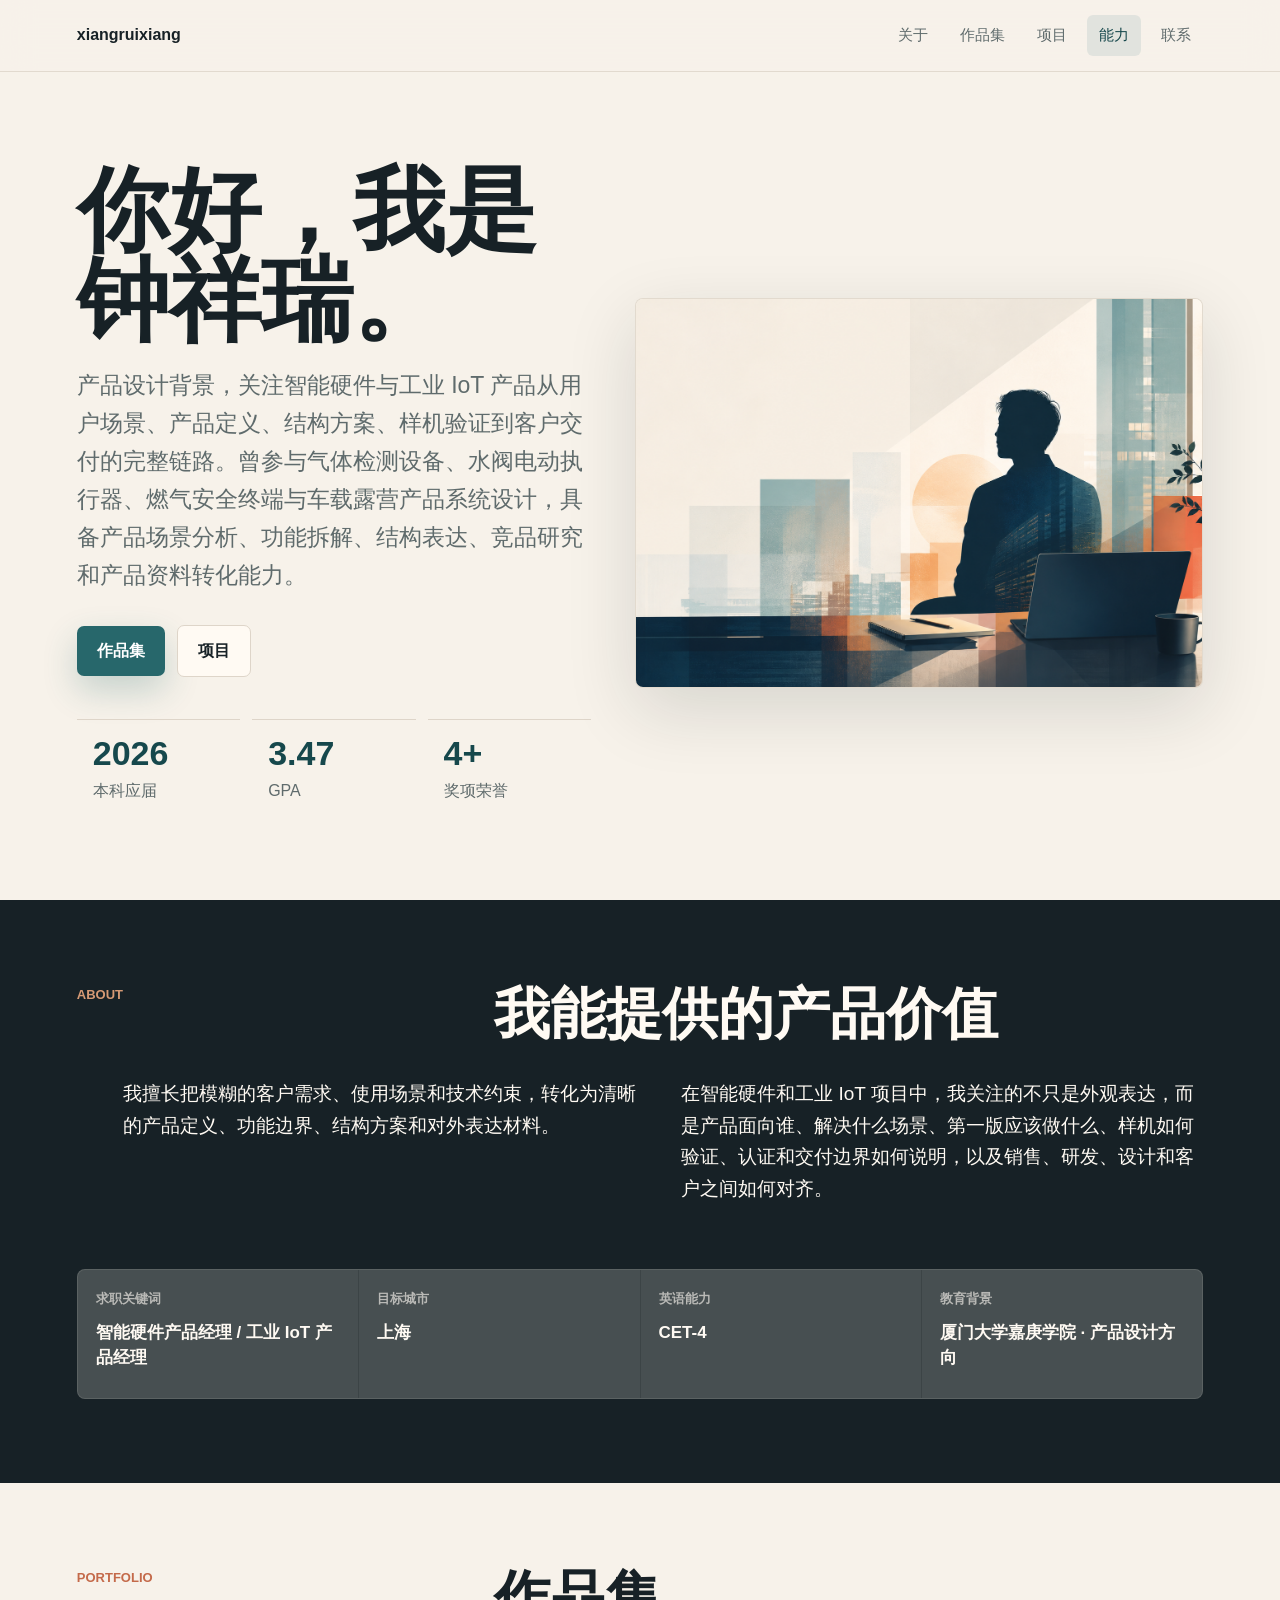
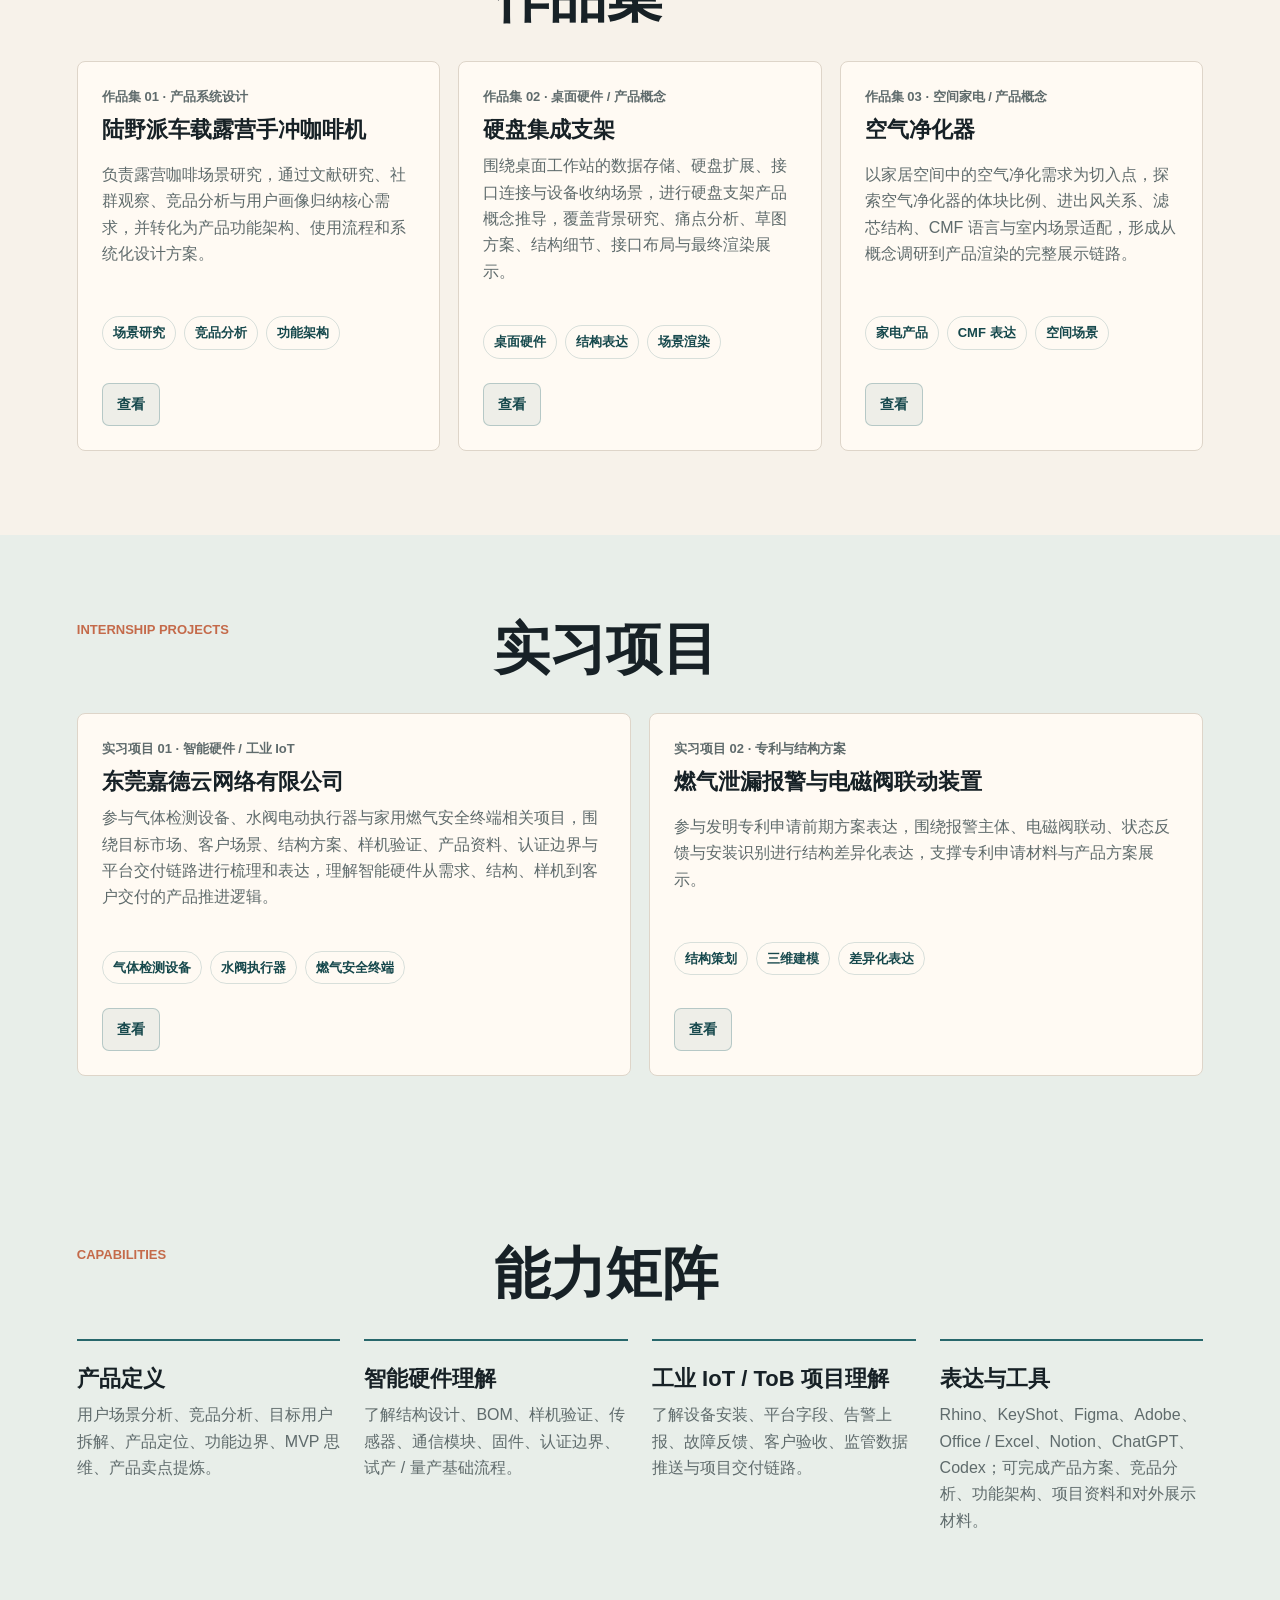
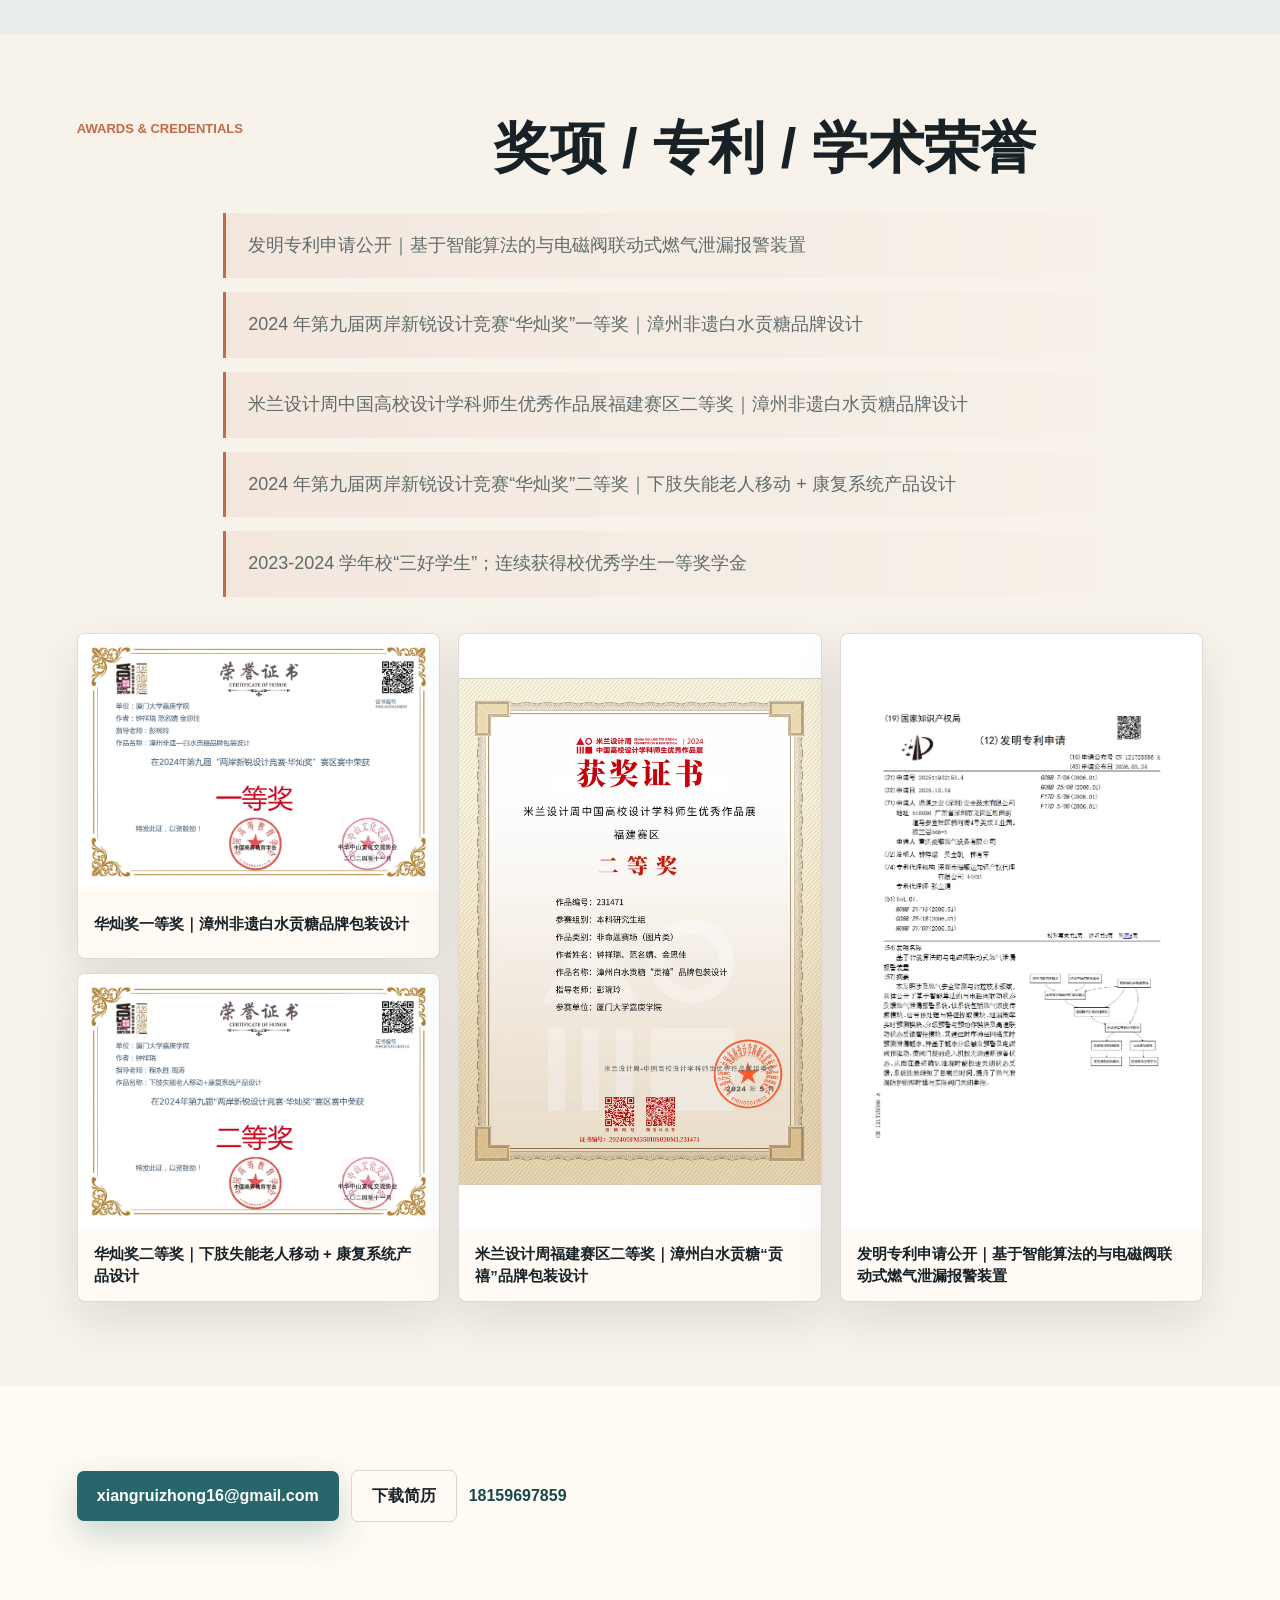
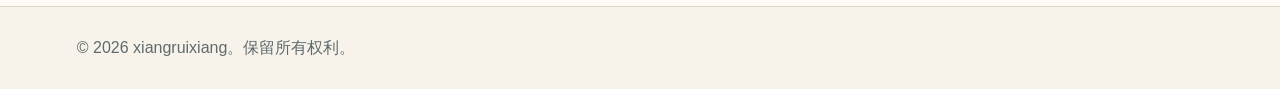
<file: index.html>
<!DOCTYPE html>
<html lang="zh-CN">
  <head>
    <meta charset="UTF-8" />
    <meta name="viewport" content="width=device-width, initial-scale=1.0" />
    <title>xiangruixiang | 智能硬件产品经理方向</title>
    <meta
      name="description"
      content="xiangruixiang 的个人介绍网站，展示智能硬件产品经理与工业 IoT 产品经理方向的项目经历、产品定义能力和作品证据。"
    />
    <link rel="canonical" href="https://www.xiangruixiang.io/" />
    <meta property="og:url" content="https://www.xiangruixiang.io/" />
    <meta property="og:site_name" content="xiangruixiang" />
    <link rel="stylesheet" href="styles.css?v=portfolio-projects" />
  </head>
  <body>
    <header class="site-header">
      <a class="brand" href="#top" aria-label="返回首页">xiangruixiang</a>
      <button class="nav-toggle" type="button" aria-label="打开导航" aria-expanded="false">
        <span></span>
        <span></span>
        <span></span>
      </button>
      <nav class="site-nav" aria-label="主导航">
        <a href="#about">关于</a>
        <a href="#portfolio">作品集</a>
        <a href="#projects">项目</a>
        <a href="#skills">能力</a>
        <a href="#contact">联系</a>
      </nav>
    </header>

    <main id="top">
      <section class="hero" aria-labelledby="hero-title">
        <div class="hero-copy">
          <h1 id="hero-title">你好，我是钟祥瑞。</h1>
          <p class="hero-lede">
            产品设计背景，关注智能硬件与工业 IoT 产品从用户场景、产品定义、结构方案、样机验证到客户交付的完整链路。曾参与气体检测设备、水阀电动执行器、燃气安全终端与车载露营产品系统设计，具备产品场景分析、功能拆解、结构表达、竞品研究和产品资料转化能力。
          </p>
          <div class="hero-actions">
            <a class="button primary" href="#portfolio">作品集</a>
            <a class="button secondary" href="#projects">项目</a>
          </div>
          <dl class="hero-stats" aria-label="个人亮点">
            <div>
              <dt>2026</dt>
              <dd>本科应届</dd>
            </div>
            <div>
              <dt>3.47</dt>
              <dd>GPA</dd>
            </div>
            <div>
              <dt>4+</dt>
              <dd>奖项荣誉</dd>
            </div>
          </dl>
        </div>
        <figure class="hero-media">
          <img src="assets/hero-portrait.png" alt="个人主页的编辑风格封面视觉" />
        </figure>
      </section>

      <section class="section intro-band" id="about" aria-labelledby="about-title">
        <div class="section-heading">
          <p class="eyebrow">About</p>
          <h2 id="about-title">我能提供的产品价值</h2>
        </div>
        <div class="about-grid">
          <p>
            我擅长把模糊的客户需求、使用场景和技术约束，转化为清晰的产品定义、功能边界、结构方案和对外表达材料。
          </p>
          <p>
            在智能硬件和工业 IoT 项目中，我关注的不只是外观表达，而是产品面向谁、解决什么场景、第一版应该做什么、样机如何验证、认证和交付边界如何说明，以及销售、研发、设计和客户之间如何对齐。
          </p>
        </div>
        <div class="resume-facts" aria-label="简历摘要">
          <div>
            <span>求职关键词</span>
            <strong>智能硬件产品经理 / 工业 IoT 产品经理</strong>
          </div>
          <div>
            <span>目标城市</span>
            <strong>上海</strong>
          </div>
          <div>
            <span>英语能力</span>
            <strong>CET-4</strong>
          </div>
          <div>
            <span>教育背景</span>
            <strong>厦门大学嘉庚学院 · 产品设计方向</strong>
          </div>
        </div>
      </section>

      <section class="section" id="portfolio" aria-labelledby="portfolio-title">
        <div class="section-heading">
          <p class="eyebrow">Portfolio</p>
          <h2 id="portfolio-title">作品集</h2>
        </div>
        <div class="project-list">
          <a class="project-card project-card-link" href="luyepai.html">
            <div>
              <p class="project-kicker">作品集 01 · 产品系统设计</p>
              <h3>陆野派车载露营手冲咖啡机</h3>
            </div>
            <p>
              负责露营咖啡场景研究，通过文献研究、社群观察、竞品分析与用户画像归纳核心需求，并转化为产品功能架构、使用流程和系统化设计方案。
            </p>
            <ul class="tags" aria-label="项目标签">
              <li>场景研究</li>
              <li>竞品分析</li>
              <li>功能架构</li>
            </ul>
            <span class="project-detail-button">查看</span>
          </a>
          <a class="project-card project-card-link" href="hard-drive-bracket.html">
            <div>
              <p class="project-kicker">作品集 02 · 桌面硬件 / 产品概念</p>
              <h3>硬盘集成支架</h3>
            </div>
            <p>
              围绕桌面工作站的数据存储、硬盘扩展、接口连接与设备收纳场景，进行硬盘支架产品概念推导，覆盖背景研究、痛点分析、草图方案、结构细节、接口布局与最终渲染展示。
            </p>
            <ul class="tags" aria-label="项目标签">
              <li>桌面硬件</li>
              <li>结构表达</li>
              <li>场景渲染</li>
            </ul>
            <span class="project-detail-button">查看</span>
          </a>
          <a class="project-card project-card-link" href="air-purifier.html">
            <div>
              <p class="project-kicker">作品集 03 · 空间家电 / 产品概念</p>
              <h3>空气净化器</h3>
            </div>
            <p>
              以家居空间中的空气净化需求为切入点，探索空气净化器的体块比例、进出风关系、滤芯结构、CMF 语言与室内场景适配，形成从概念调研到产品渲染的完整展示链路。
            </p>
            <ul class="tags" aria-label="项目标签">
              <li>家电产品</li>
              <li>CMF 表达</li>
              <li>空间场景</li>
            </ul>
            <span class="project-detail-button">查看</span>
          </a>
        </div>
      </section>

      <section class="section project-section-secondary" id="projects" aria-labelledby="projects-title">
        <div class="section-heading">
          <p class="eyebrow">Internship Projects</p>
          <h2 id="projects-title">实习项目</h2>
        </div>
        <div class="project-list project-list-two">
          <a class="project-card project-card-link" href="jiadeyun.html">
            <div>
              <p class="project-kicker">实习项目 01 · 智能硬件 / 工业 IoT</p>
              <h3>东莞嘉德云网络有限公司</h3>
            </div>
            <p>
              参与气体检测设备、水阀电动执行器与家用燃气安全终端相关项目，围绕目标市场、客户场景、结构方案、样机验证、产品资料、认证边界与平台交付链路进行梳理和表达，理解智能硬件从需求、结构、样机到客户交付的产品推进逻辑。
            </p>
            <ul class="tags" aria-label="项目标签">
              <li>气体检测设备</li>
              <li>水阀执行器</li>
              <li>燃气安全终端</li>
            </ul>
            <span class="project-detail-button">查看</span>
          </a>
          <a class="project-card project-card-link" href="patent.html">
            <div>
              <p class="project-kicker">实习项目 02 · 专利与结构方案</p>
              <h3>燃气泄漏报警与电磁阀联动装置</h3>
            </div>
            <p>
              参与发明专利申请前期方案表达，围绕报警主体、电磁阀联动、状态反馈与安装识别进行结构差异化表达，支撑专利申请材料与产品方案展示。
            </p>
            <ul class="tags" aria-label="项目标签">
              <li>结构策划</li>
              <li>三维建模</li>
              <li>差异化表达</li>
            </ul>
            <span class="project-detail-button">查看</span>
          </a>
        </div>
      </section>

      <section class="section split-section" id="skills" aria-labelledby="skills-title">
        <div class="section-heading">
          <p class="eyebrow">Capabilities</p>
          <h2 id="skills-title">能力矩阵</h2>
        </div>
        <div class="skill-columns">
          <div class="skill-block">
            <h3>产品定义</h3>
            <p>用户场景分析、竞品分析、目标用户拆解、产品定位、功能边界、MVP 思维、产品卖点提炼。</p>
          </div>
          <div class="skill-block">
            <h3>智能硬件理解</h3>
            <p>了解结构设计、BOM、样机验证、传感器、通信模块、固件、认证边界、试产 / 量产基础流程。</p>
          </div>
          <div class="skill-block">
            <h3>工业 IoT / ToB 项目理解</h3>
            <p>了解设备安装、平台字段、告警上报、故障反馈、客户验收、监管数据推送与项目交付链路。</p>
          </div>
          <div class="skill-block">
            <h3>表达与工具</h3>
            <p>Rhino、KeyShot、Figma、Adobe、Office / Excel、Notion、ChatGPT、Codex；可完成产品方案、竞品分析、功能架构、项目资料和对外展示材料。</p>
          </div>
        </div>
      </section>

      <section class="section awards-section" aria-labelledby="awards-title">
        <div class="section-heading">
          <p class="eyebrow">Awards & Credentials</p>
          <h2 id="awards-title">奖项 / 专利 / 学术荣誉</h2>
        </div>
        <ul class="award-list">
          <li>发明专利申请公开｜基于智能算法的与电磁阀联动式燃气泄漏报警装置</li>
          <li>2024 年第九届两岸新锐设计竞赛“华灿奖”一等奖｜漳州非遗白水贡糖品牌设计</li>
          <li>米兰设计周中国高校设计学科师生优秀作品展福建赛区二等奖｜漳州非遗白水贡糖品牌设计</li>
          <li>2024 年第九届两岸新锐设计竞赛“华灿奖”二等奖｜下肢失能老人移动 + 康复系统产品设计</li>
          <li>2023-2024 学年校“三好学生”；连续获得校优秀学生一等奖学金</li>
        </ul>
        <div class="award-gallery" aria-label="奖项与荣誉图片展示">
          <div class="award-stack">
            <figure class="award-proof-card">
              <img
                src="assets/awards/huacan-baishui-first-prize.webp"
                alt="第九届两岸新锐设计竞赛华灿奖一等奖证书"
                width="1900"
                height="1343"
                loading="lazy"
                decoding="async"
              />
              <figcaption>华灿奖一等奖｜漳州非遗白水贡糖品牌包装设计</figcaption>
            </figure>
            <figure class="award-proof-card">
              <img
                src="assets/awards/huacan-rehab-second-prize.webp"
                alt="第九届两岸新锐设计竞赛华灿奖二等奖证书"
                width="1900"
                height="1343"
                loading="lazy"
                decoding="async"
              />
              <figcaption>华灿奖二等奖｜下肢失能老人移动 + 康复系统产品设计</figcaption>
            </figure>
          </div>
          <figure class="award-proof-card">
            <img
              src="assets/awards/milan-design-week-second-prize.webp"
              alt="米兰设计周中国高校设计学科师生优秀作品展福建赛区二等奖证书"
              width="1356"
              height="1900"
              loading="lazy"
              decoding="async"
            />
            <figcaption>米兰设计周福建赛区二等奖｜漳州白水贡糖“贡禧”品牌包装设计</figcaption>
          </figure>
          <figure class="award-proof-card">
            <img
              src="assets/awards/gas-leakage-patent-application.webp"
              alt="基于智能算法的与电磁阀联动式燃气泄漏报警装置发明专利申请公开页面"
              width="793"
              height="1083"
              loading="lazy"
              decoding="async"
            />
            <figcaption>发明专利申请公开｜基于智能算法的与电磁阀联动式燃气泄漏报警装置</figcaption>
          </figure>
        </div>
      </section>

      <section class="contact-section" id="contact" aria-label="联系">
        <div class="contact-actions">
          <a class="button primary" href="mailto:xiangruizhong16@gmail.com">xiangruizhong16@gmail.com</a>
          <a class="button secondary" href="assets/resume/zhong-xiangrui-product-manager-resume.docx" download="zhong-xiangrui-product-manager-resume.docx">下载简历</a>
          <a class="text-link" href="tel:18159697859">18159697859</a>
        </div>
      </section>
    </main>

    <footer class="site-footer">
      <p>© <span id="year"></span> xiangruixiang。保留所有权利。</p>
    </footer>

    <script src="script.js?v=static-report"></script>
  </body>
</html>
</file>
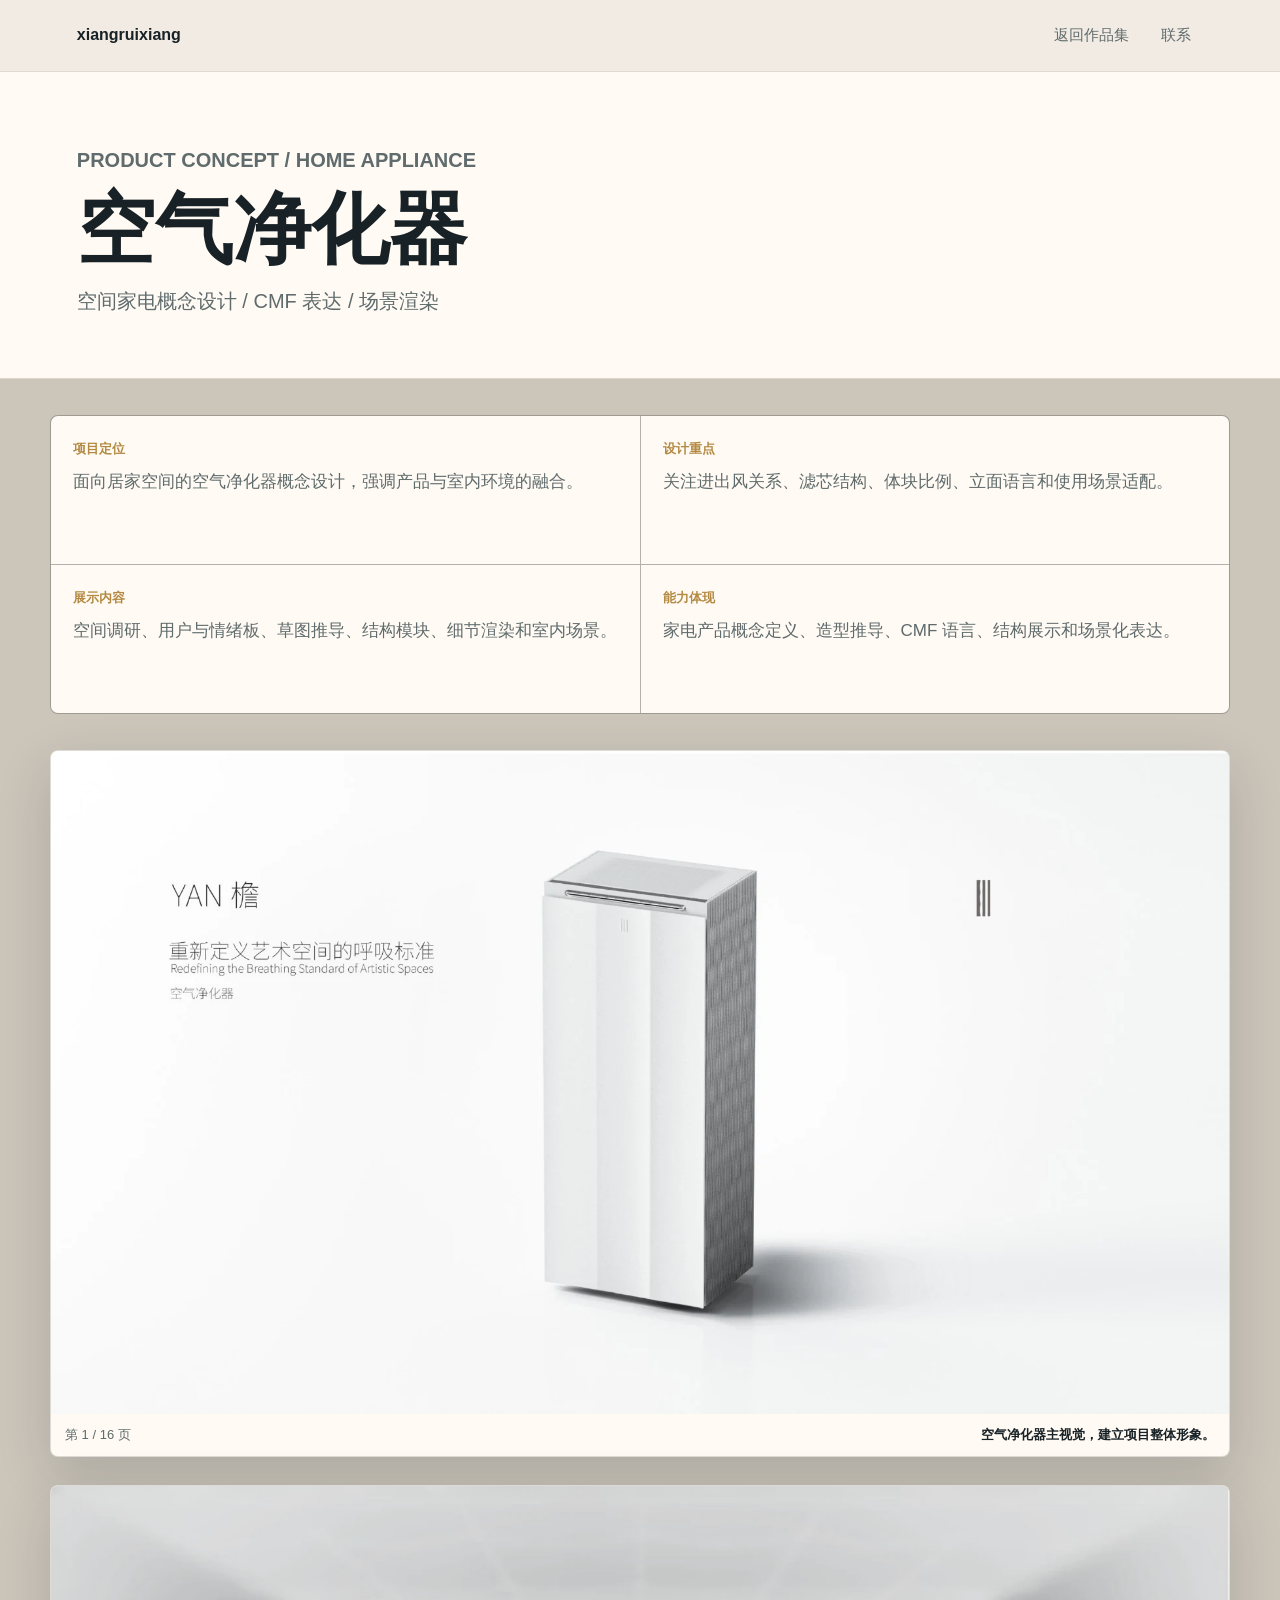
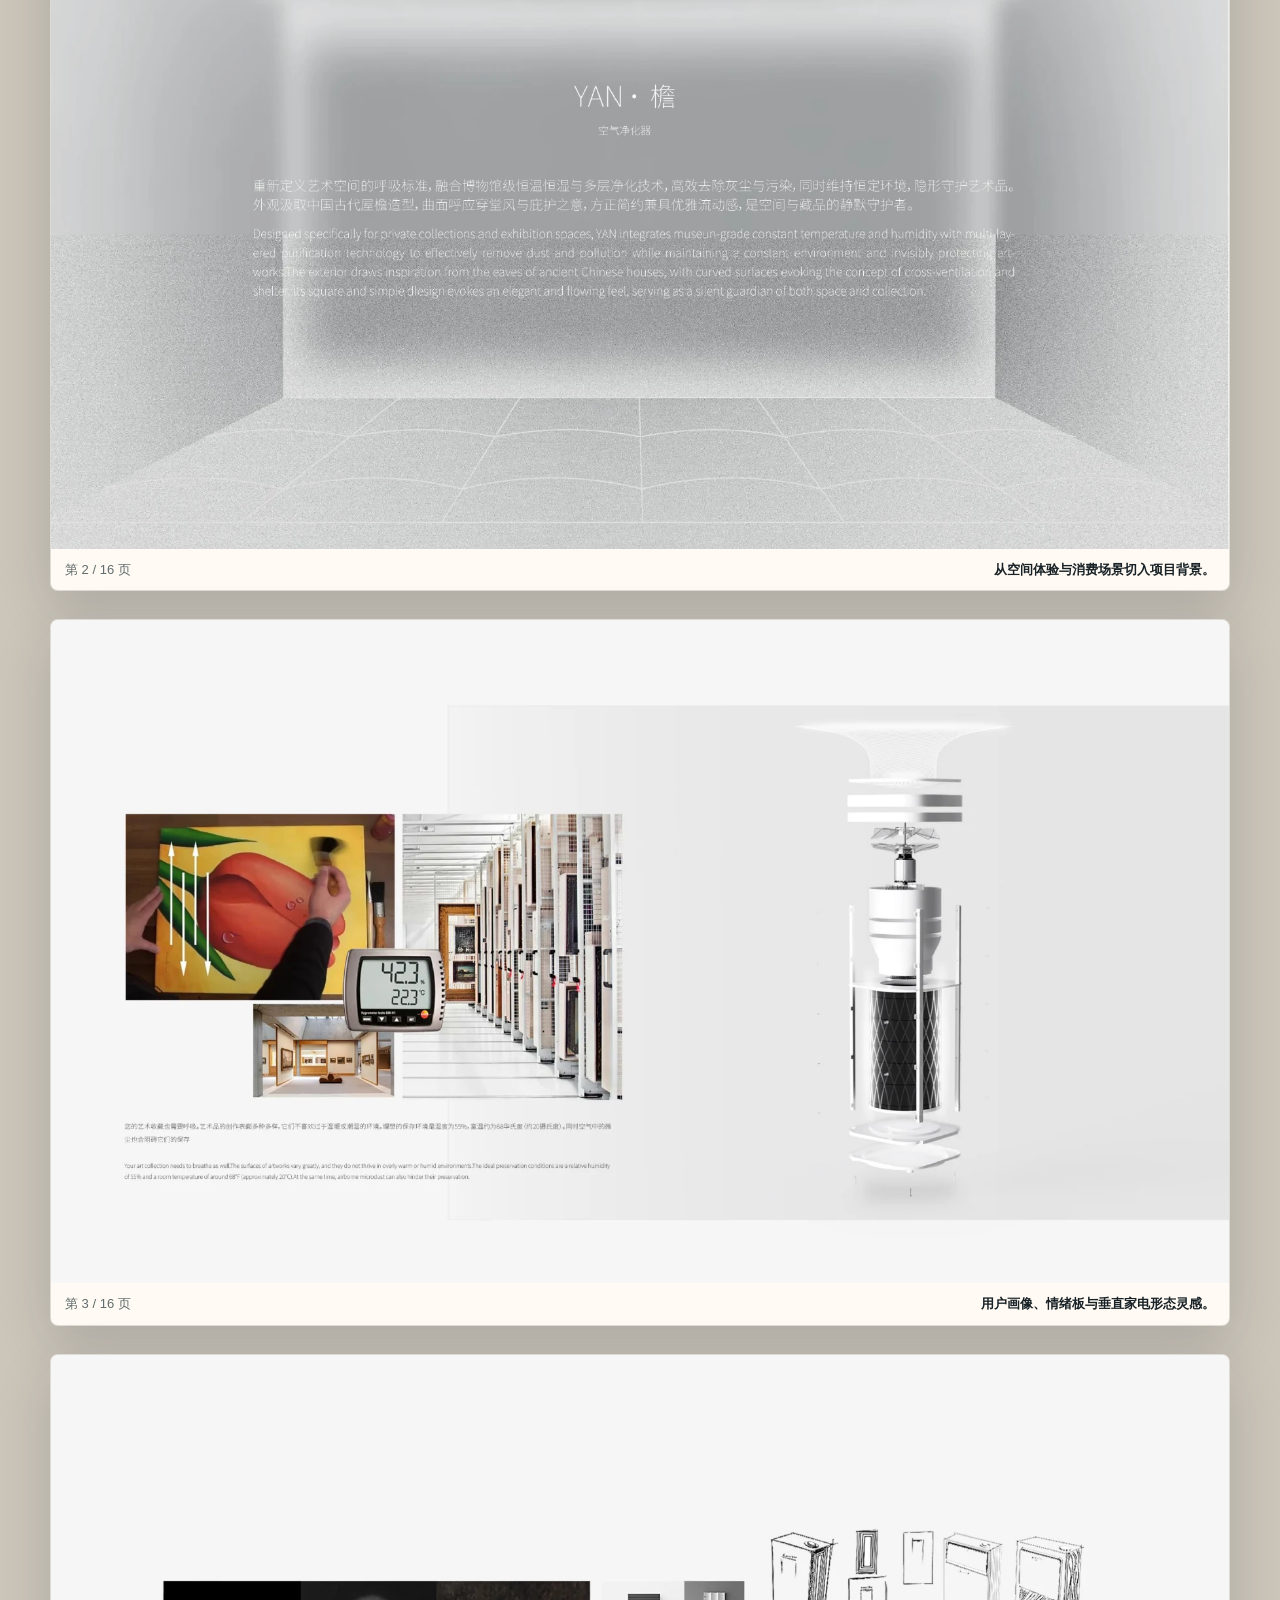
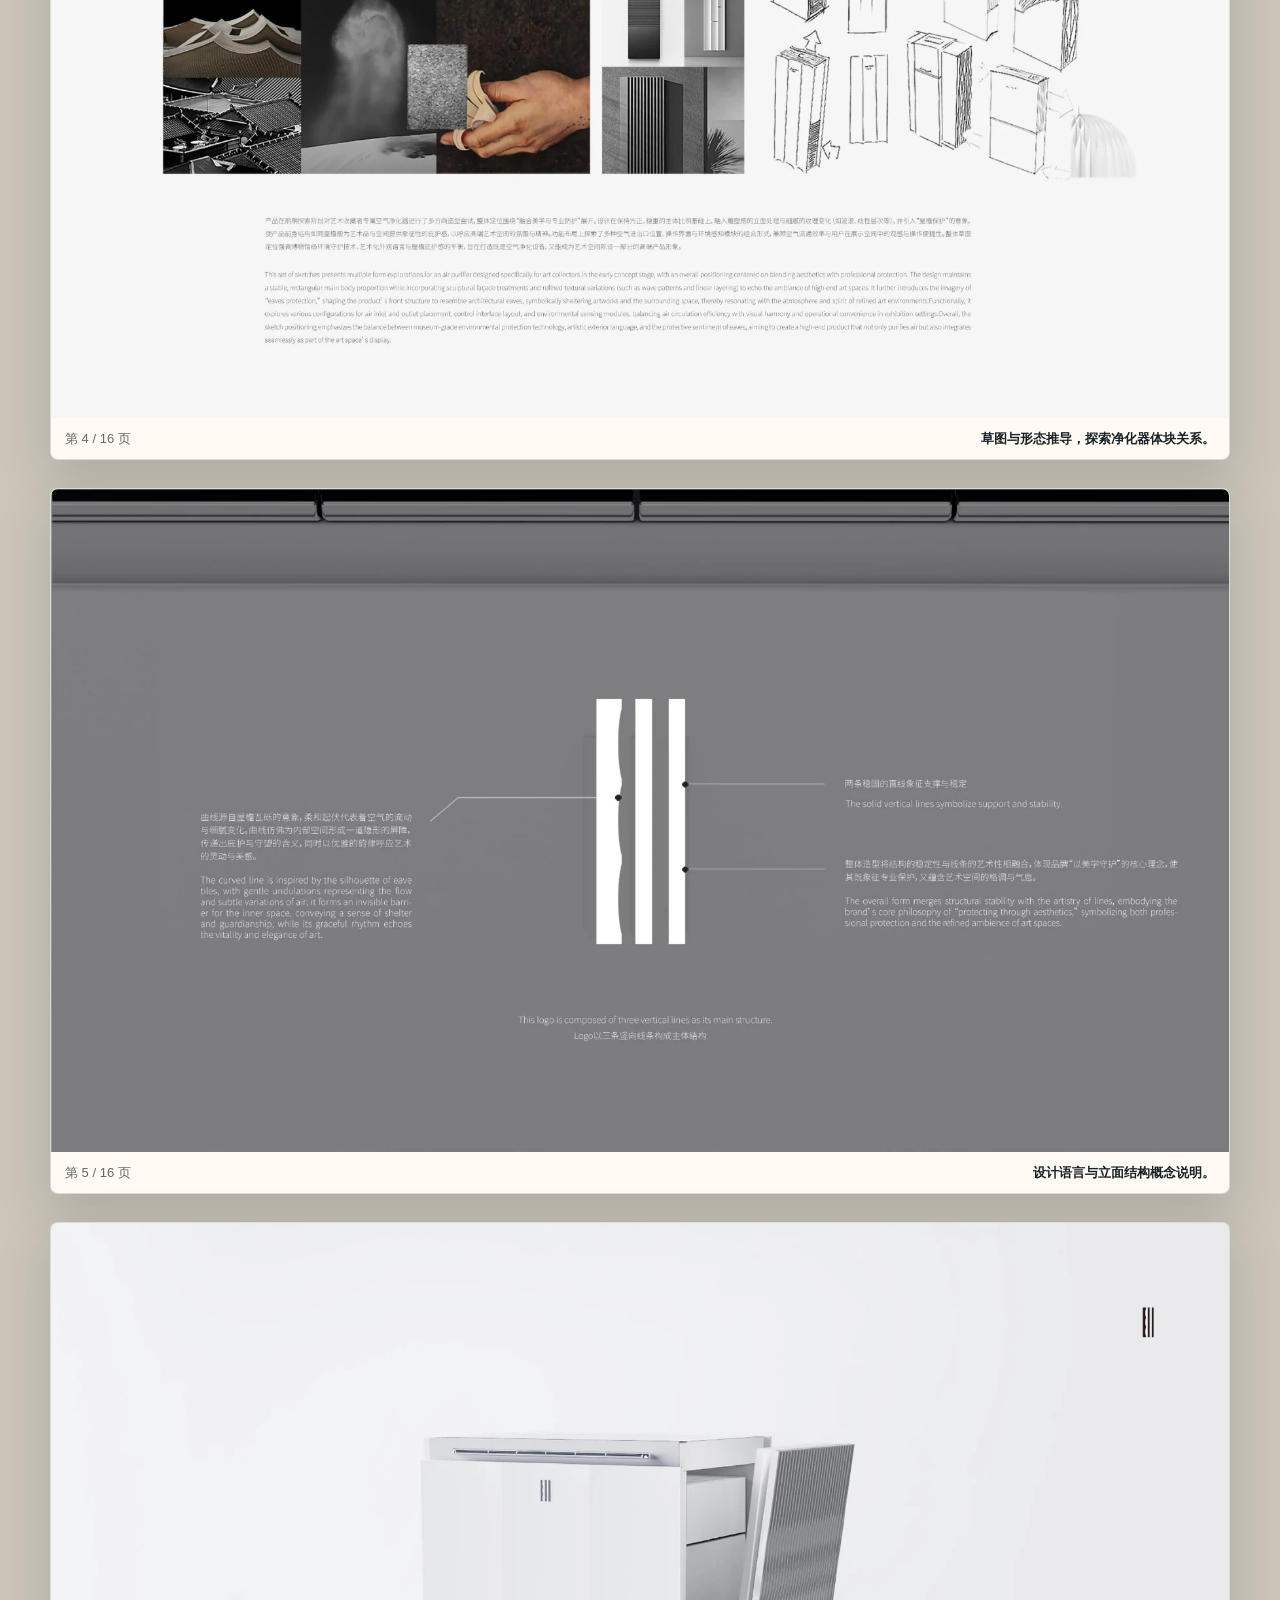
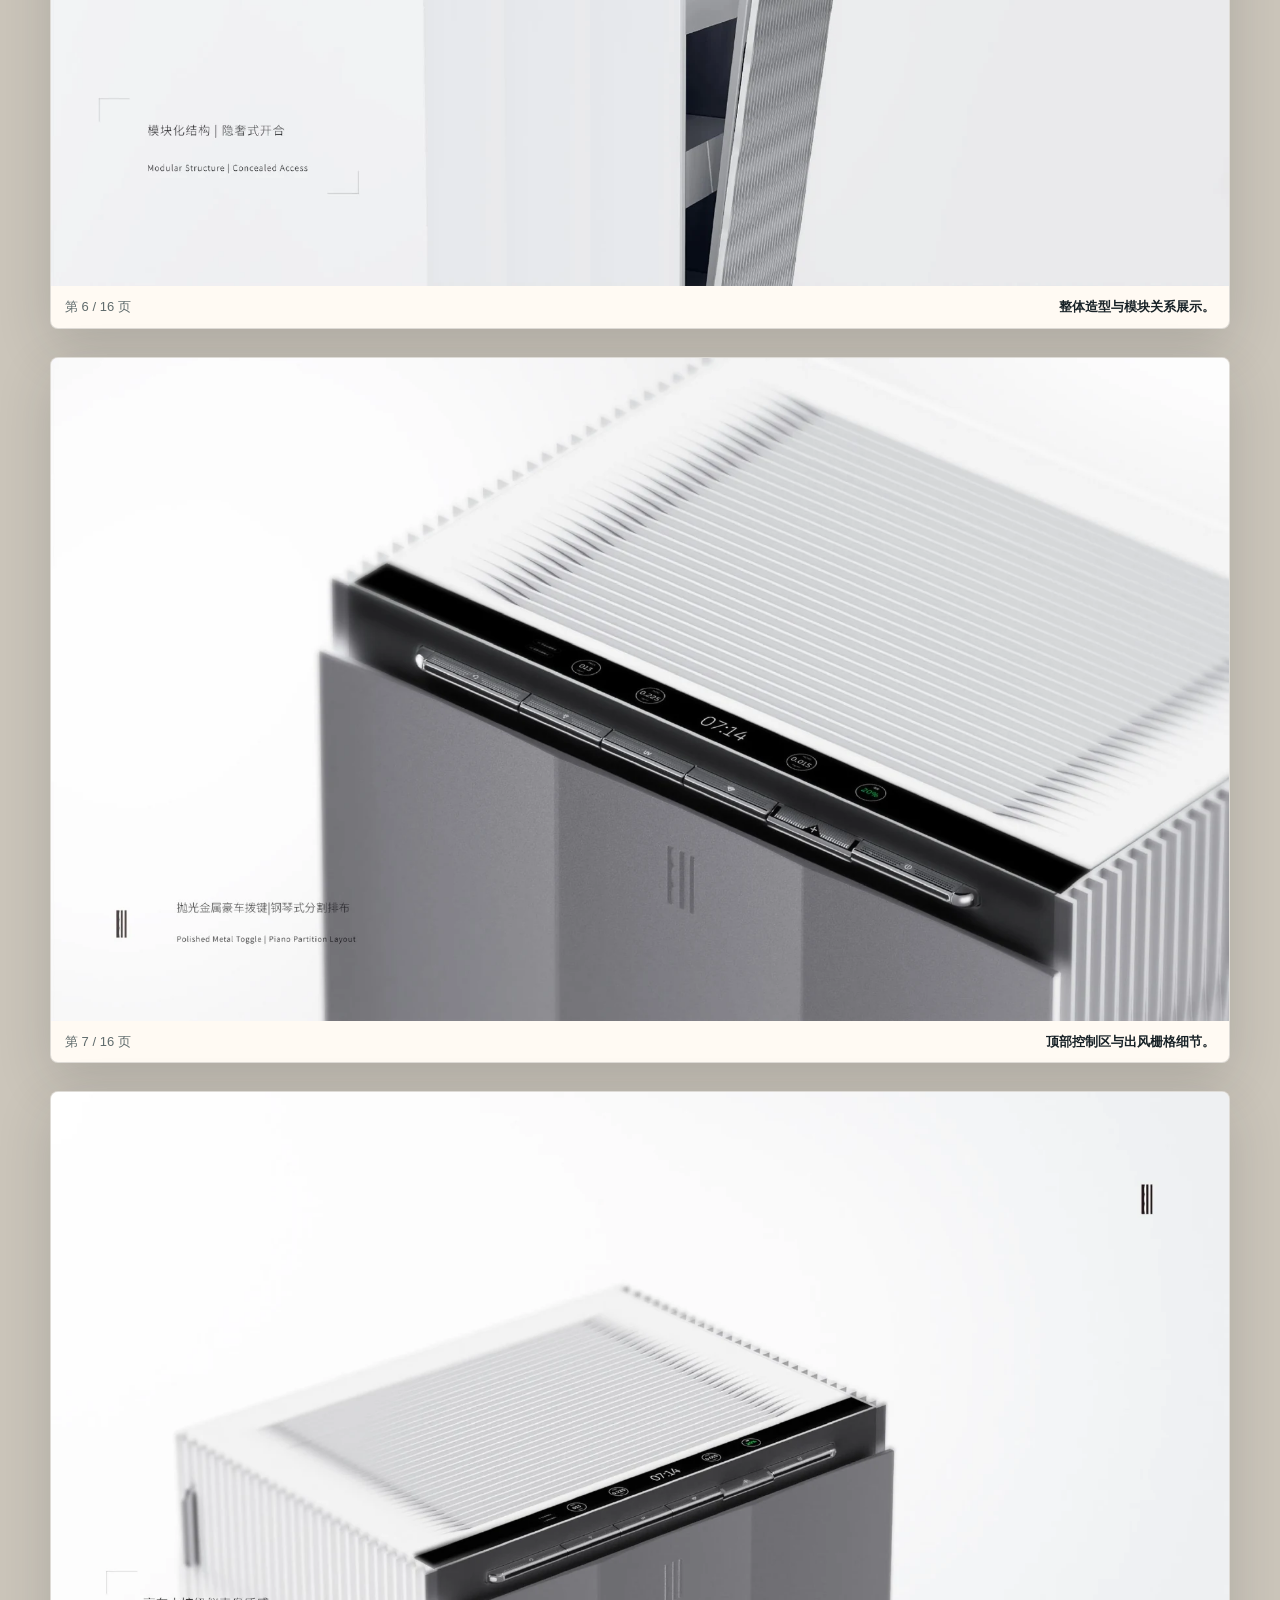
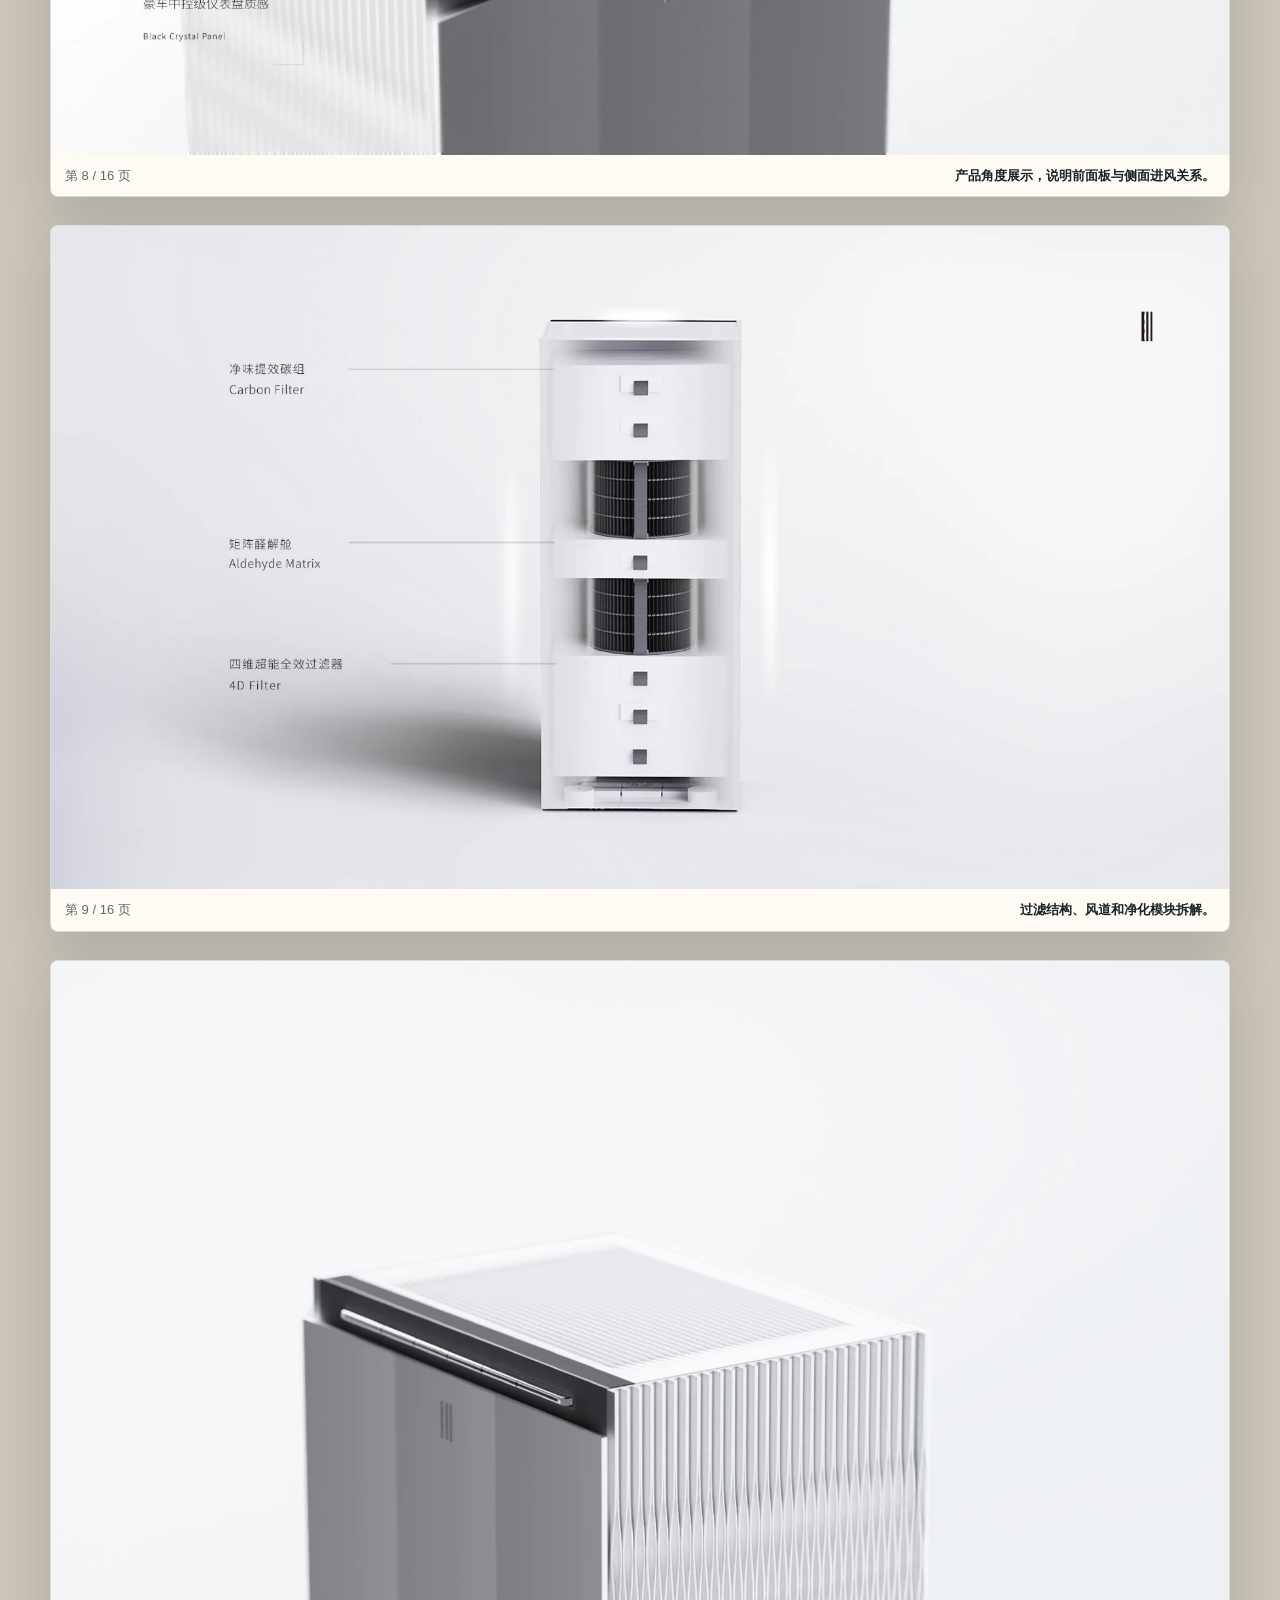
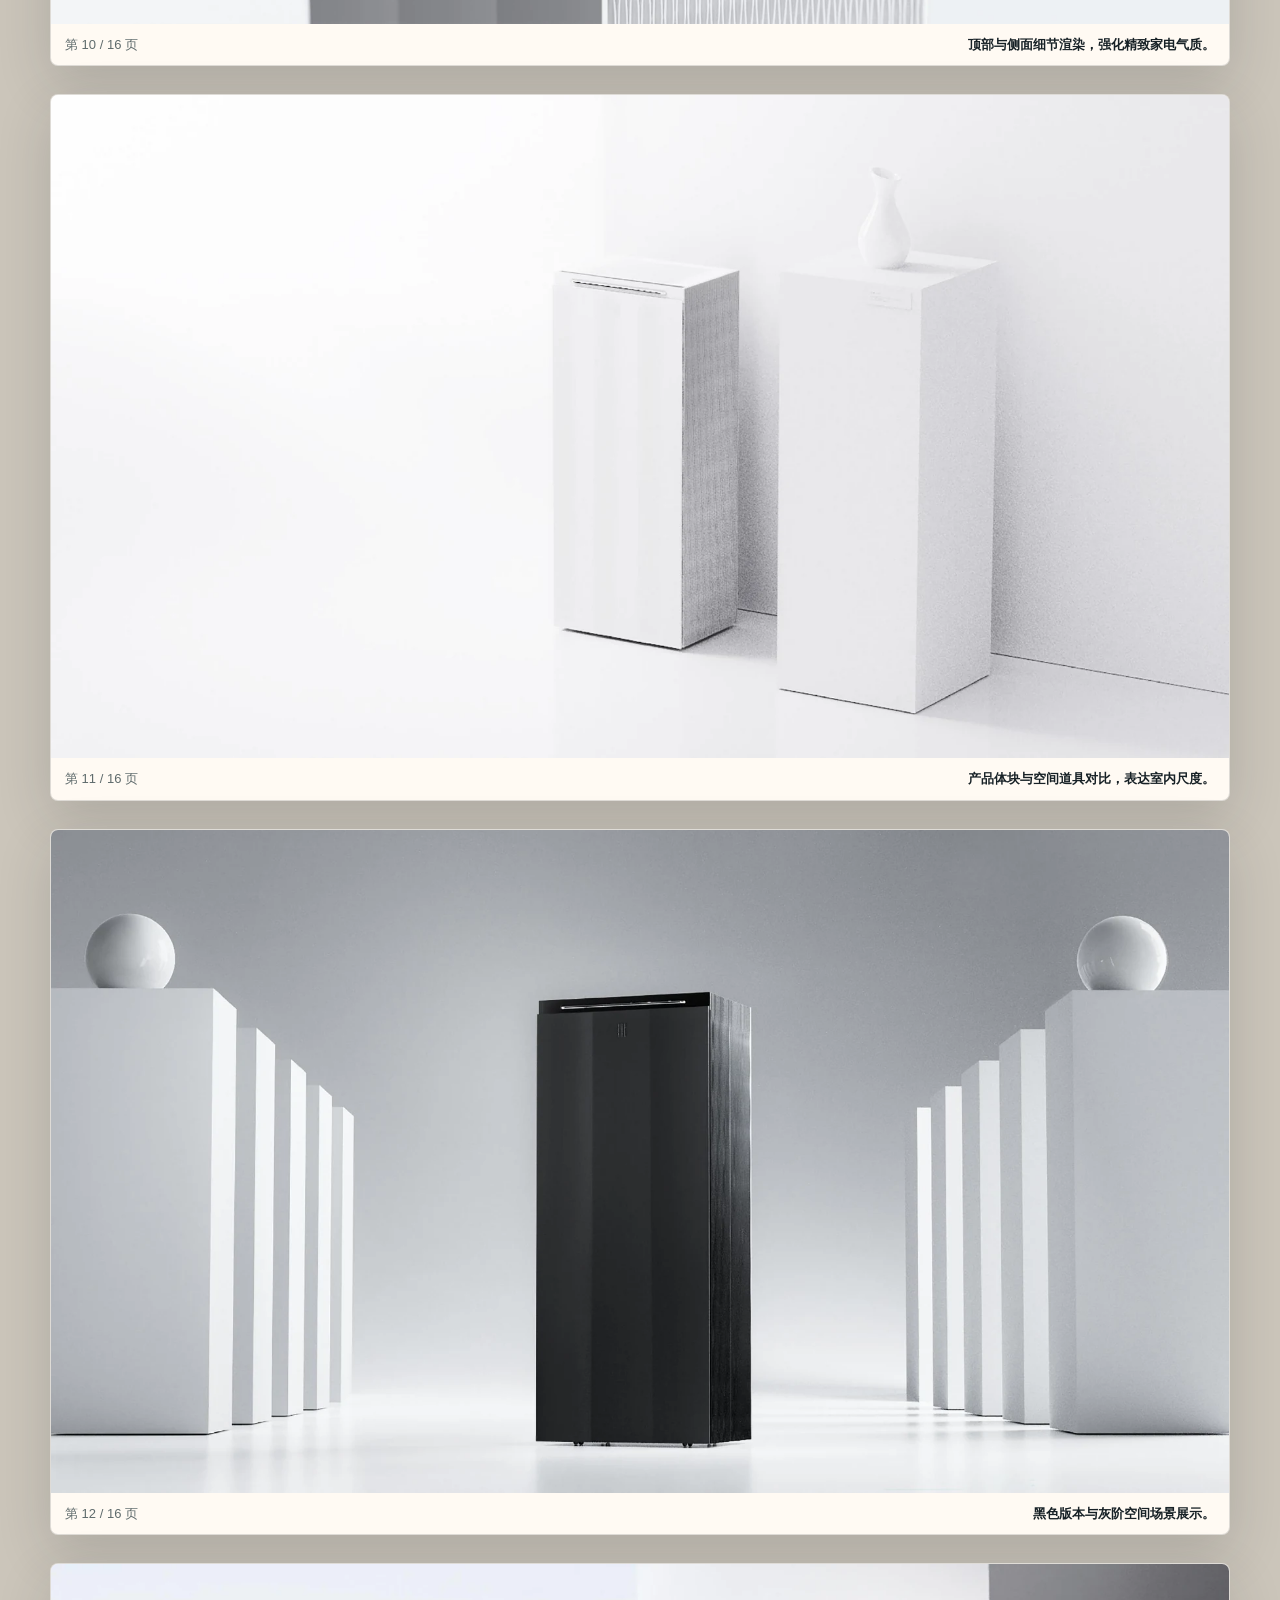
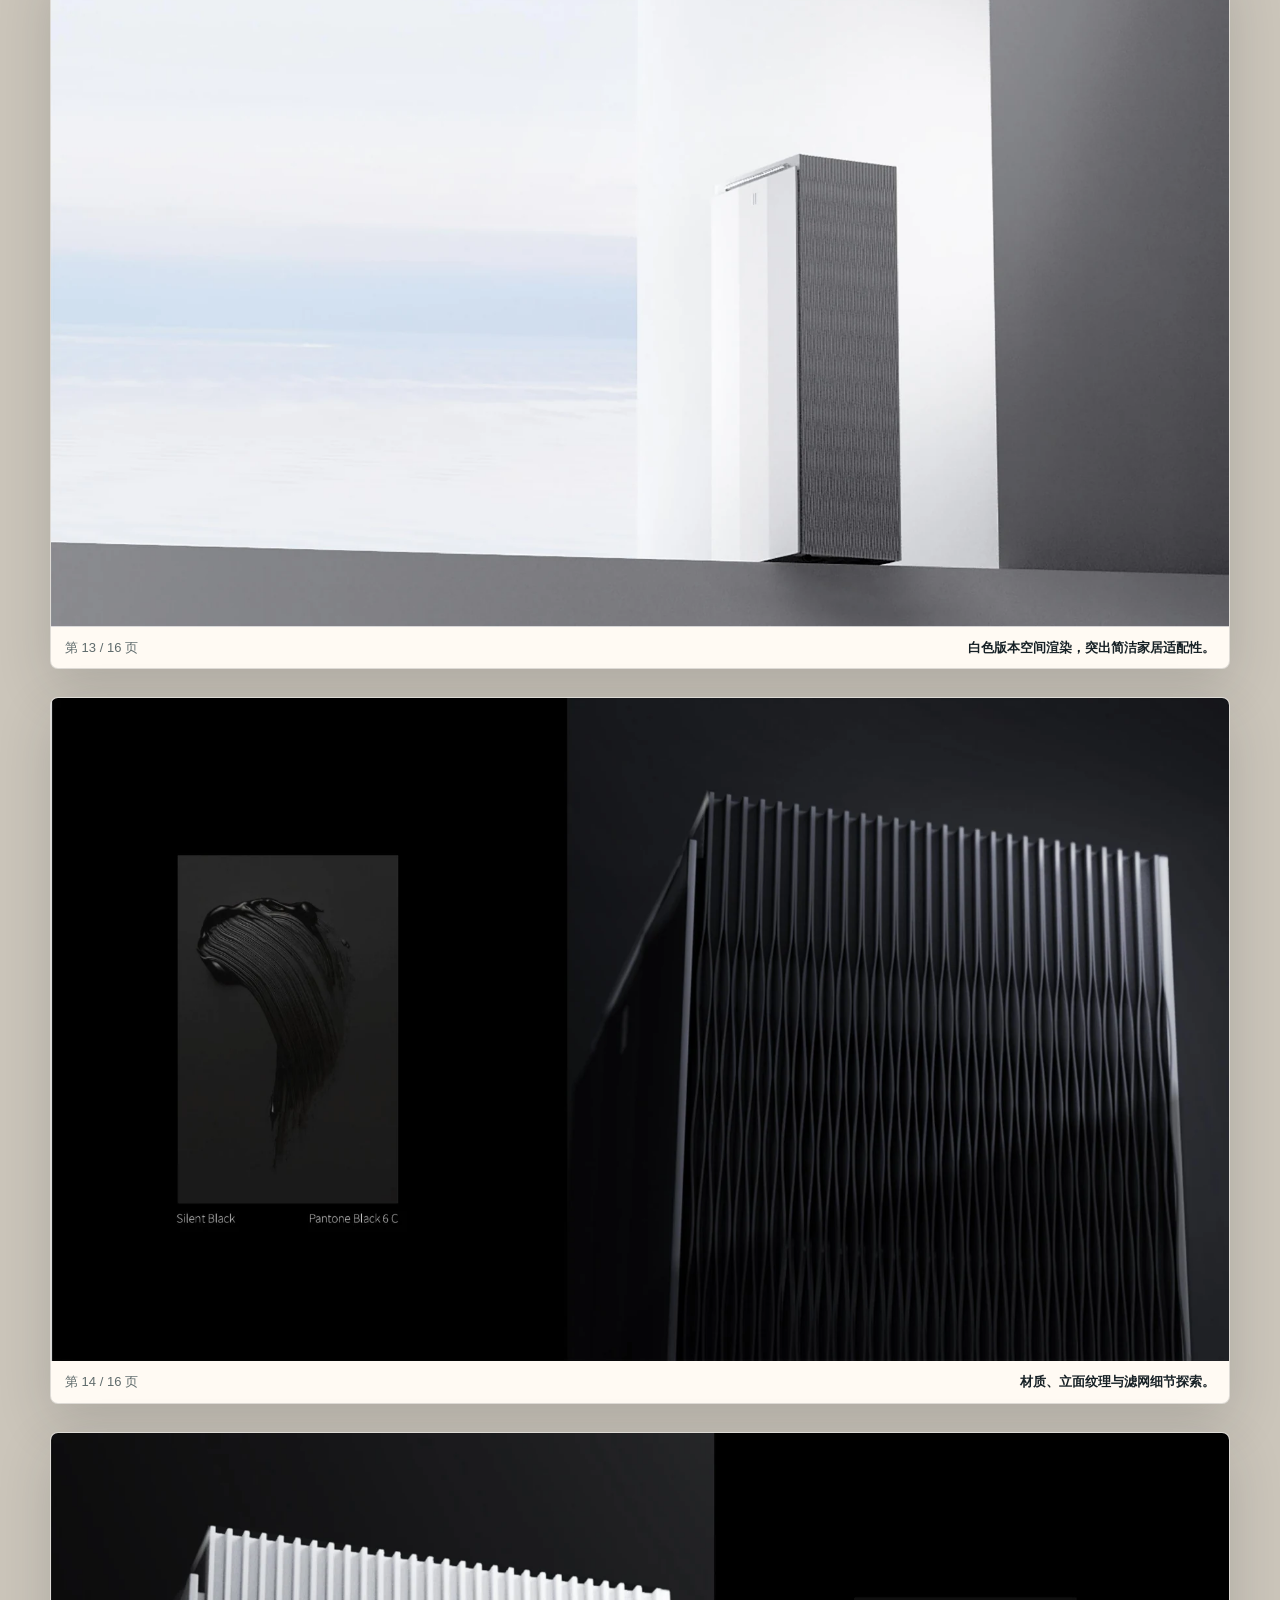
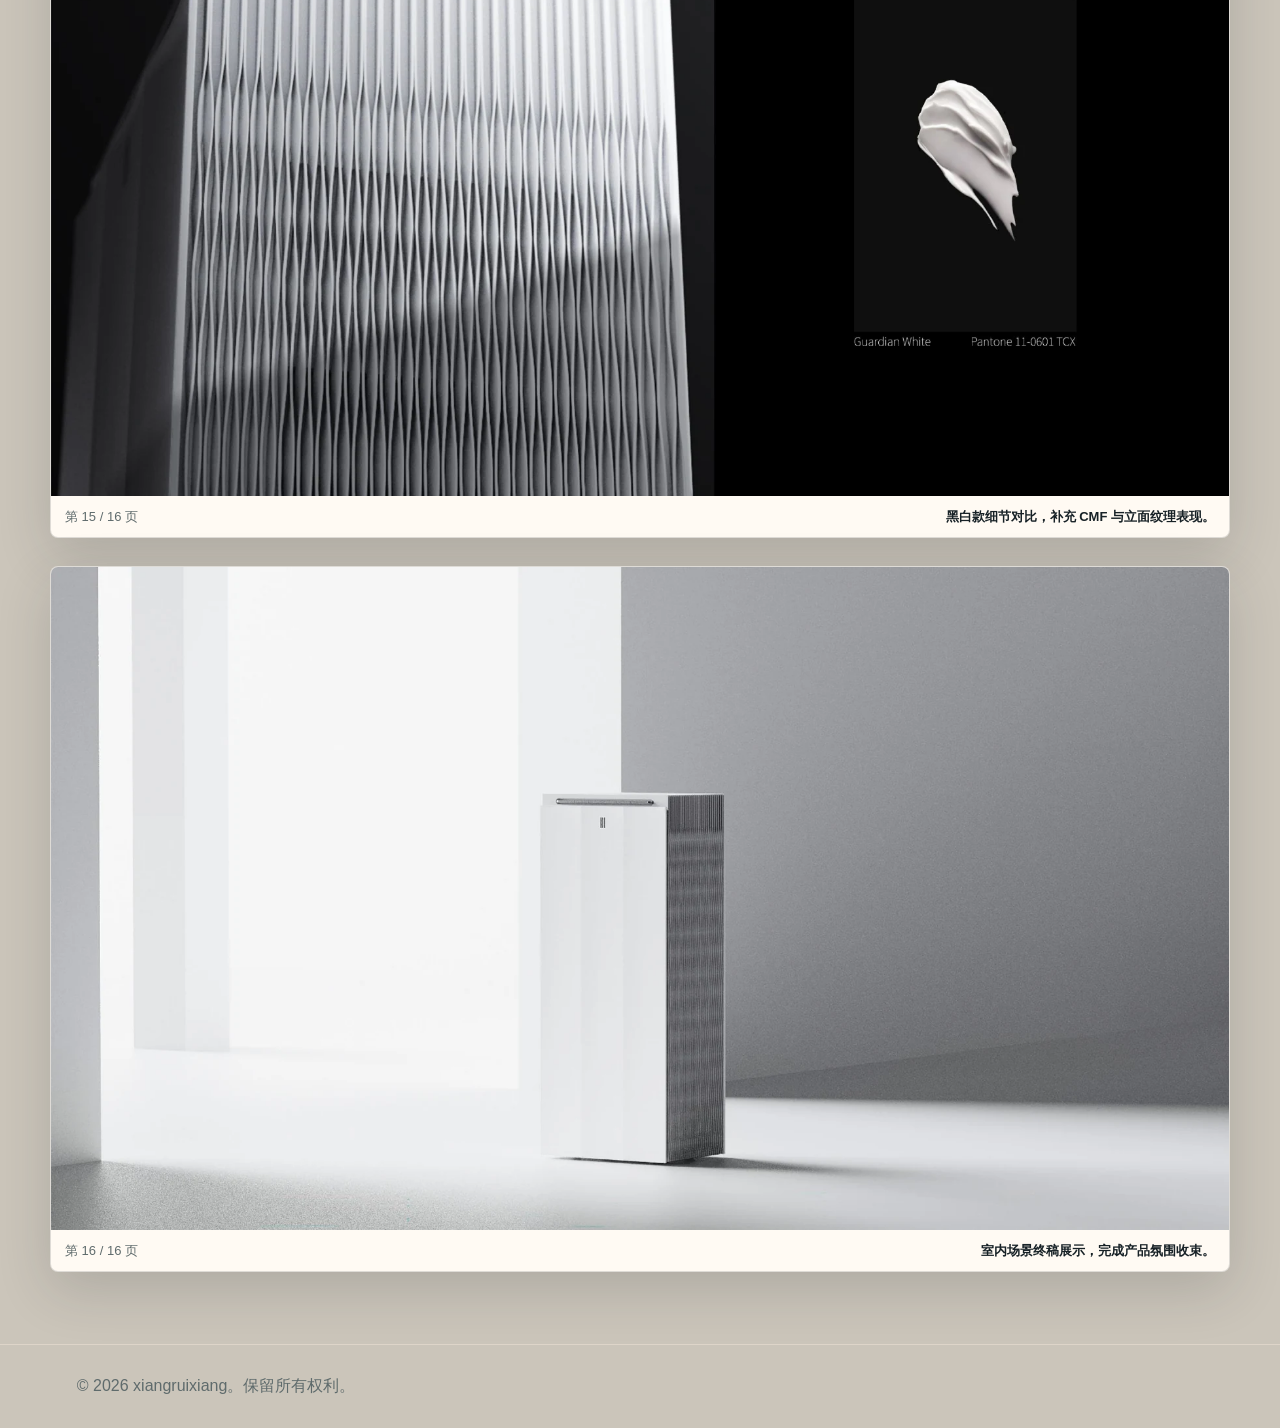
<file: air-purifier.html>
<!DOCTYPE html>
<html lang="zh-CN">
  <head>
    <meta charset="UTF-8" />
    <meta name="viewport" content="width=device-width, initial-scale=1.0" />
    <title>空气净化器 | xiangruixiang</title>
    <meta
      name="description"
      content="空气净化器产品概念项目展示，包含空间调研、造型推导、结构细节、CMF 和场景渲染。"
    />
    <link rel="stylesheet" href="styles.css?v=hard-air-projects" />
  </head>
  <body class="project-detail-page">
    <header class="site-header">
      <a class="brand" href="index.html" aria-label="返回首页">xiangruixiang</a>
      <nav class="site-nav" aria-label="项目导航">
        <a href="index.html#portfolio">返回作品集</a>
        <a href="index.html#contact">联系</a>
      </nav>
    </header>

    <main>
      <section class="report-hero" aria-labelledby="air-purifier-title">
        <p class="eyebrow">Product Concept / Home Appliance</p>
        <h1 id="air-purifier-title">空气净化器</h1>
        <p>空间家电概念设计 / CMF 表达 / 场景渲染</p>
      </section>

      <section class="project-brief" aria-label="空气净化器项目摘要">
        <dl>
          <div>
            <dt>项目定位</dt>
            <dd>面向居家空间的空气净化器概念设计，强调产品与室内环境的融合。</dd>
          </div>
          <div>
            <dt>设计重点</dt>
            <dd>关注进出风关系、滤芯结构、体块比例、立面语言和使用场景适配。</dd>
          </div>
          <div>
            <dt>展示内容</dt>
            <dd>空间调研、用户与情绪板、草图推导、结构模块、细节渲染和室内场景。</dd>
          </div>
          <div>
            <dt>能力体现</dt>
            <dd>家电产品概念定义、造型推导、CMF 语言、结构展示和场景化表达。</dd>
          </div>
        </dl>
      </section>

      <section class="static-report-gallery" aria-label="空气净化器项目页面">
        <figure class="static-report-page">
          <img src="assets/air-purifier-report/page-01.webp" alt="空气净化器项目第 1 页" width="1800" height="1013" />
          <figcaption><span>第 1 / 16 页</span><span class="report-page-summary">空气净化器主视觉，建立项目整体形象。</span></figcaption>
        </figure>
        <figure class="static-report-page">
          <img src="assets/air-purifier-report/page-02.webp" alt="空气净化器项目第 2 页" width="1800" height="1013" loading="lazy" />
          <figcaption><span>第 2 / 16 页</span><span class="report-page-summary">从空间体验与消费场景切入项目背景。</span></figcaption>
        </figure>
        <figure class="static-report-page">
          <img src="assets/air-purifier-report/page-03.webp" alt="空气净化器项目第 3 页" width="1800" height="1013" loading="lazy" />
          <figcaption><span>第 3 / 16 页</span><span class="report-page-summary">用户画像、情绪板与垂直家电形态灵感。</span></figcaption>
        </figure>
        <figure class="static-report-page">
          <img src="assets/air-purifier-report/page-04.webp" alt="空气净化器项目第 4 页" width="1800" height="1013" loading="lazy" />
          <figcaption><span>第 4 / 16 页</span><span class="report-page-summary">草图与形态推导，探索净化器体块关系。</span></figcaption>
        </figure>
        <figure class="static-report-page">
          <img src="assets/air-purifier-report/page-05.webp" alt="空气净化器项目第 5 页" width="1800" height="1013" loading="lazy" />
          <figcaption><span>第 5 / 16 页</span><span class="report-page-summary">设计语言与立面结构概念说明。</span></figcaption>
        </figure>
        <figure class="static-report-page">
          <img src="assets/air-purifier-report/page-06.webp" alt="空气净化器项目第 6 页" width="1800" height="1013" loading="lazy" />
          <figcaption><span>第 6 / 16 页</span><span class="report-page-summary">整体造型与模块关系展示。</span></figcaption>
        </figure>
        <figure class="static-report-page">
          <img src="assets/air-purifier-report/page-07.webp" alt="空气净化器项目第 7 页" width="1800" height="1013" loading="lazy" />
          <figcaption><span>第 7 / 16 页</span><span class="report-page-summary">顶部控制区与出风栅格细节。</span></figcaption>
        </figure>
        <figure class="static-report-page">
          <img src="assets/air-purifier-report/page-08.webp" alt="空气净化器项目第 8 页" width="1800" height="1013" loading="lazy" />
          <figcaption><span>第 8 / 16 页</span><span class="report-page-summary">产品角度展示，说明前面板与侧面进风关系。</span></figcaption>
        </figure>
        <figure class="static-report-page">
          <img src="assets/air-purifier-report/page-09.webp" alt="空气净化器项目第 9 页" width="1800" height="1013" loading="lazy" />
          <figcaption><span>第 9 / 16 页</span><span class="report-page-summary">过滤结构、风道和净化模块拆解。</span></figcaption>
        </figure>
        <figure class="static-report-page">
          <img src="assets/air-purifier-report/page-10.webp" alt="空气净化器项目第 10 页" width="1800" height="1013" loading="lazy" />
          <figcaption><span>第 10 / 16 页</span><span class="report-page-summary">顶部与侧面细节渲染，强化精致家电气质。</span></figcaption>
        </figure>
        <figure class="static-report-page">
          <img src="assets/air-purifier-report/page-11.webp" alt="空气净化器项目第 11 页" width="1800" height="1013" loading="lazy" />
          <figcaption><span>第 11 / 16 页</span><span class="report-page-summary">产品体块与空间道具对比，表达室内尺度。</span></figcaption>
        </figure>
        <figure class="static-report-page">
          <img src="assets/air-purifier-report/page-12.webp" alt="空气净化器项目第 12 页" width="1800" height="1013" loading="lazy" />
          <figcaption><span>第 12 / 16 页</span><span class="report-page-summary">黑色版本与灰阶空间场景展示。</span></figcaption>
        </figure>
        <figure class="static-report-page">
          <img src="assets/air-purifier-report/page-13.webp" alt="空气净化器项目第 13 页" width="1800" height="1013" loading="lazy" />
          <figcaption><span>第 13 / 16 页</span><span class="report-page-summary">白色版本空间渲染，突出简洁家居适配性。</span></figcaption>
        </figure>
        <figure class="static-report-page">
          <img src="assets/air-purifier-report/page-14.webp" alt="空气净化器项目第 14 页" width="1800" height="1013" loading="lazy" />
          <figcaption><span>第 14 / 16 页</span><span class="report-page-summary">材质、立面纹理与滤网细节探索。</span></figcaption>
        </figure>
        <figure class="static-report-page">
          <img src="assets/air-purifier-report/page-15.webp" alt="空气净化器项目第 15 页" width="1800" height="1013" loading="lazy" />
          <figcaption><span>第 15 / 16 页</span><span class="report-page-summary">黑白款细节对比，补充 CMF 与立面纹理表现。</span></figcaption>
        </figure>
        <figure class="static-report-page">
          <img src="assets/air-purifier-report/page-16.webp" alt="空气净化器项目第 16 页" width="1800" height="1013" loading="lazy" />
          <figcaption><span>第 16 / 16 页</span><span class="report-page-summary">室内场景终稿展示，完成产品氛围收束。</span></figcaption>
        </figure>
      </section>
    </main>

    <footer class="site-footer">
      <p>© <span id="year"></span> xiangruixiang。保留所有权利。</p>
    </footer>

    <script src="script.js?v=static-report"></script>
  </body>
</html>
</file>
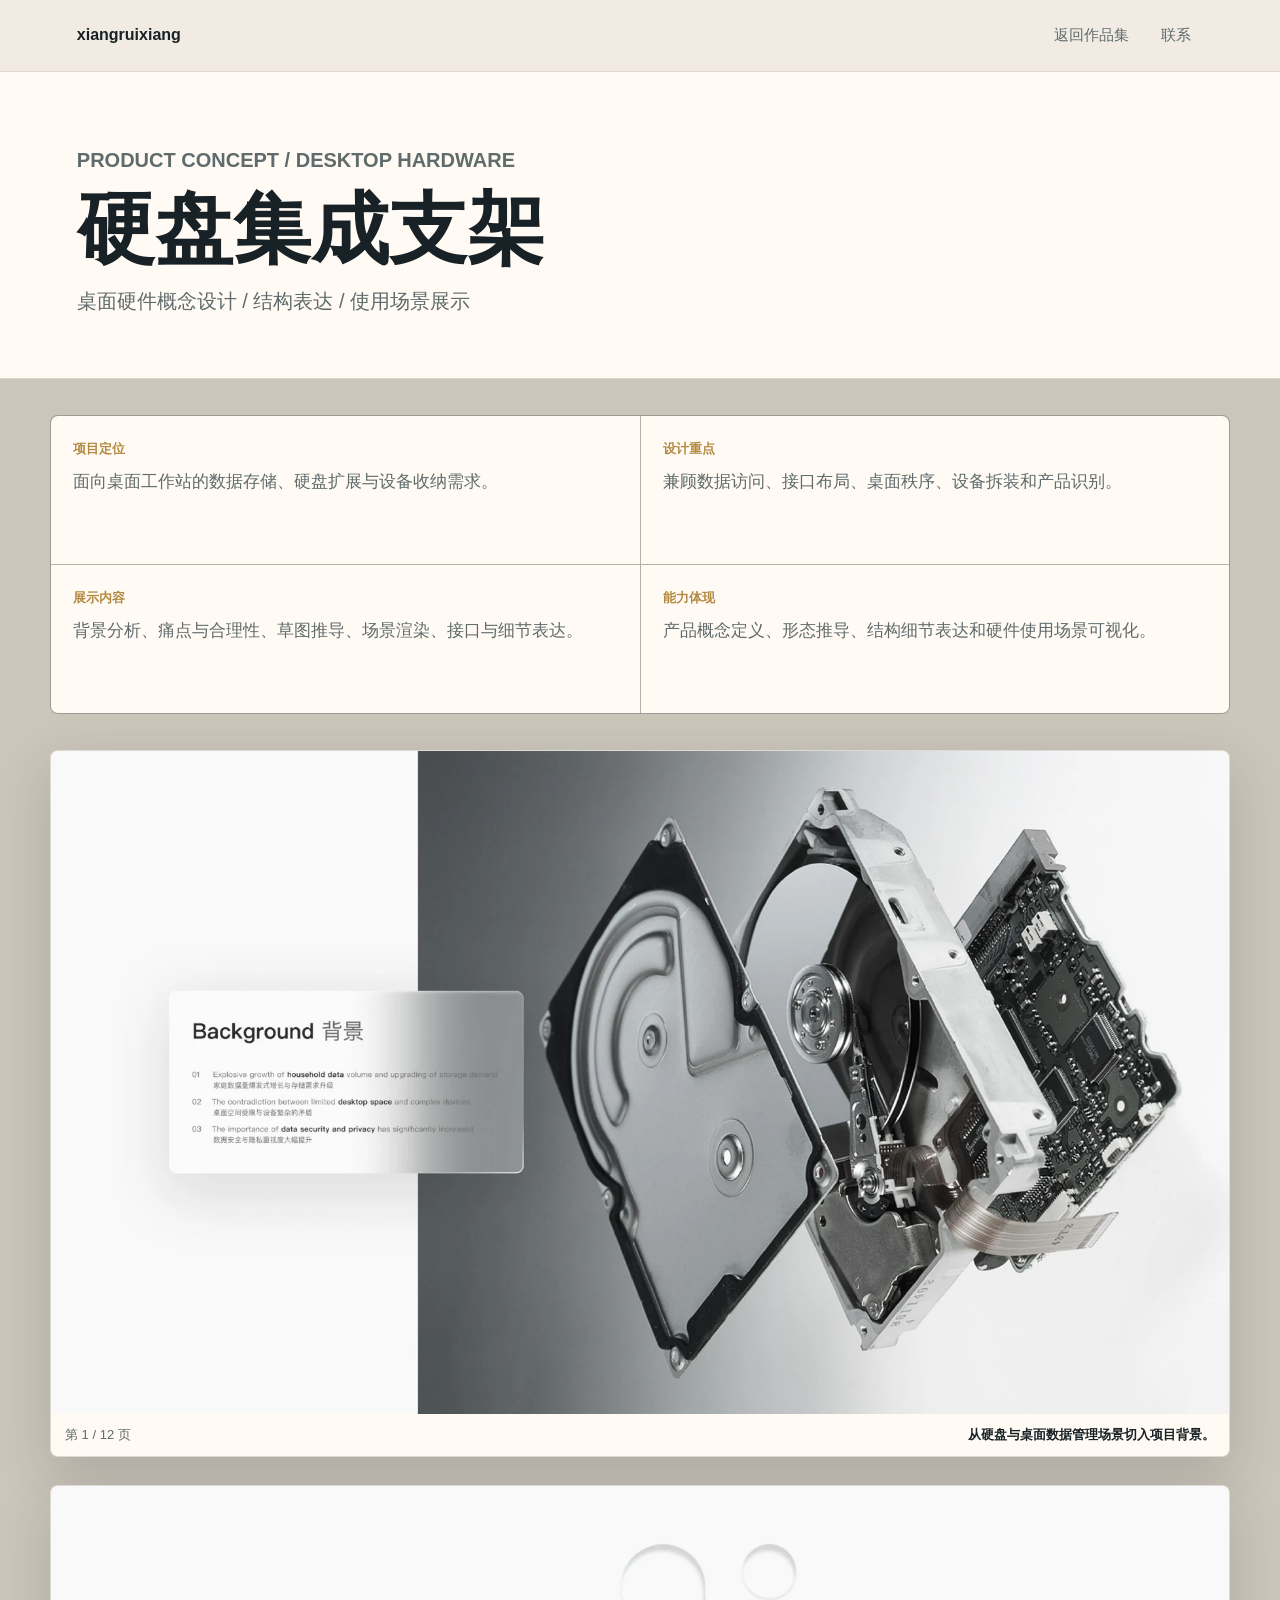
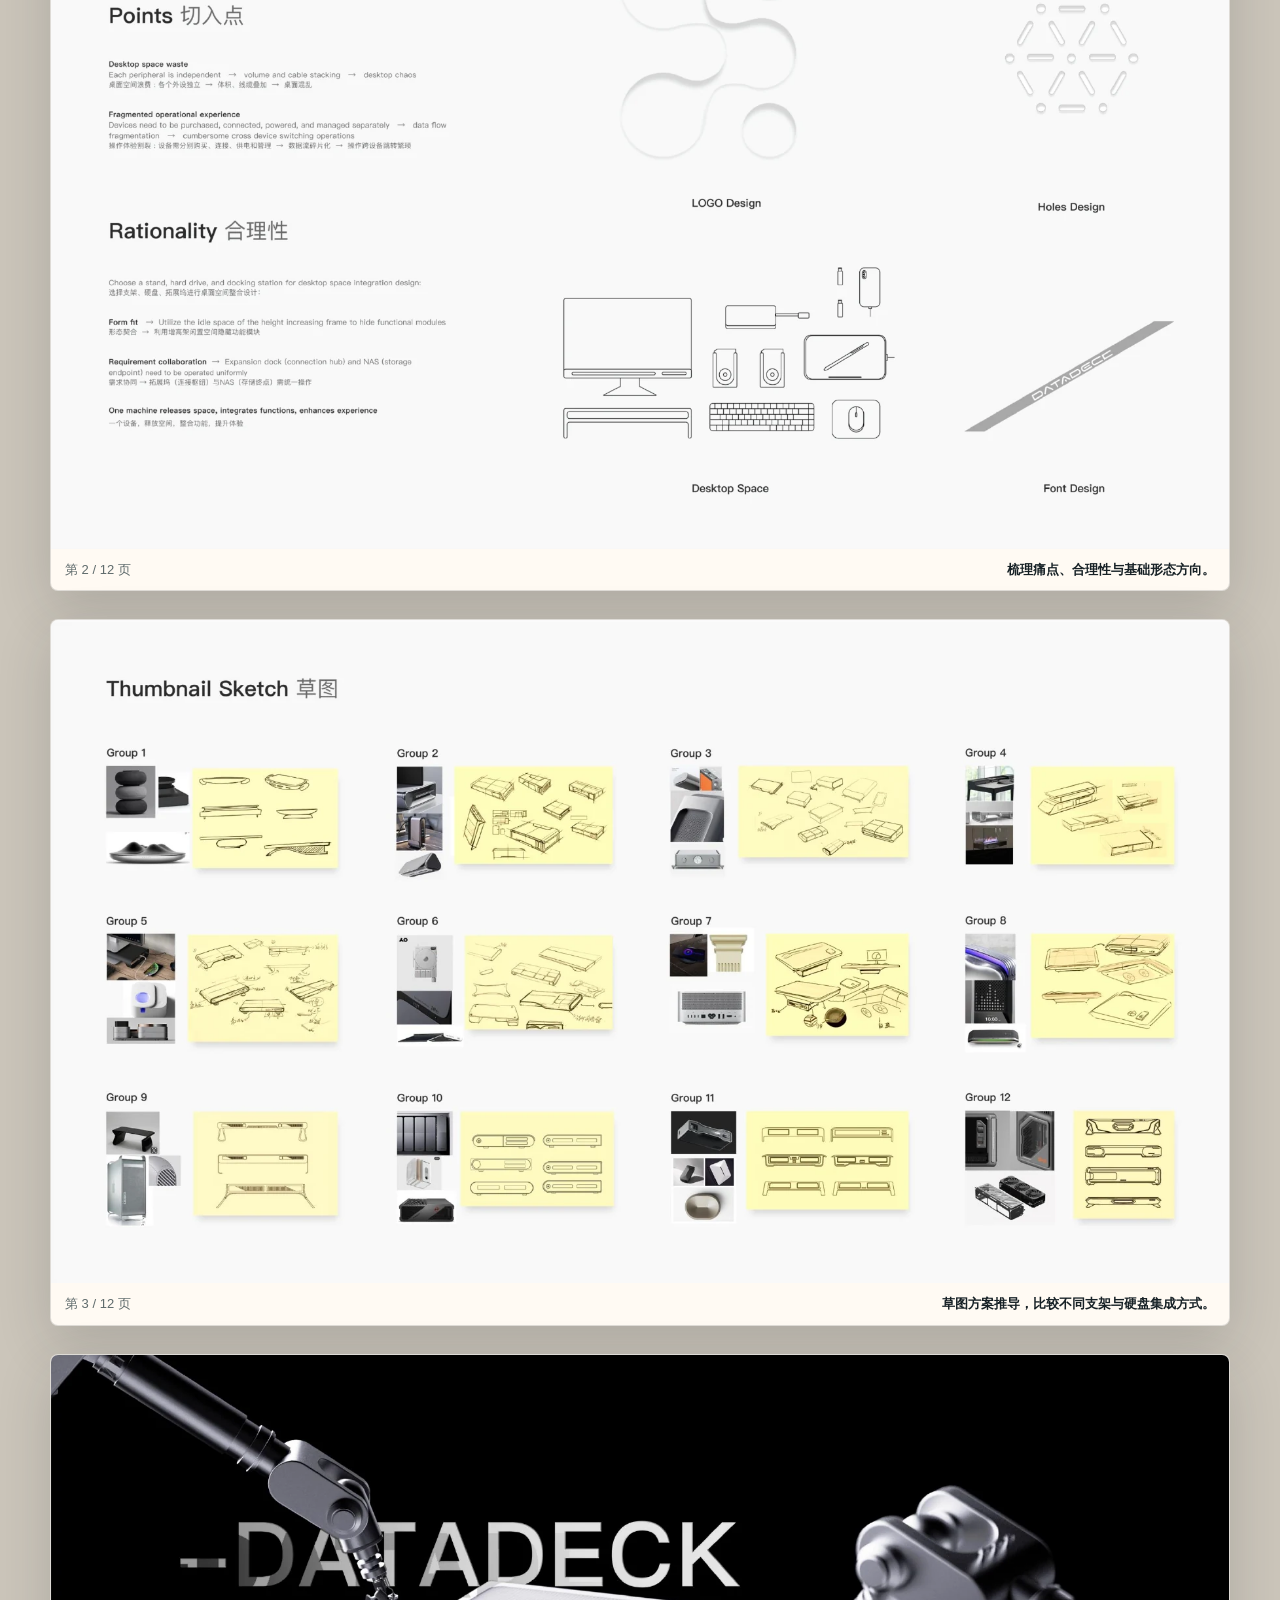
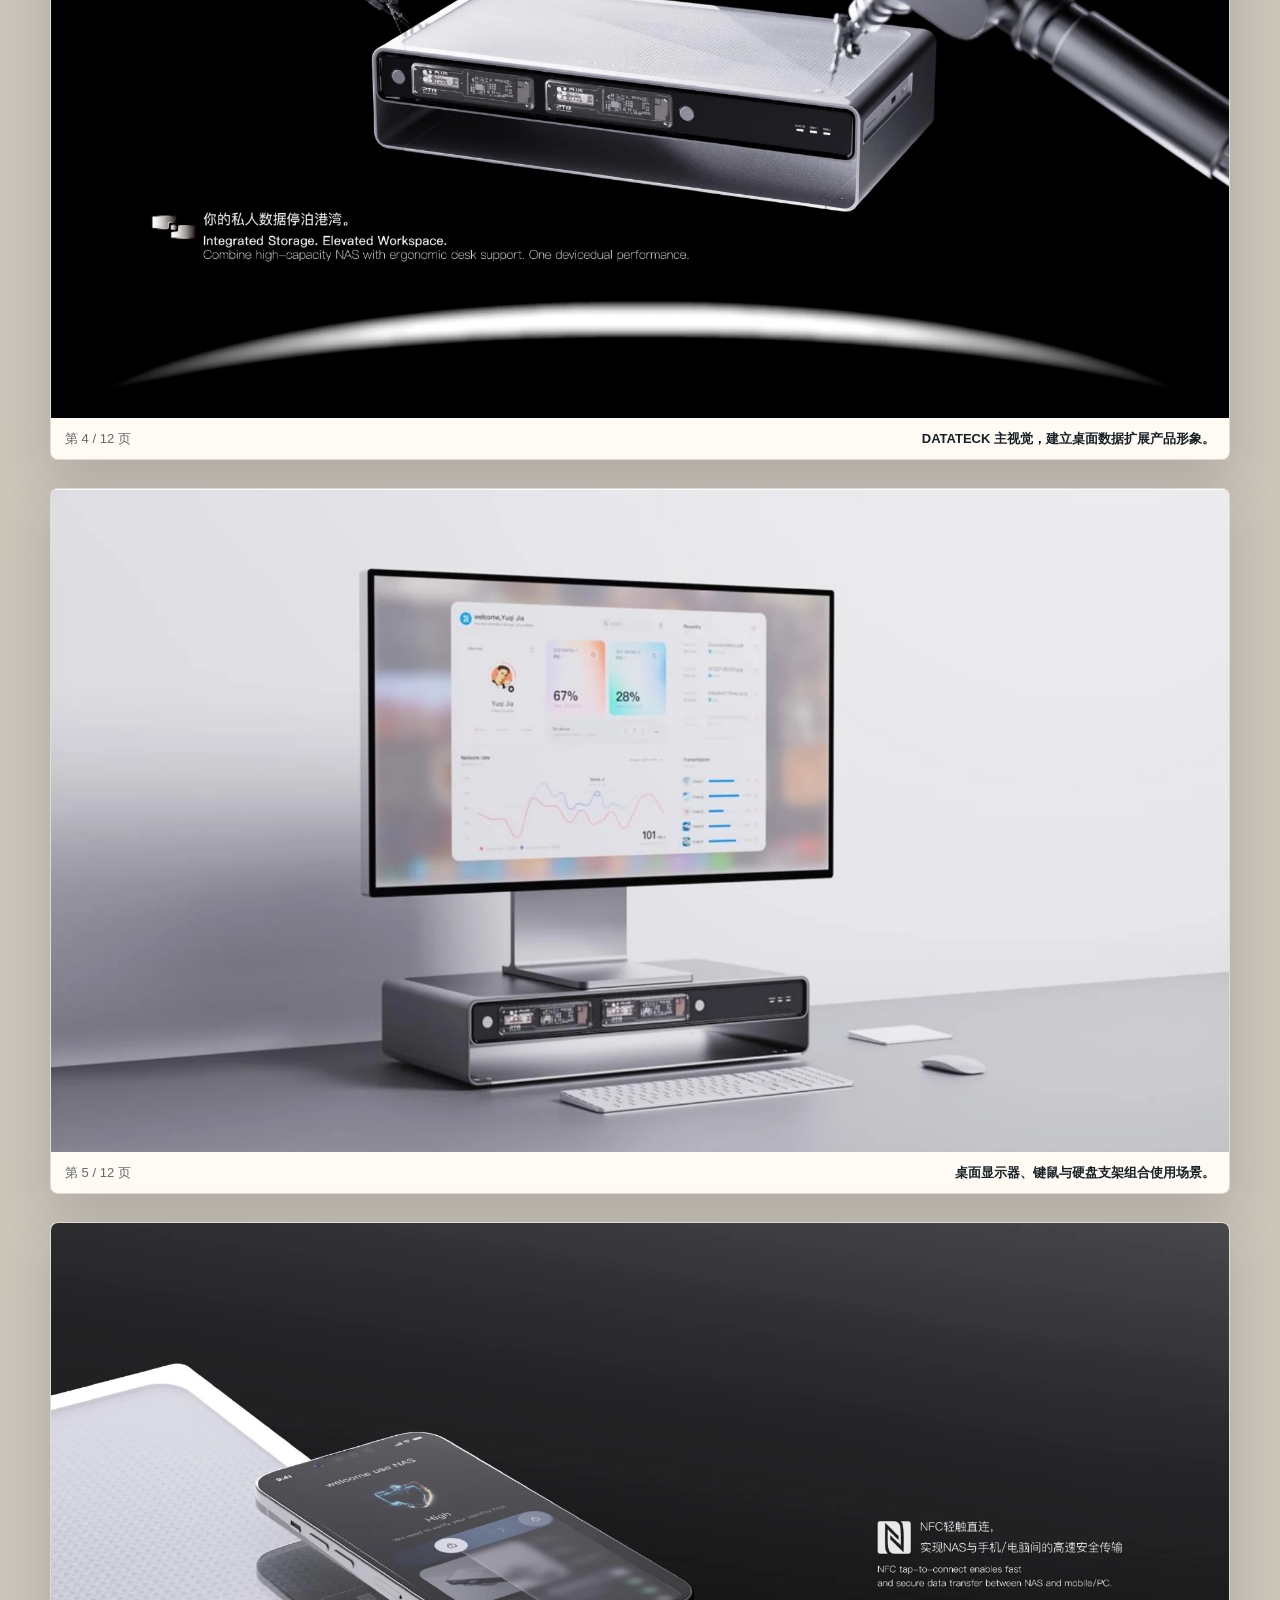
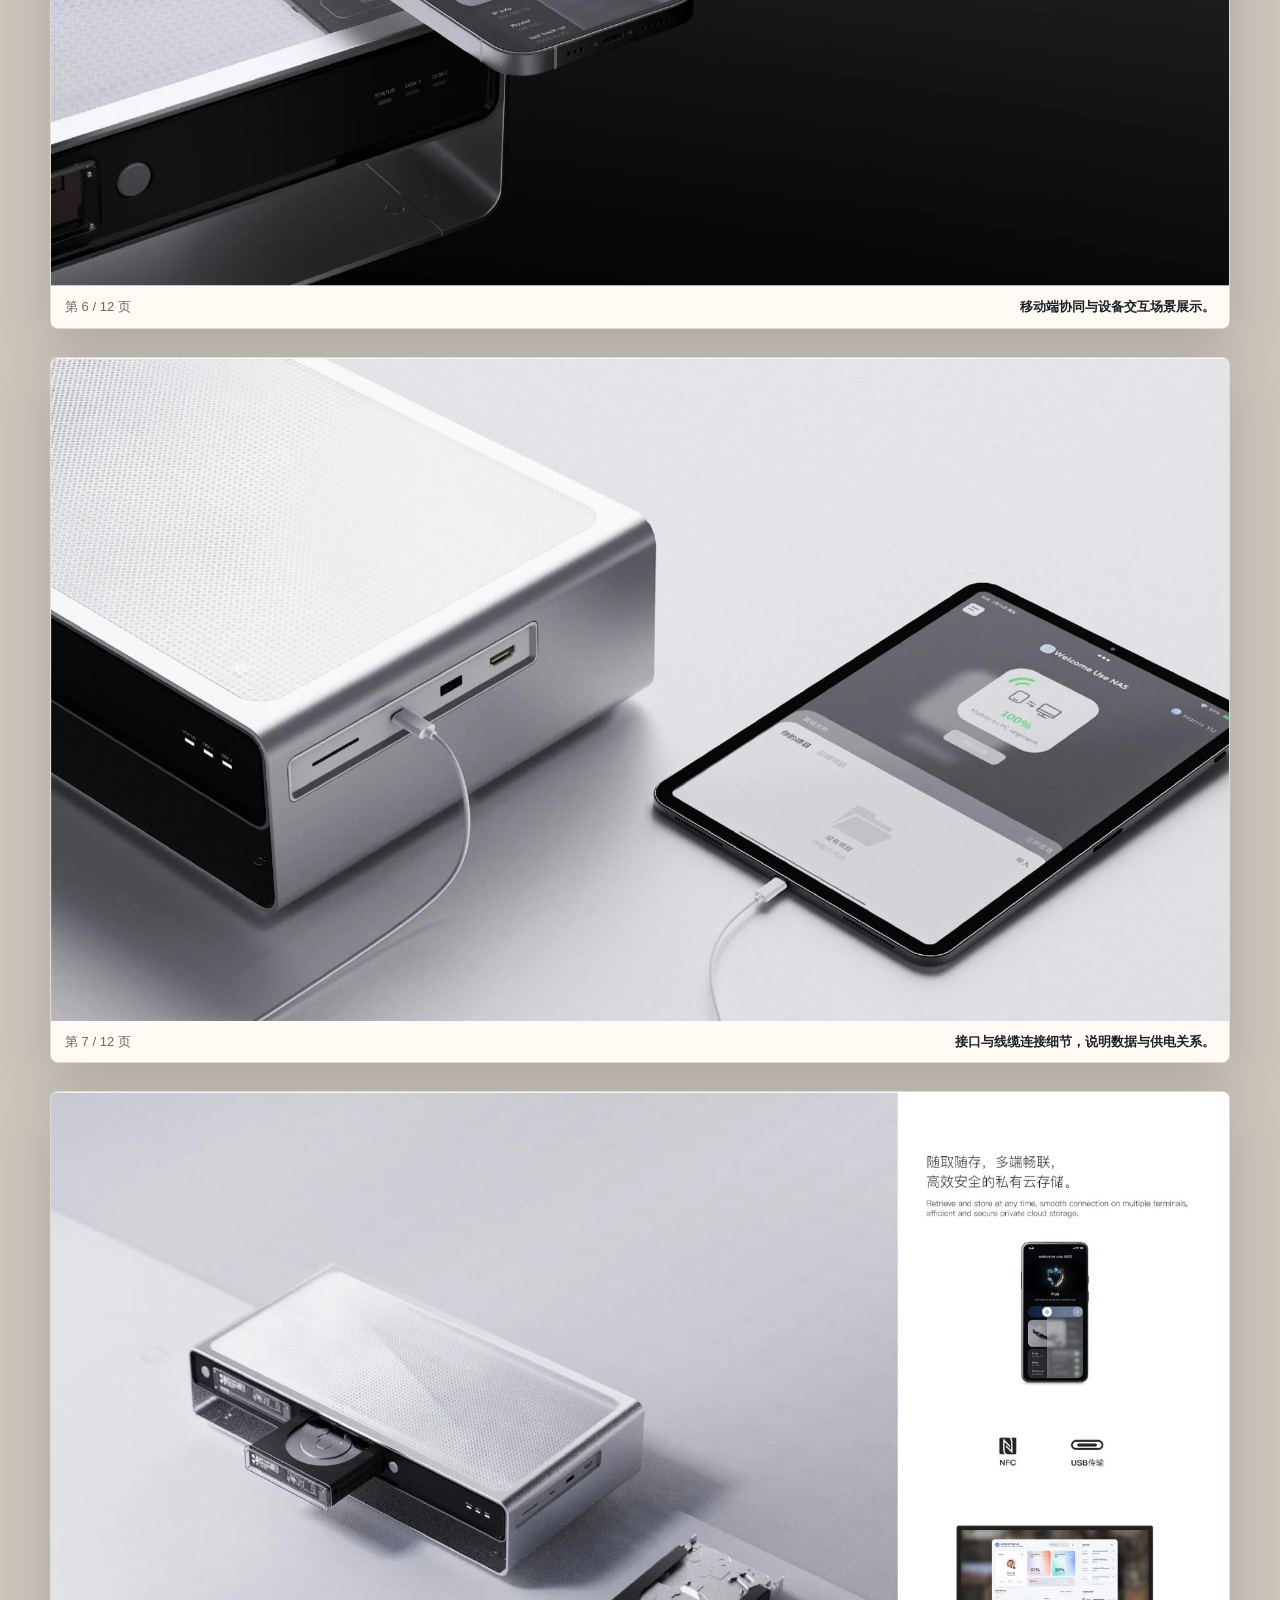
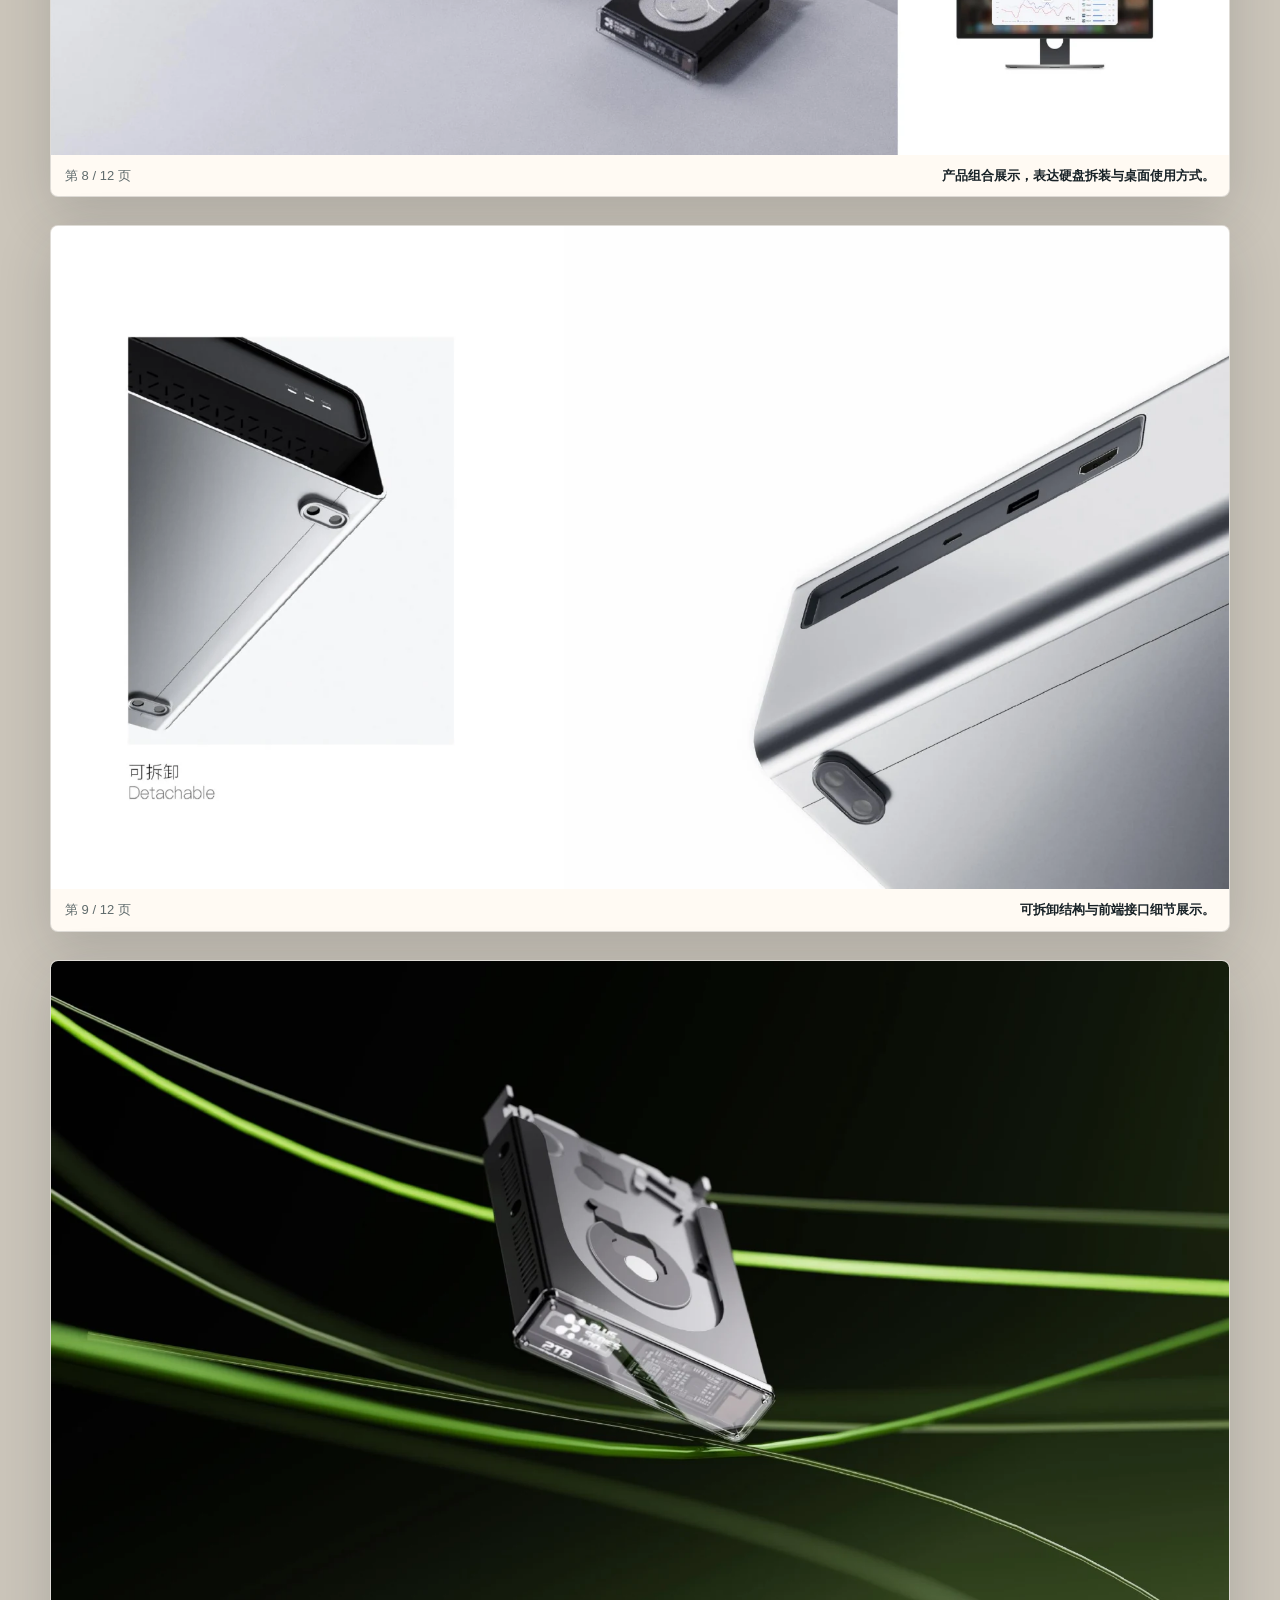
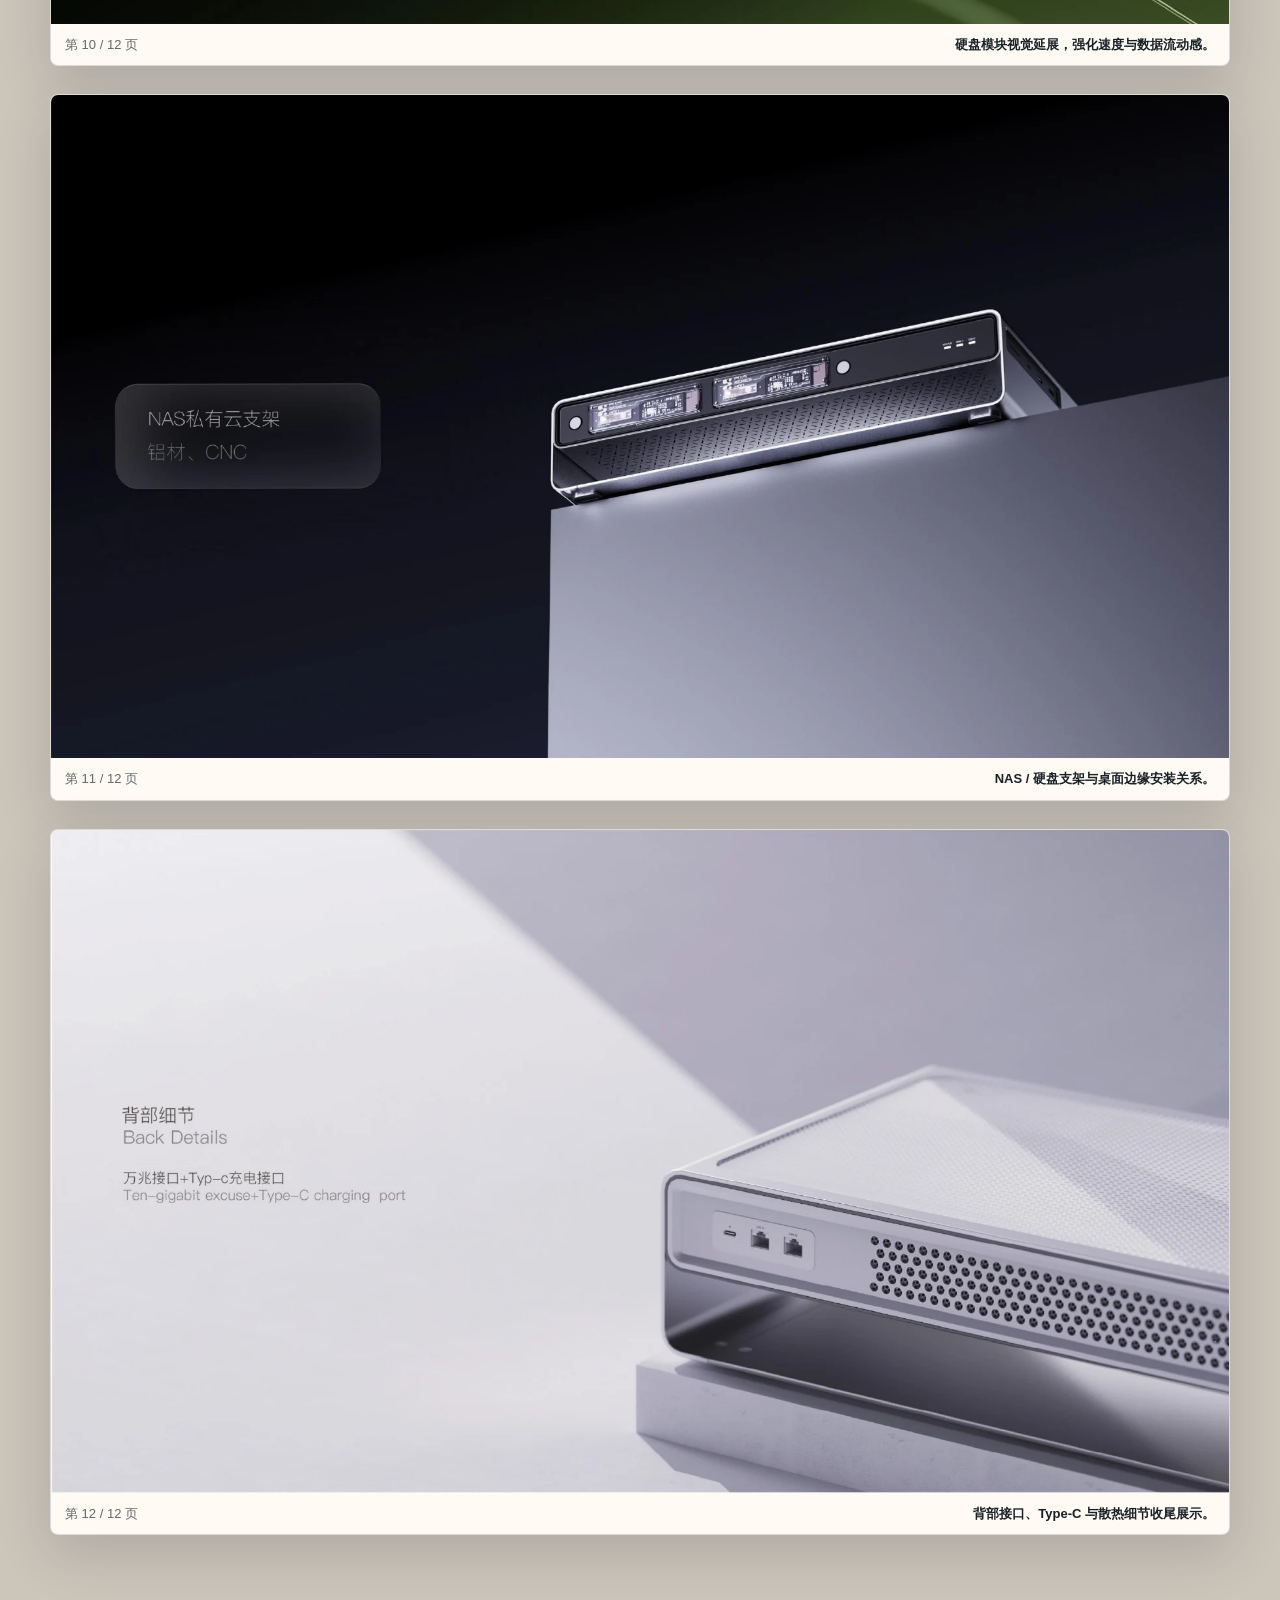
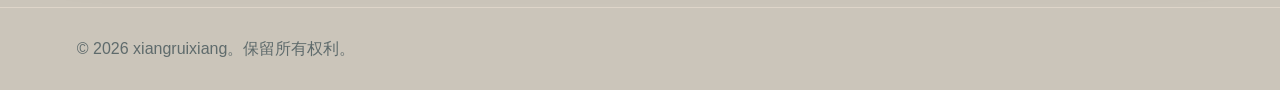
<file: hard-drive-bracket.html>
<!DOCTYPE html>
<html lang="zh-CN">
  <head>
    <meta charset="UTF-8" />
    <meta name="viewport" content="width=device-width, initial-scale=1.0" />
    <title>硬盘集成支架 | xiangruixiang</title>
    <meta
      name="description"
      content="硬盘集成支架产品概念项目展示，包含背景研究、草图推导、场景渲染与结构细节。"
    />
    <link rel="stylesheet" href="styles.css?v=hard-air-projects" />
  </head>
  <body class="project-detail-page">
    <header class="site-header">
      <a class="brand" href="index.html" aria-label="返回首页">xiangruixiang</a>
      <nav class="site-nav" aria-label="项目导航">
        <a href="index.html#portfolio">返回作品集</a>
        <a href="index.html#contact">联系</a>
      </nav>
    </header>

    <main>
      <section class="report-hero" aria-labelledby="hard-drive-title">
        <p class="eyebrow">Product Concept / Desktop Hardware</p>
        <h1 id="hard-drive-title">硬盘集成支架</h1>
        <p>桌面硬件概念设计 / 结构表达 / 使用场景展示</p>
      </section>

      <section class="project-brief" aria-label="硬盘集成支架项目摘要">
        <dl>
          <div>
            <dt>项目定位</dt>
            <dd>面向桌面工作站的数据存储、硬盘扩展与设备收纳需求。</dd>
          </div>
          <div>
            <dt>设计重点</dt>
            <dd>兼顾数据访问、接口布局、桌面秩序、设备拆装和产品识别。</dd>
          </div>
          <div>
            <dt>展示内容</dt>
            <dd>背景分析、痛点与合理性、草图推导、场景渲染、接口与细节表达。</dd>
          </div>
          <div>
            <dt>能力体现</dt>
            <dd>产品概念定义、形态推导、结构细节表达和硬件使用场景可视化。</dd>
          </div>
        </dl>
      </section>

      <section class="static-report-gallery" aria-label="硬盘集成支架项目页面">
        <figure class="static-report-page">
          <img src="assets/hard-drive-bracket-report/page-01.webp" alt="硬盘集成支架项目第 1 页" width="1800" height="1013" />
          <figcaption><span>第 1 / 12 页</span><span class="report-page-summary">从硬盘与桌面数据管理场景切入项目背景。</span></figcaption>
        </figure>
        <figure class="static-report-page">
          <img src="assets/hard-drive-bracket-report/page-02.webp" alt="硬盘集成支架项目第 2 页" width="1800" height="1013" loading="lazy" />
          <figcaption><span>第 2 / 12 页</span><span class="report-page-summary">梳理痛点、合理性与基础形态方向。</span></figcaption>
        </figure>
        <figure class="static-report-page">
          <img src="assets/hard-drive-bracket-report/page-03.webp" alt="硬盘集成支架项目第 3 页" width="1800" height="1013" loading="lazy" />
          <figcaption><span>第 3 / 12 页</span><span class="report-page-summary">草图方案推导，比较不同支架与硬盘集成方式。</span></figcaption>
        </figure>
        <figure class="static-report-page">
          <img src="assets/hard-drive-bracket-report/page-04.webp" alt="硬盘集成支架项目第 4 页" width="1800" height="1013" loading="lazy" />
          <figcaption><span>第 4 / 12 页</span><span class="report-page-summary">DATATECK 主视觉，建立桌面数据扩展产品形象。</span></figcaption>
        </figure>
        <figure class="static-report-page">
          <img src="assets/hard-drive-bracket-report/page-05.webp" alt="硬盘集成支架项目第 5 页" width="1800" height="1013" loading="lazy" />
          <figcaption><span>第 5 / 12 页</span><span class="report-page-summary">桌面显示器、键鼠与硬盘支架组合使用场景。</span></figcaption>
        </figure>
        <figure class="static-report-page">
          <img src="assets/hard-drive-bracket-report/page-06.webp" alt="硬盘集成支架项目第 6 页" width="1800" height="1013" loading="lazy" />
          <figcaption><span>第 6 / 12 页</span><span class="report-page-summary">移动端协同与设备交互场景展示。</span></figcaption>
        </figure>
        <figure class="static-report-page">
          <img src="assets/hard-drive-bracket-report/page-07.webp" alt="硬盘集成支架项目第 7 页" width="1800" height="1013" loading="lazy" />
          <figcaption><span>第 7 / 12 页</span><span class="report-page-summary">接口与线缆连接细节，说明数据与供电关系。</span></figcaption>
        </figure>
        <figure class="static-report-page">
          <img src="assets/hard-drive-bracket-report/page-08.webp" alt="硬盘集成支架项目第 8 页" width="1800" height="1013" loading="lazy" />
          <figcaption><span>第 8 / 12 页</span><span class="report-page-summary">产品组合展示，表达硬盘拆装与桌面使用方式。</span></figcaption>
        </figure>
        <figure class="static-report-page">
          <img src="assets/hard-drive-bracket-report/page-09.webp" alt="硬盘集成支架项目第 9 页" width="1800" height="1013" loading="lazy" />
          <figcaption><span>第 9 / 12 页</span><span class="report-page-summary">可拆卸结构与前端接口细节展示。</span></figcaption>
        </figure>
        <figure class="static-report-page">
          <img src="assets/hard-drive-bracket-report/page-10.webp" alt="硬盘集成支架项目第 10 页" width="1800" height="1013" loading="lazy" />
          <figcaption><span>第 10 / 12 页</span><span class="report-page-summary">硬盘模块视觉延展，强化速度与数据流动感。</span></figcaption>
        </figure>
        <figure class="static-report-page">
          <img src="assets/hard-drive-bracket-report/page-11.webp" alt="硬盘集成支架项目第 11 页" width="1800" height="1013" loading="lazy" />
          <figcaption><span>第 11 / 12 页</span><span class="report-page-summary">NAS / 硬盘支架与桌面边缘安装关系。</span></figcaption>
        </figure>
        <figure class="static-report-page">
          <img src="assets/hard-drive-bracket-report/page-12.webp" alt="硬盘集成支架项目第 12 页" width="1800" height="1013" loading="lazy" />
          <figcaption><span>第 12 / 12 页</span><span class="report-page-summary">背部接口、Type-C 与散热细节收尾展示。</span></figcaption>
        </figure>
      </section>
    </main>

    <footer class="site-footer">
      <p>© <span id="year"></span> xiangruixiang。保留所有权利。</p>
    </footer>

    <script src="script.js?v=static-report"></script>
  </body>
</html>
</file>
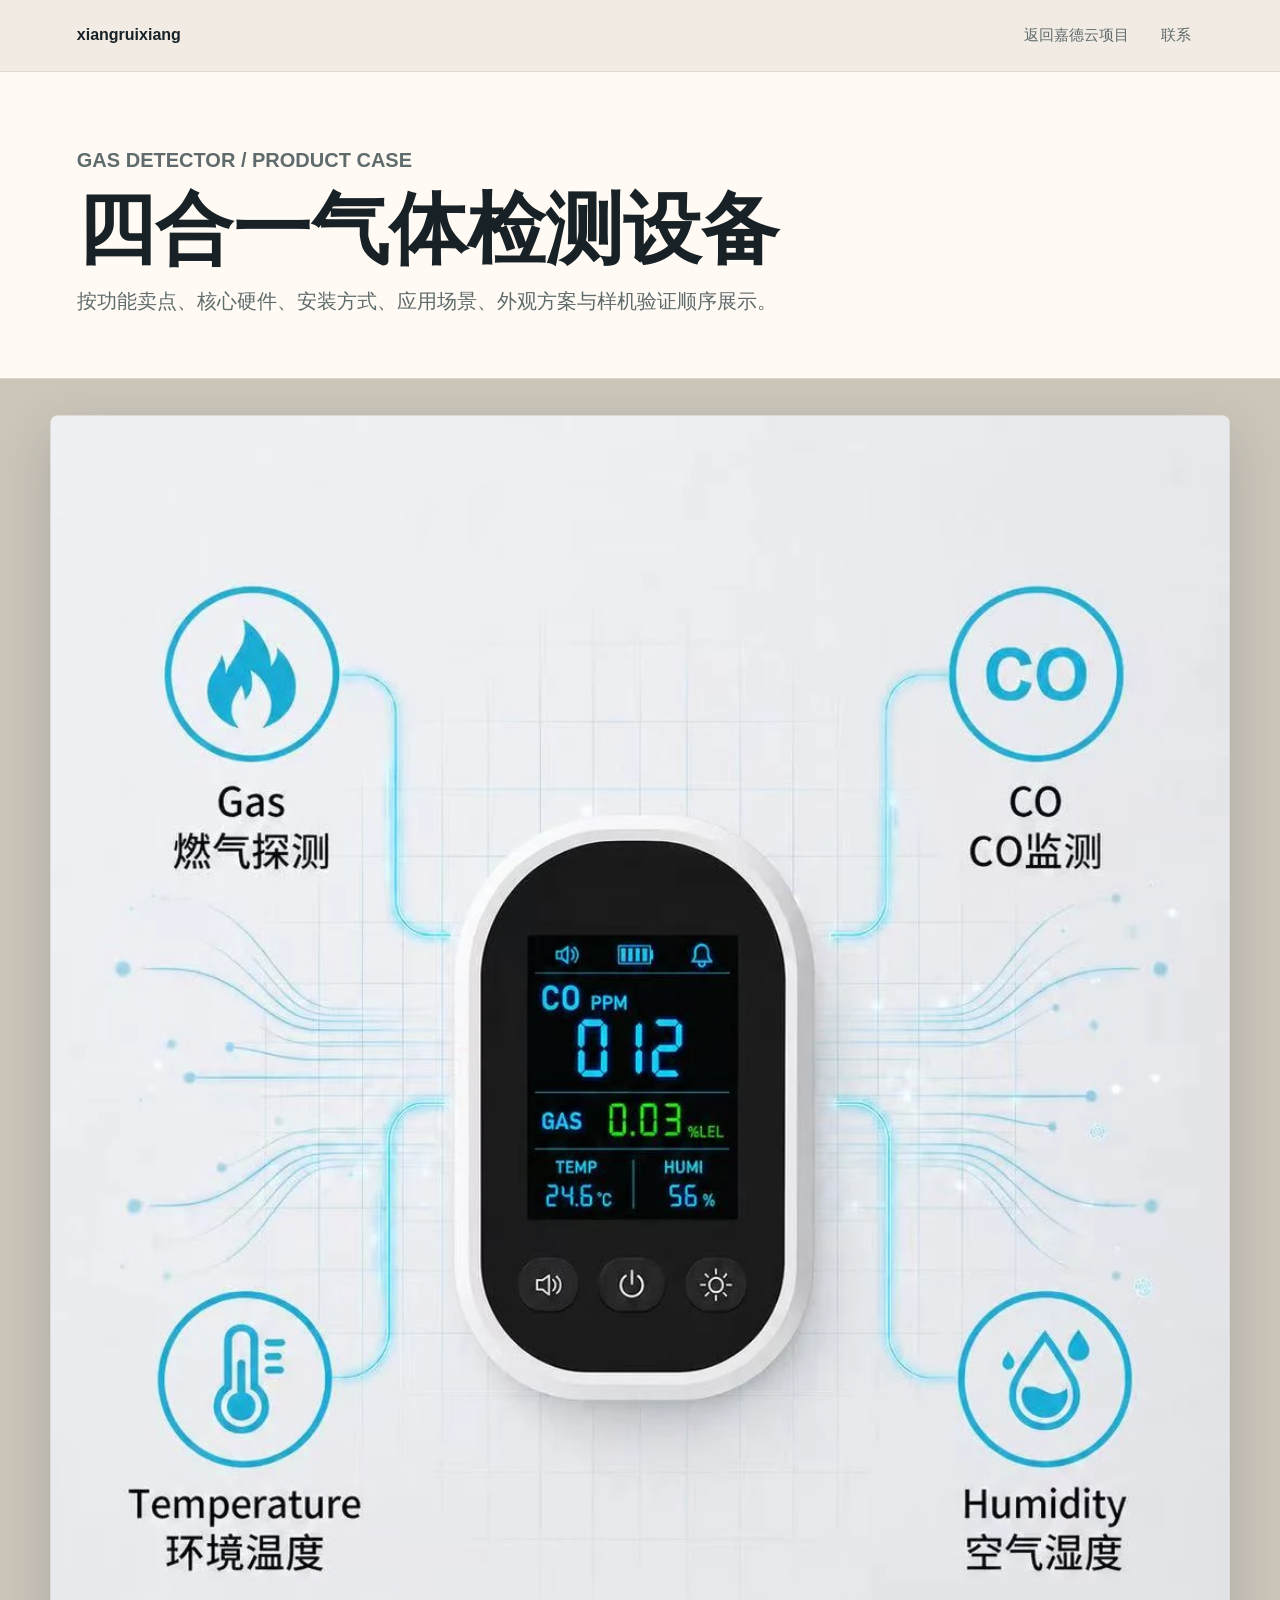
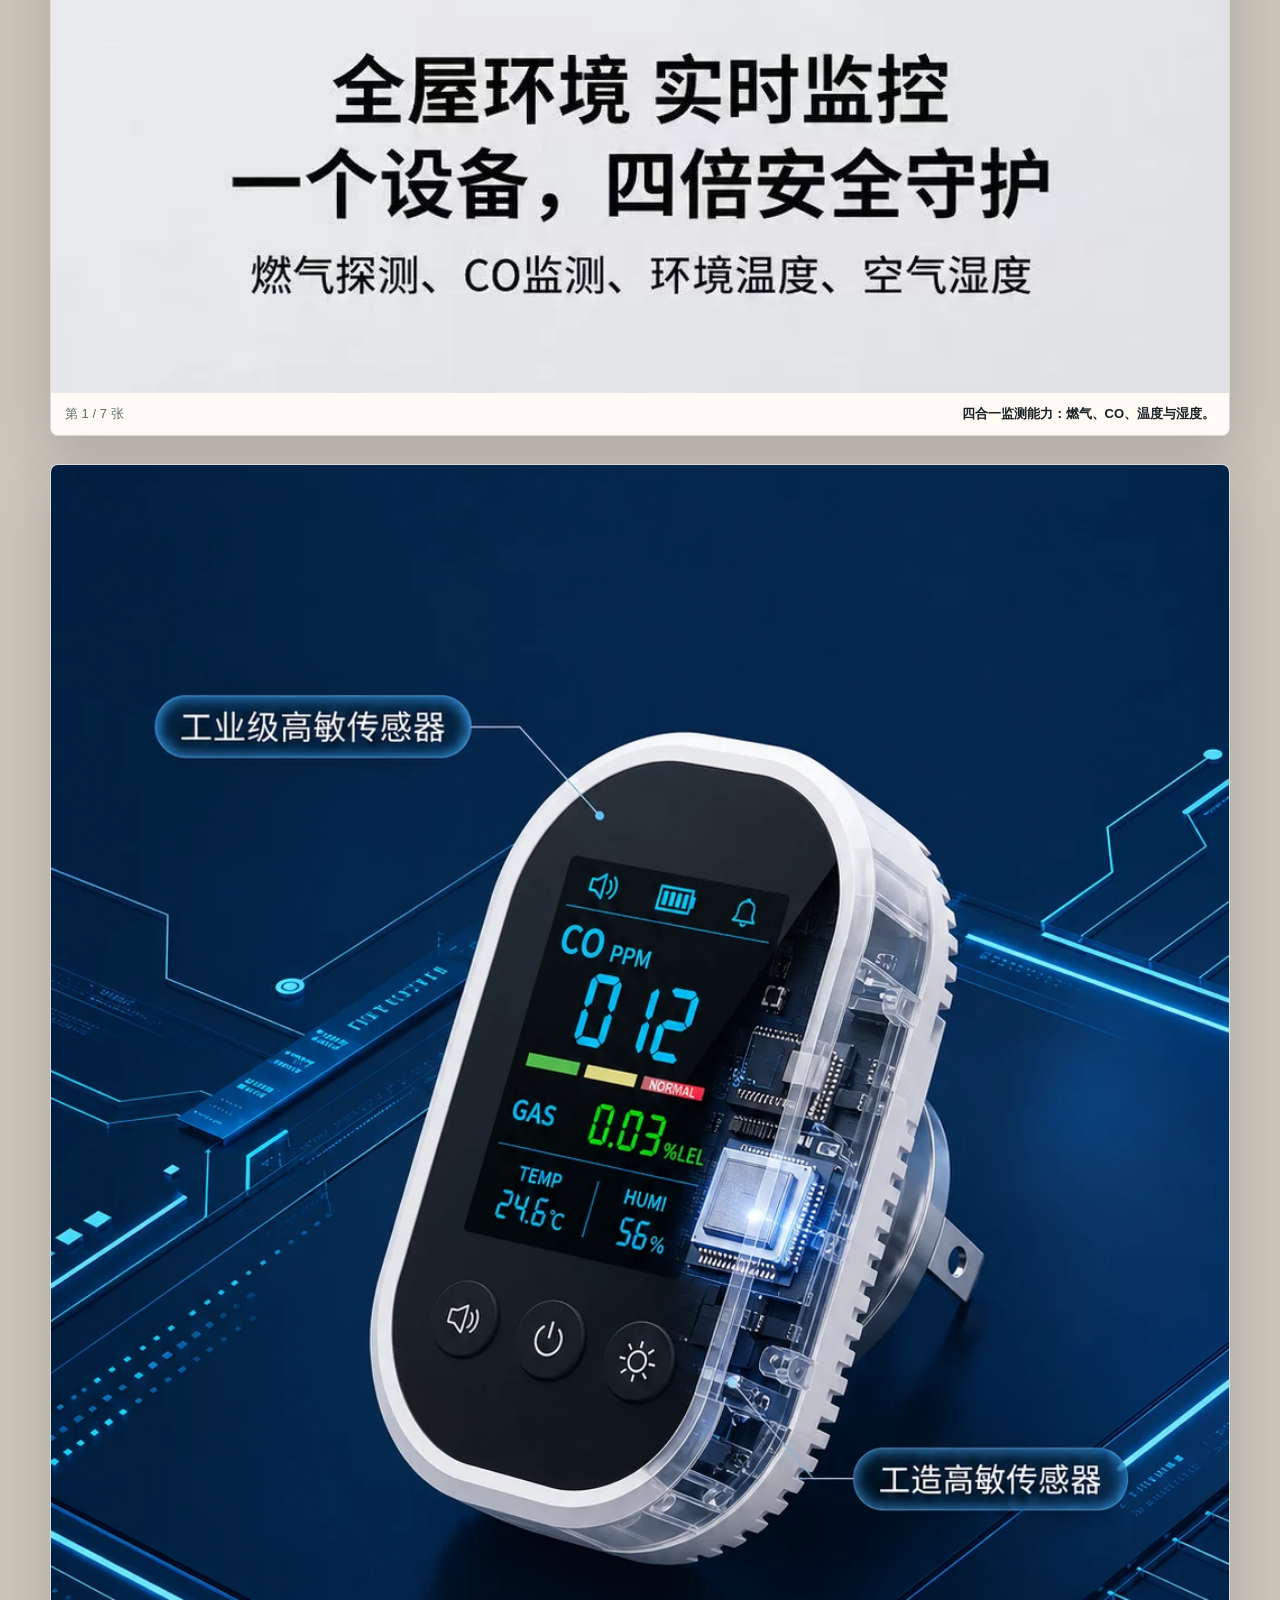
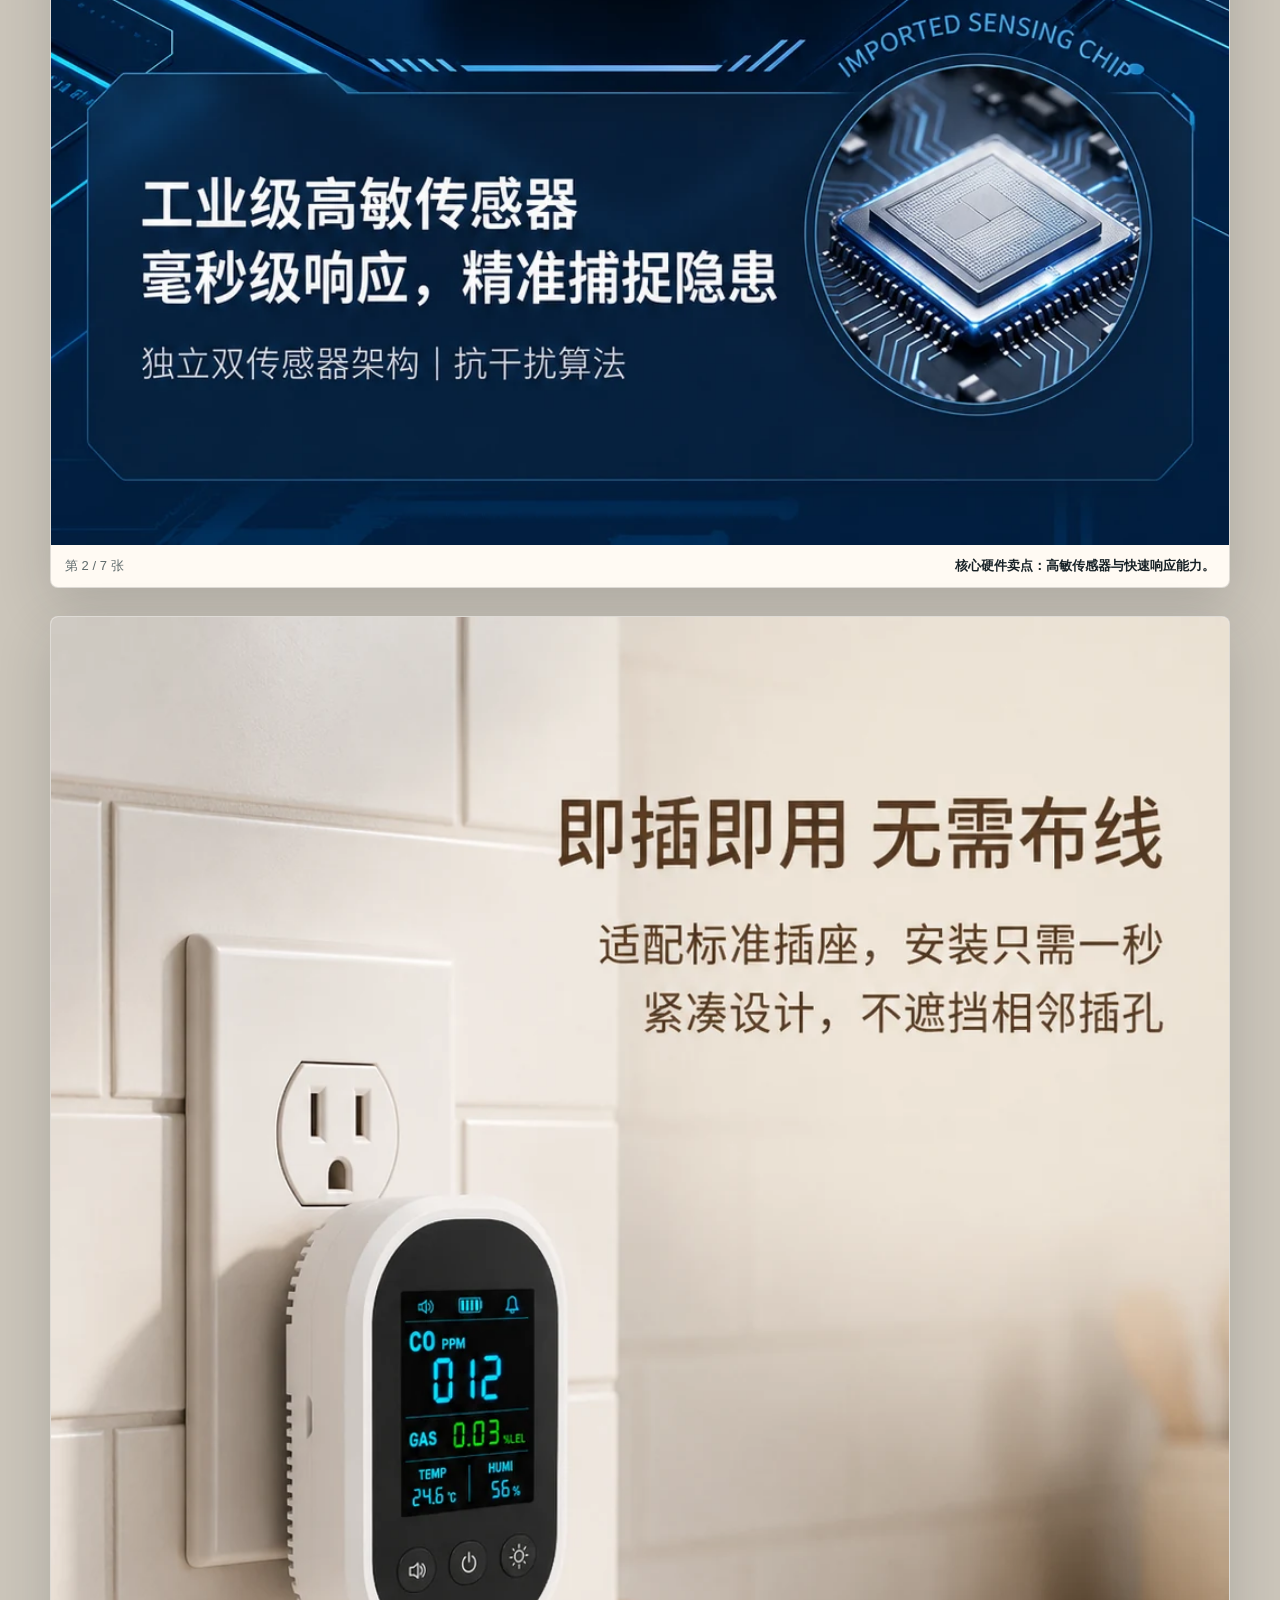
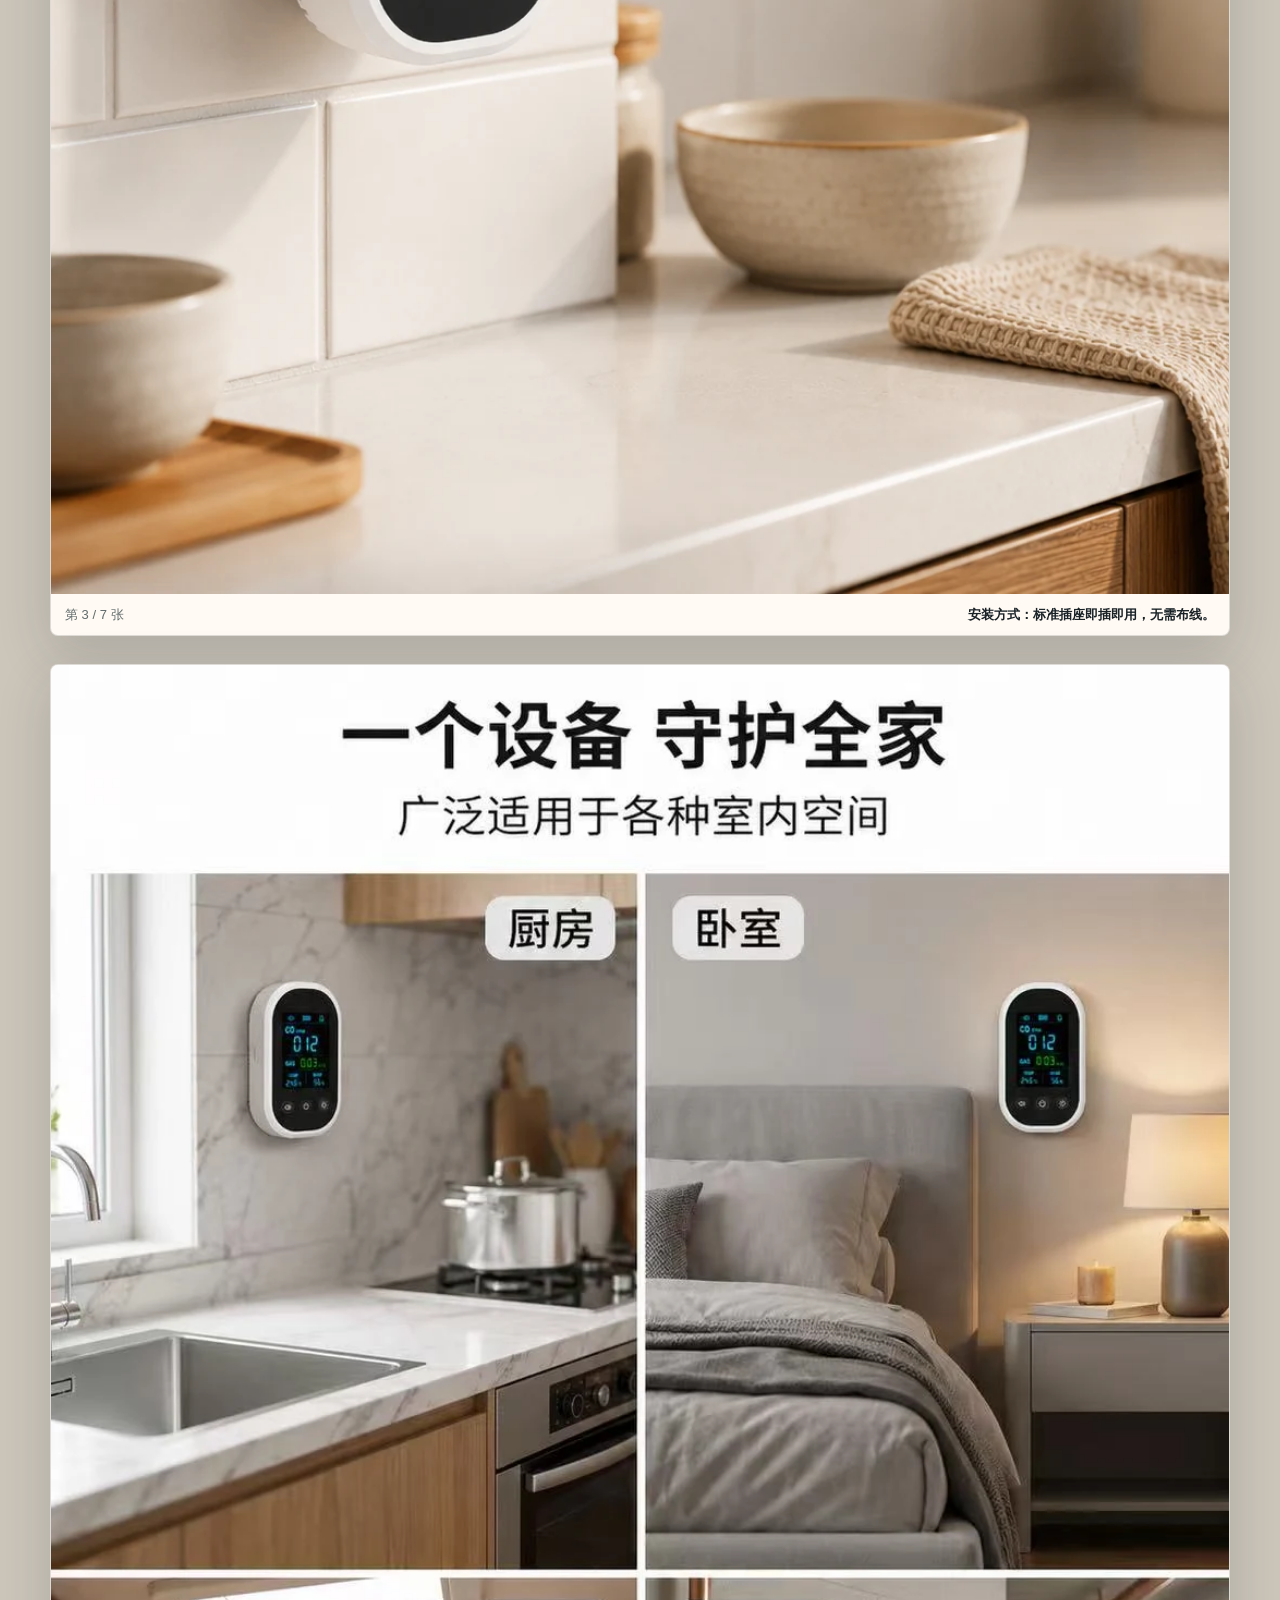
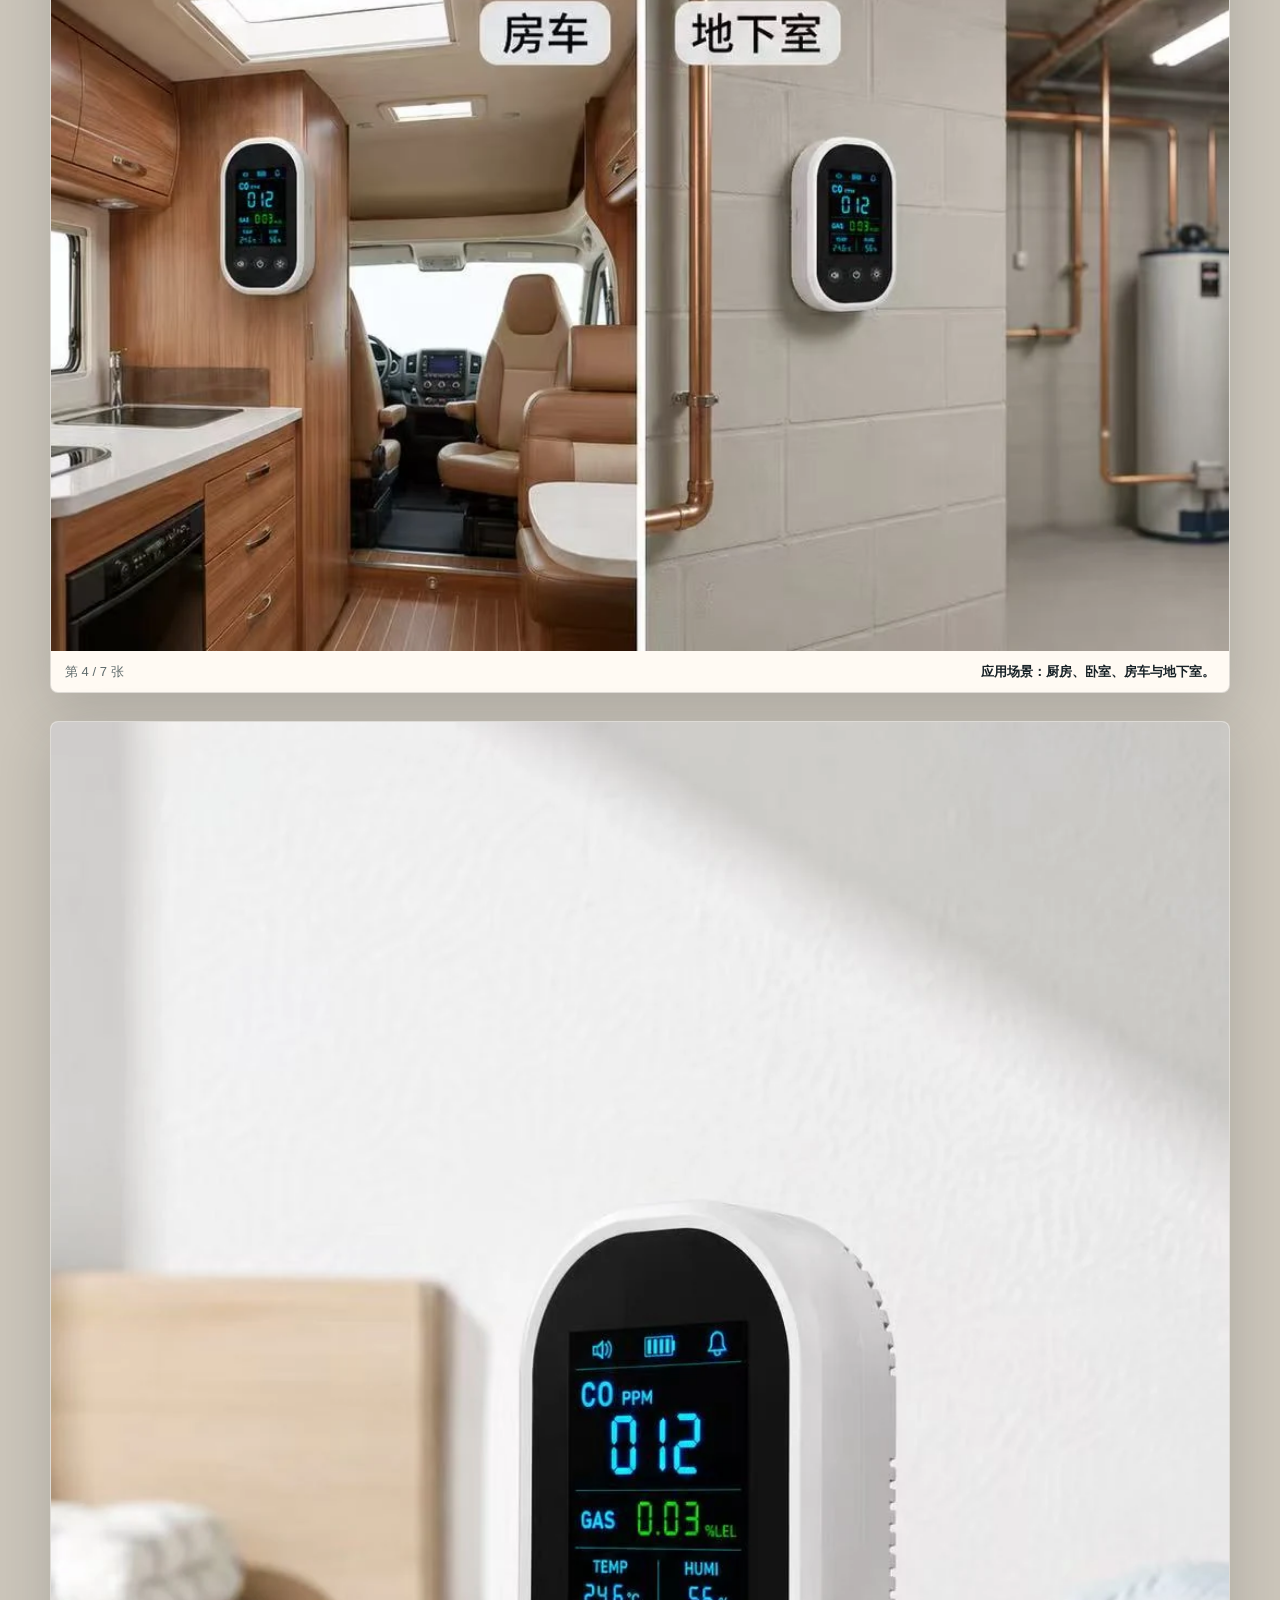
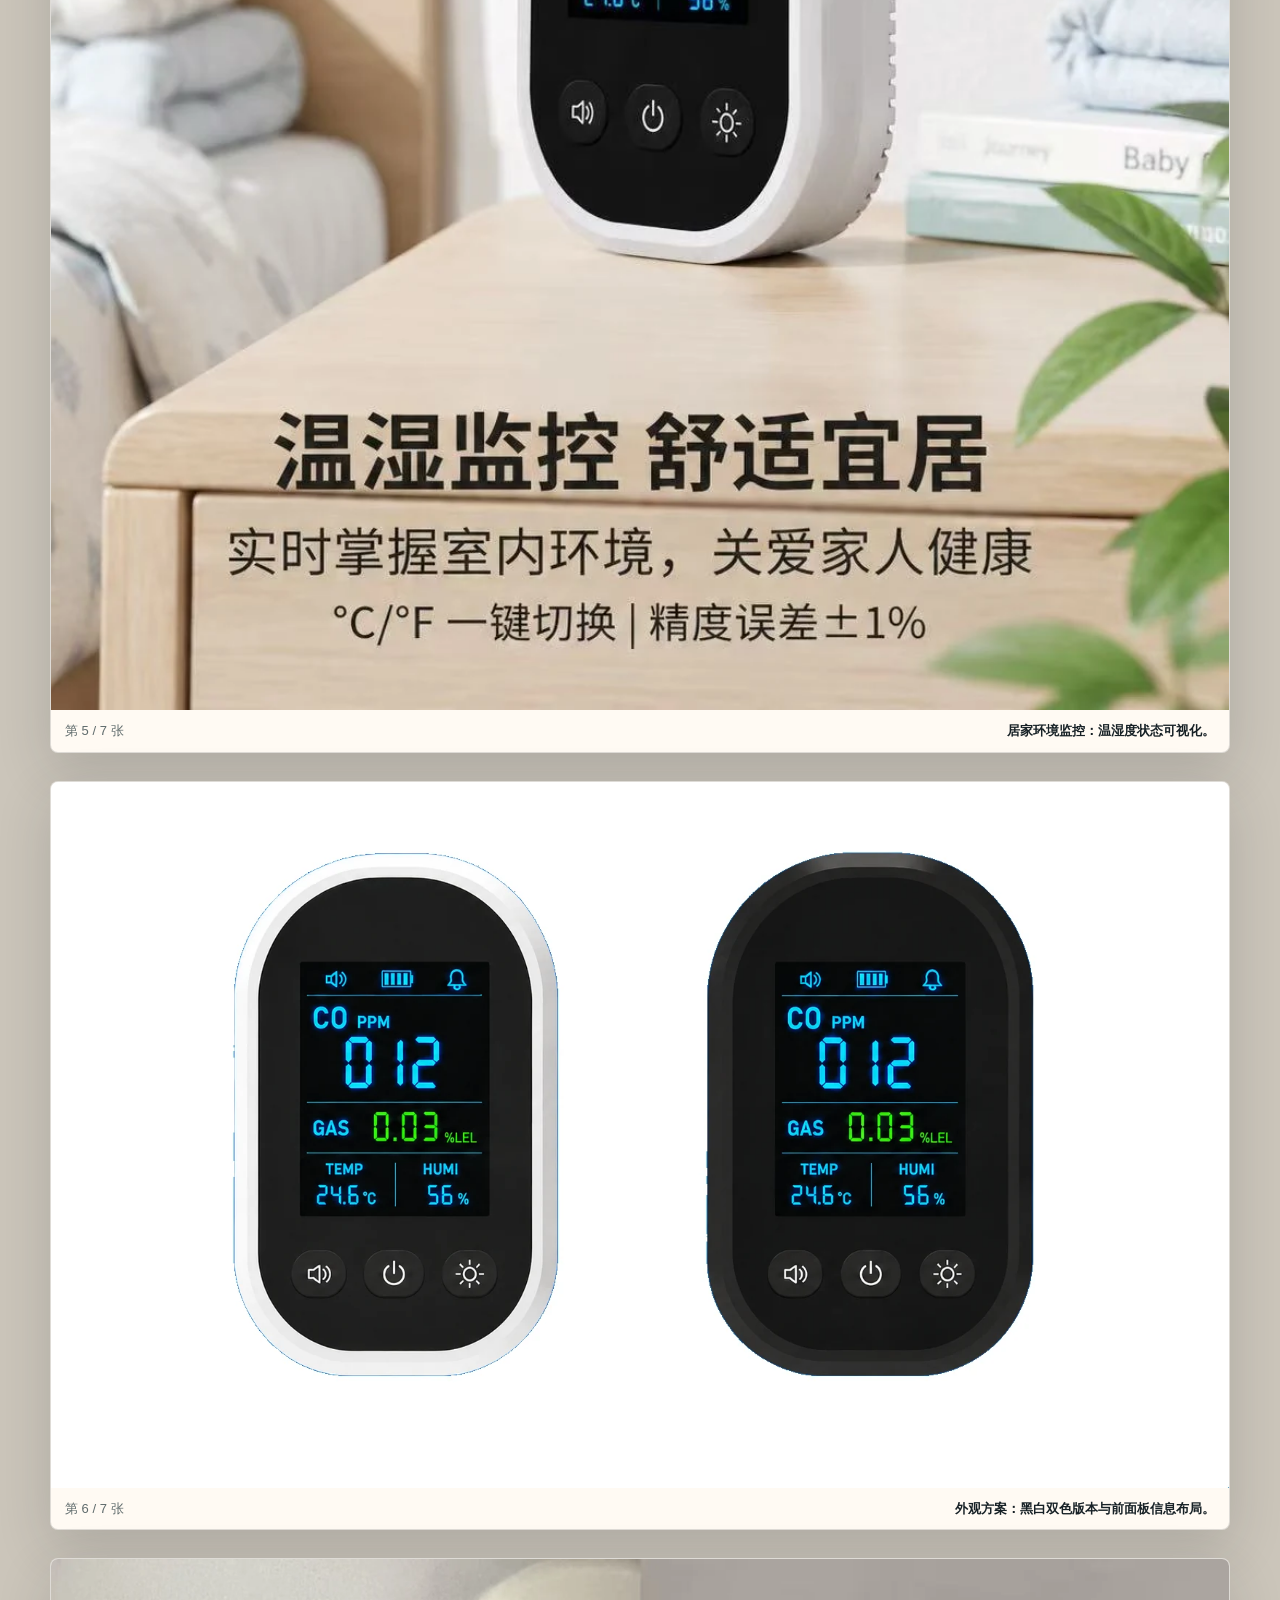
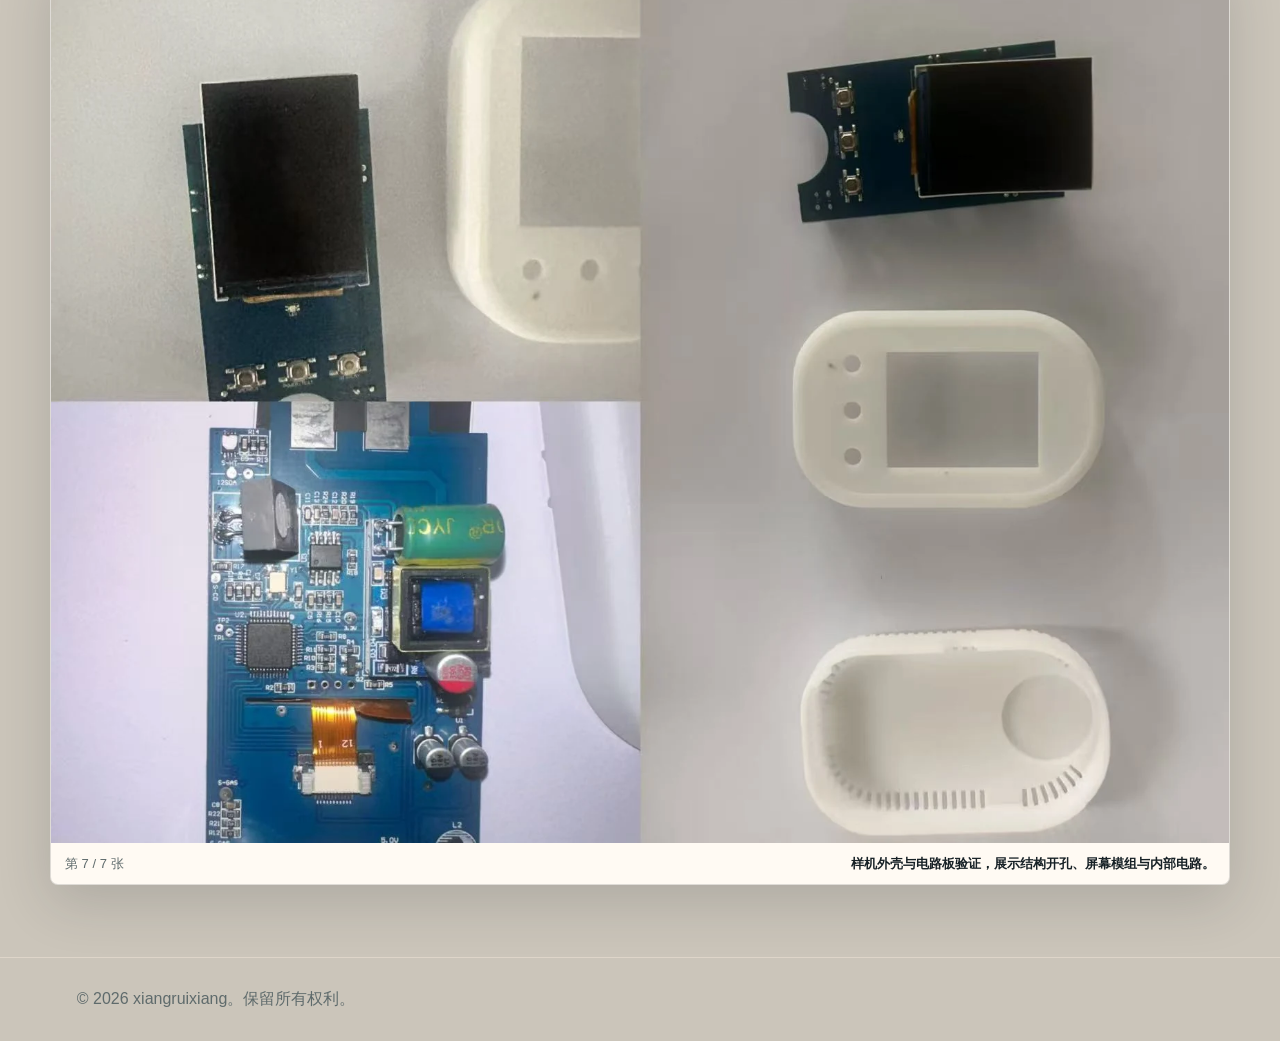
<file: jiadeyun-gas-detector.html>
<!DOCTYPE html>
<html lang="zh-CN">
  <head>
    <meta charset="UTF-8" />
    <meta name="viewport" content="width=device-width, initial-scale=1.0" />
    <title>四合一气体检测设备 | xiangruixiang</title>
    <meta
      name="description"
      content="东莞嘉德云网络有限公司四合一气体检测设备项目图片展示。"
    />
    <link rel="stylesheet" href="styles.css?v=gas-detector-report" />
  </head>
  <body class="project-detail-page">
    <header class="site-header">
      <a class="brand" href="index.html" aria-label="返回首页">xiangruixiang</a>
      <nav class="site-nav" aria-label="项目导航">
        <a href="jiadeyun.html">返回嘉德云项目</a>
        <a href="index.html#contact">联系</a>
      </nav>
    </header>

    <main>
      <section class="report-hero" aria-labelledby="gas-detector-title">
        <p class="eyebrow">Gas Detector / Product Case</p>
        <h1 id="gas-detector-title">四合一气体检测设备</h1>
        <p>按功能卖点、核心硬件、安装方式、应用场景、外观方案与样机验证顺序展示。</p>
      </section>

      <section class="static-report-gallery" aria-label="四合一气体检测设备项目图片">
        <figure class="static-report-page">
          <img src="assets/jiadeyun-gas-detector-report/01-four-in-one-monitoring.webp" alt="四合一气体检测设备功能总览图" width="1084" height="1451" />
          <figcaption><span>第 1 / 7 张</span><span class="report-page-summary">四合一监测能力：燃气、CO、温度与湿度。</span></figcaption>
        </figure>
        <figure class="static-report-page">
          <img src="assets/jiadeyun-gas-detector-report/02-industrial-sensor.webp" alt="四合一气体检测设备工业级高敏传感器展示图" width="1050" height="1498" loading="lazy" />
          <figcaption><span>第 2 / 7 张</span><span class="report-page-summary">核心硬件卖点：高敏传感器与快速响应能力。</span></figcaption>
        </figure>
        <figure class="static-report-page">
          <img src="assets/jiadeyun-gas-detector-report/03-plug-and-play.webp" alt="四合一气体检测设备即插即用安装场景图" width="1084" height="1451" loading="lazy" />
          <figcaption><span>第 3 / 7 张</span><span class="report-page-summary">安装方式：标准插座即插即用，无需布线。</span></figcaption>
        </figure>
        <figure class="static-report-page">
          <img src="assets/jiadeyun-gas-detector-report/04-application-spaces.webp" alt="四合一气体检测设备多空间应用场景图" width="1081" height="1455" loading="lazy" />
          <figcaption><span>第 4 / 7 张</span><span class="report-page-summary">应用场景：厨房、卧室、房车与地下室。</span></figcaption>
        </figure>
        <figure class="static-report-page">
          <img src="assets/jiadeyun-gas-detector-report/05-temperature-humidity.webp" alt="四合一气体检测设备温湿度监控场景图" width="1080" height="1456" loading="lazy" />
          <figcaption><span>第 5 / 7 张</span><span class="report-page-summary">居家环境监控：温湿度状态可视化。</span></figcaption>
        </figure>
        <figure class="static-report-page">
          <img src="assets/jiadeyun-gas-detector-report/06-product-colors.webp" alt="四合一气体检测设备黑白配色外观方案图" width="1619" height="971" loading="lazy" />
          <figcaption><span>第 6 / 7 张</span><span class="report-page-summary">外观方案：黑白双色版本与前面板信息布局。</span></figcaption>
        </figure>
        <figure class="static-report-page">
          <img src="assets/jiadeyun-gas-detector-report/07-prototype-shell.webp" alt="四合一气体检测设备样机外壳与电路板验证图" width="1704" height="1278" loading="lazy" />
          <figcaption><span>第 7 / 7 张</span><span class="report-page-summary">样机外壳与电路板验证，展示结构开孔、屏幕模组与内部电路。</span></figcaption>
        </figure>
      </section>
    </main>

    <footer class="site-footer">
      <p>© <span id="year"></span> xiangruixiang。保留所有权利。</p>
    </footer>

    <script src="script.js?v=static-report"></script>
  </body>
</html>
</file>
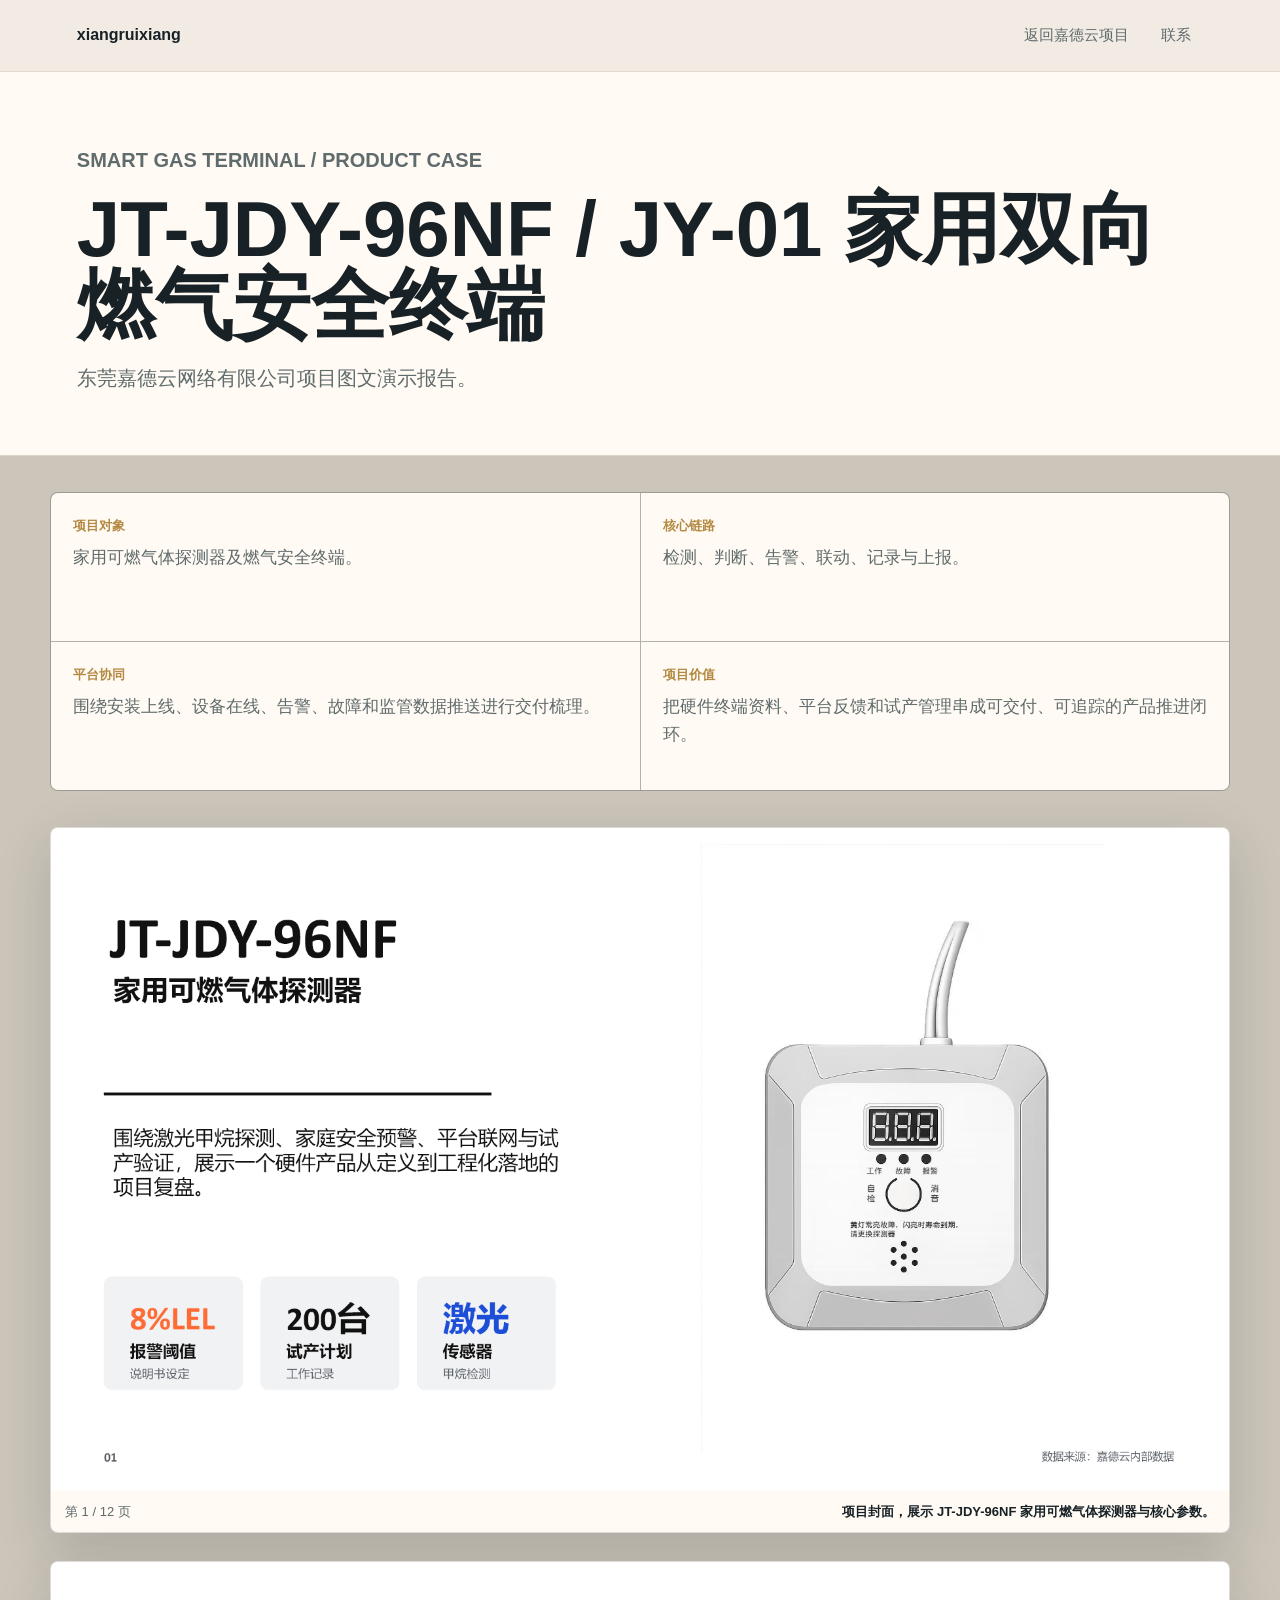
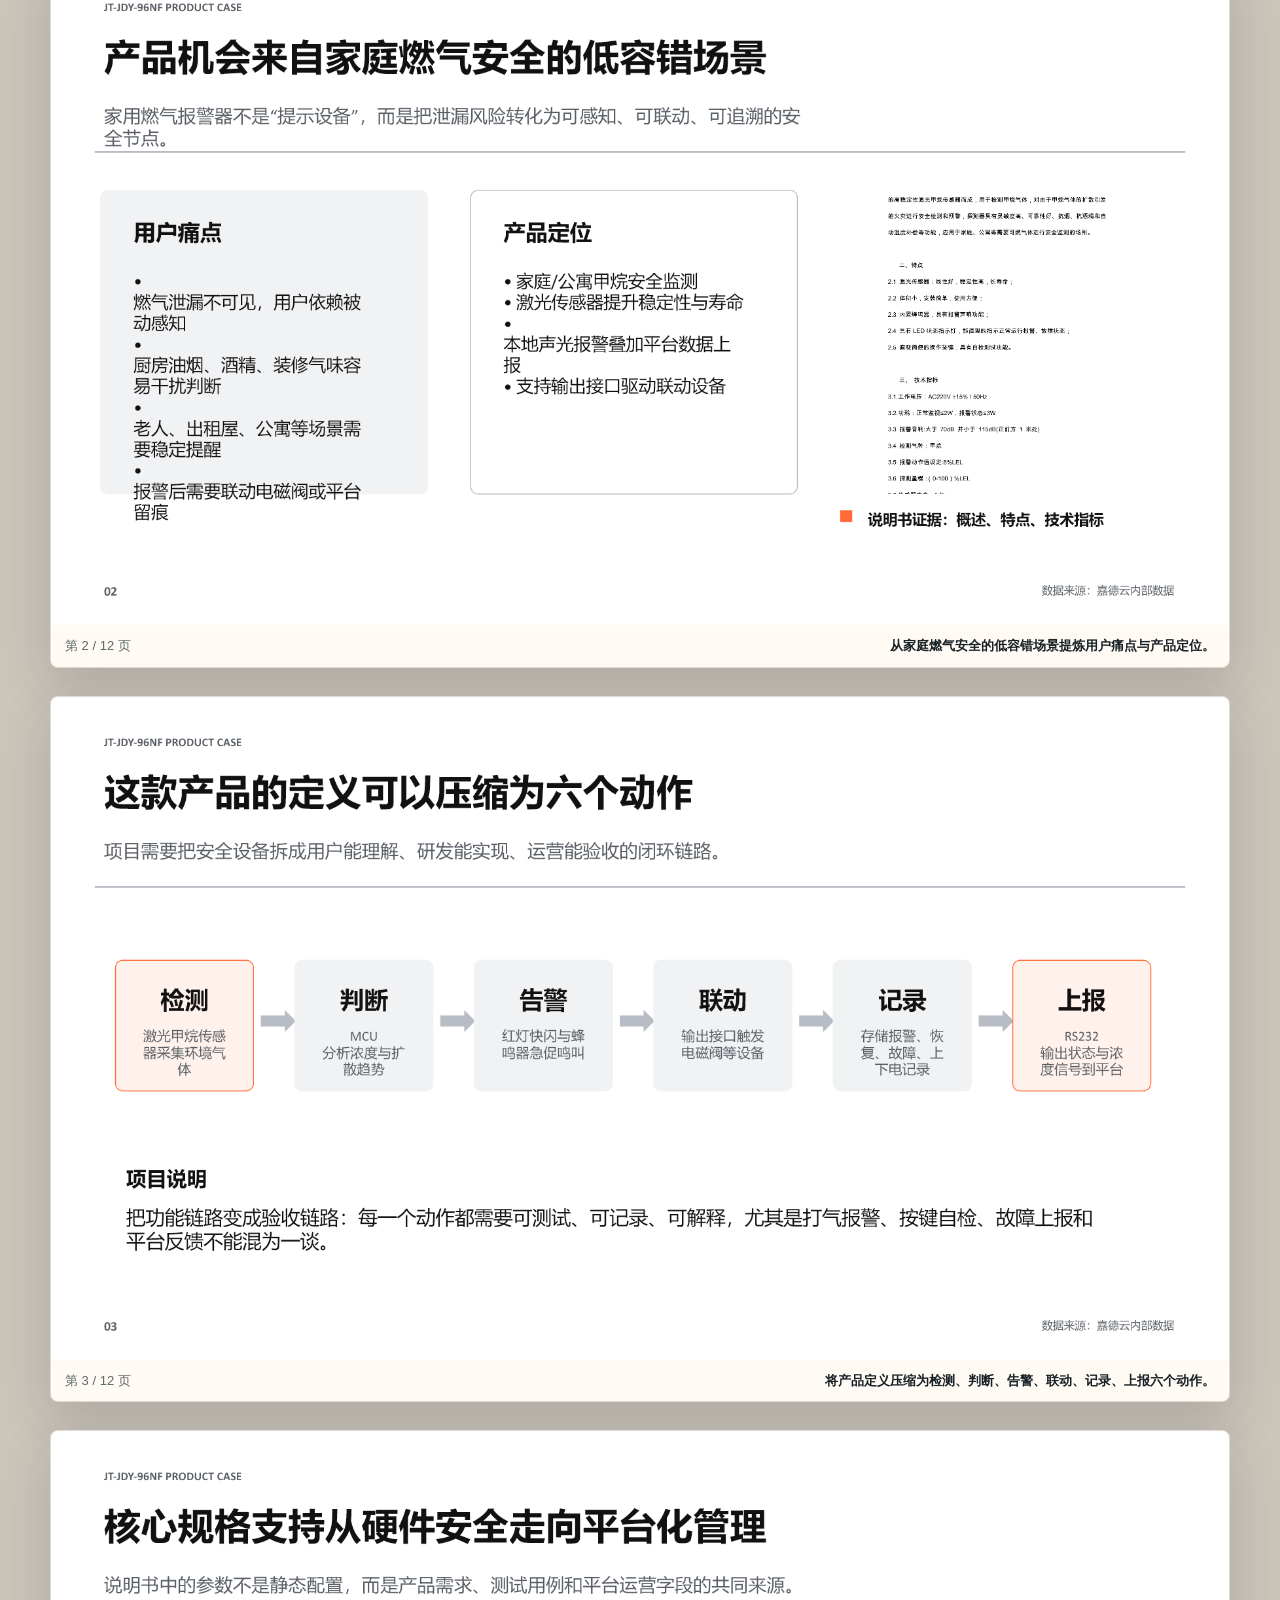
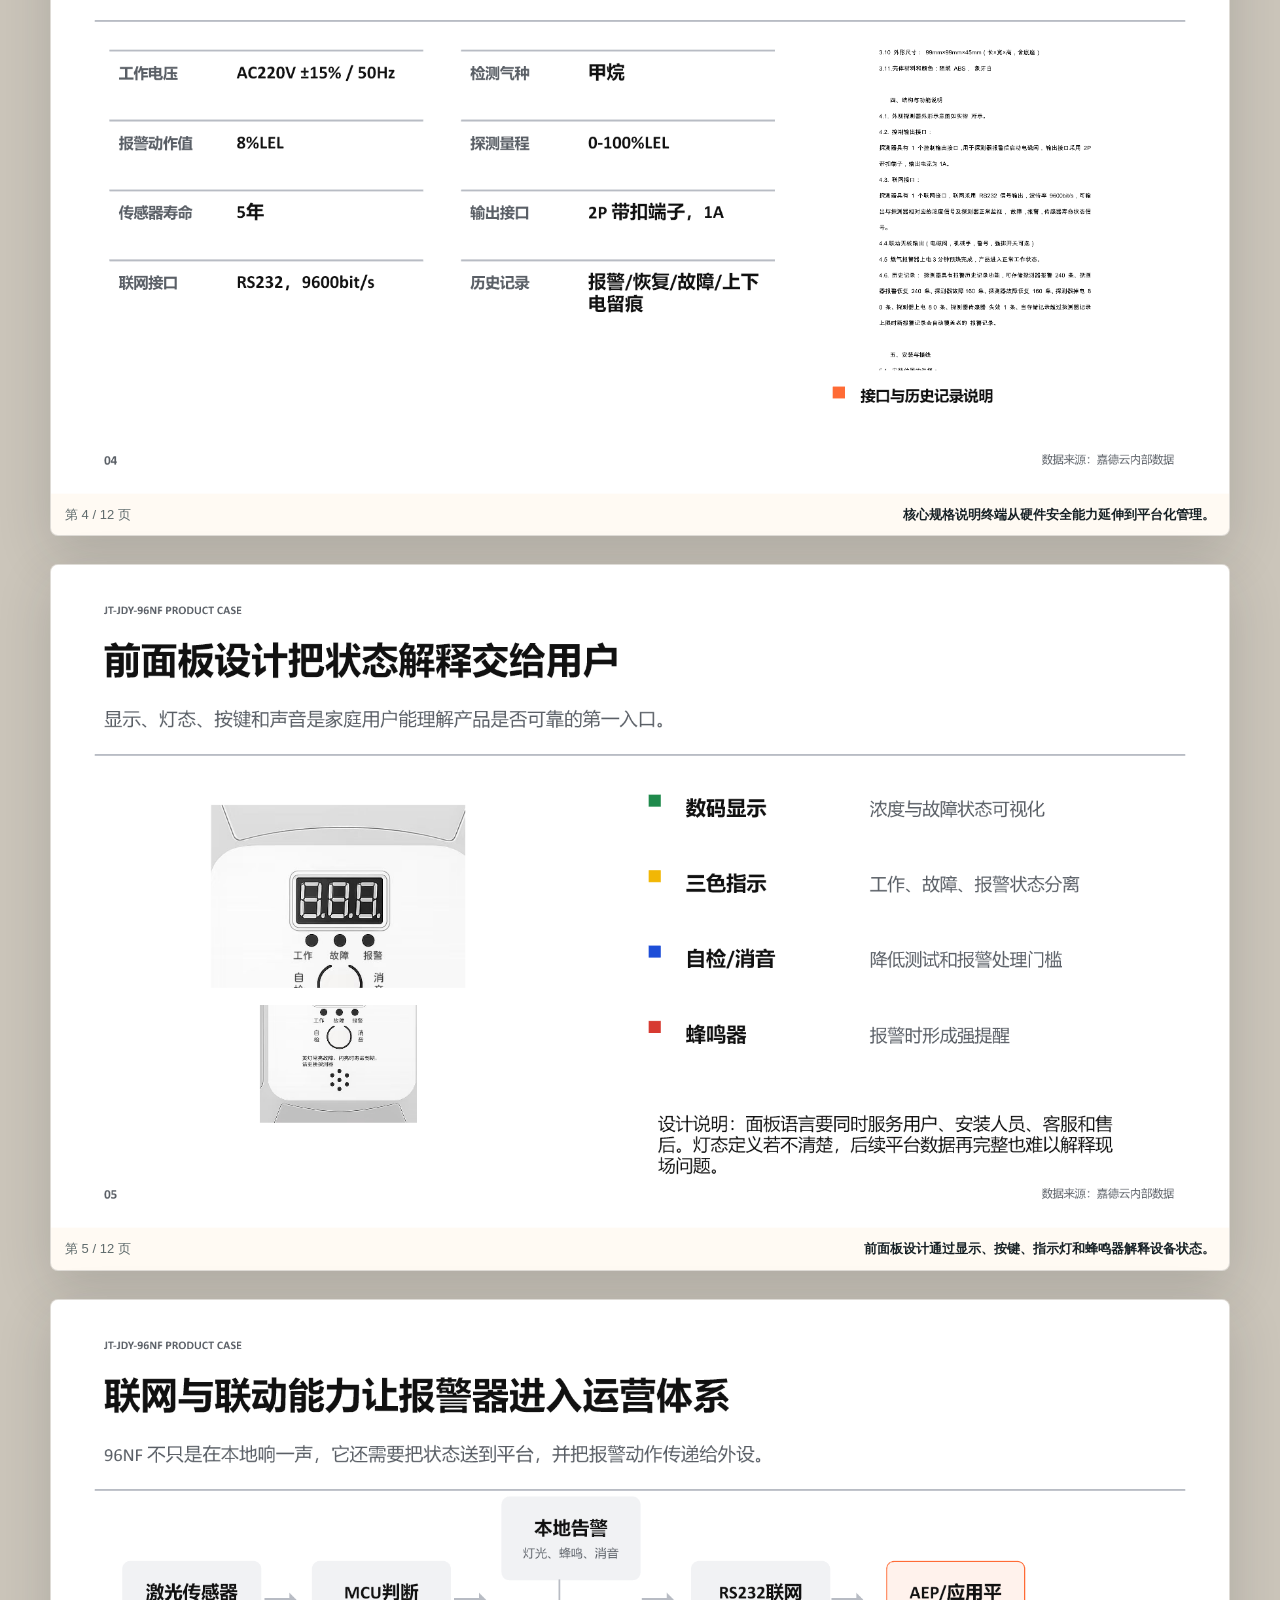
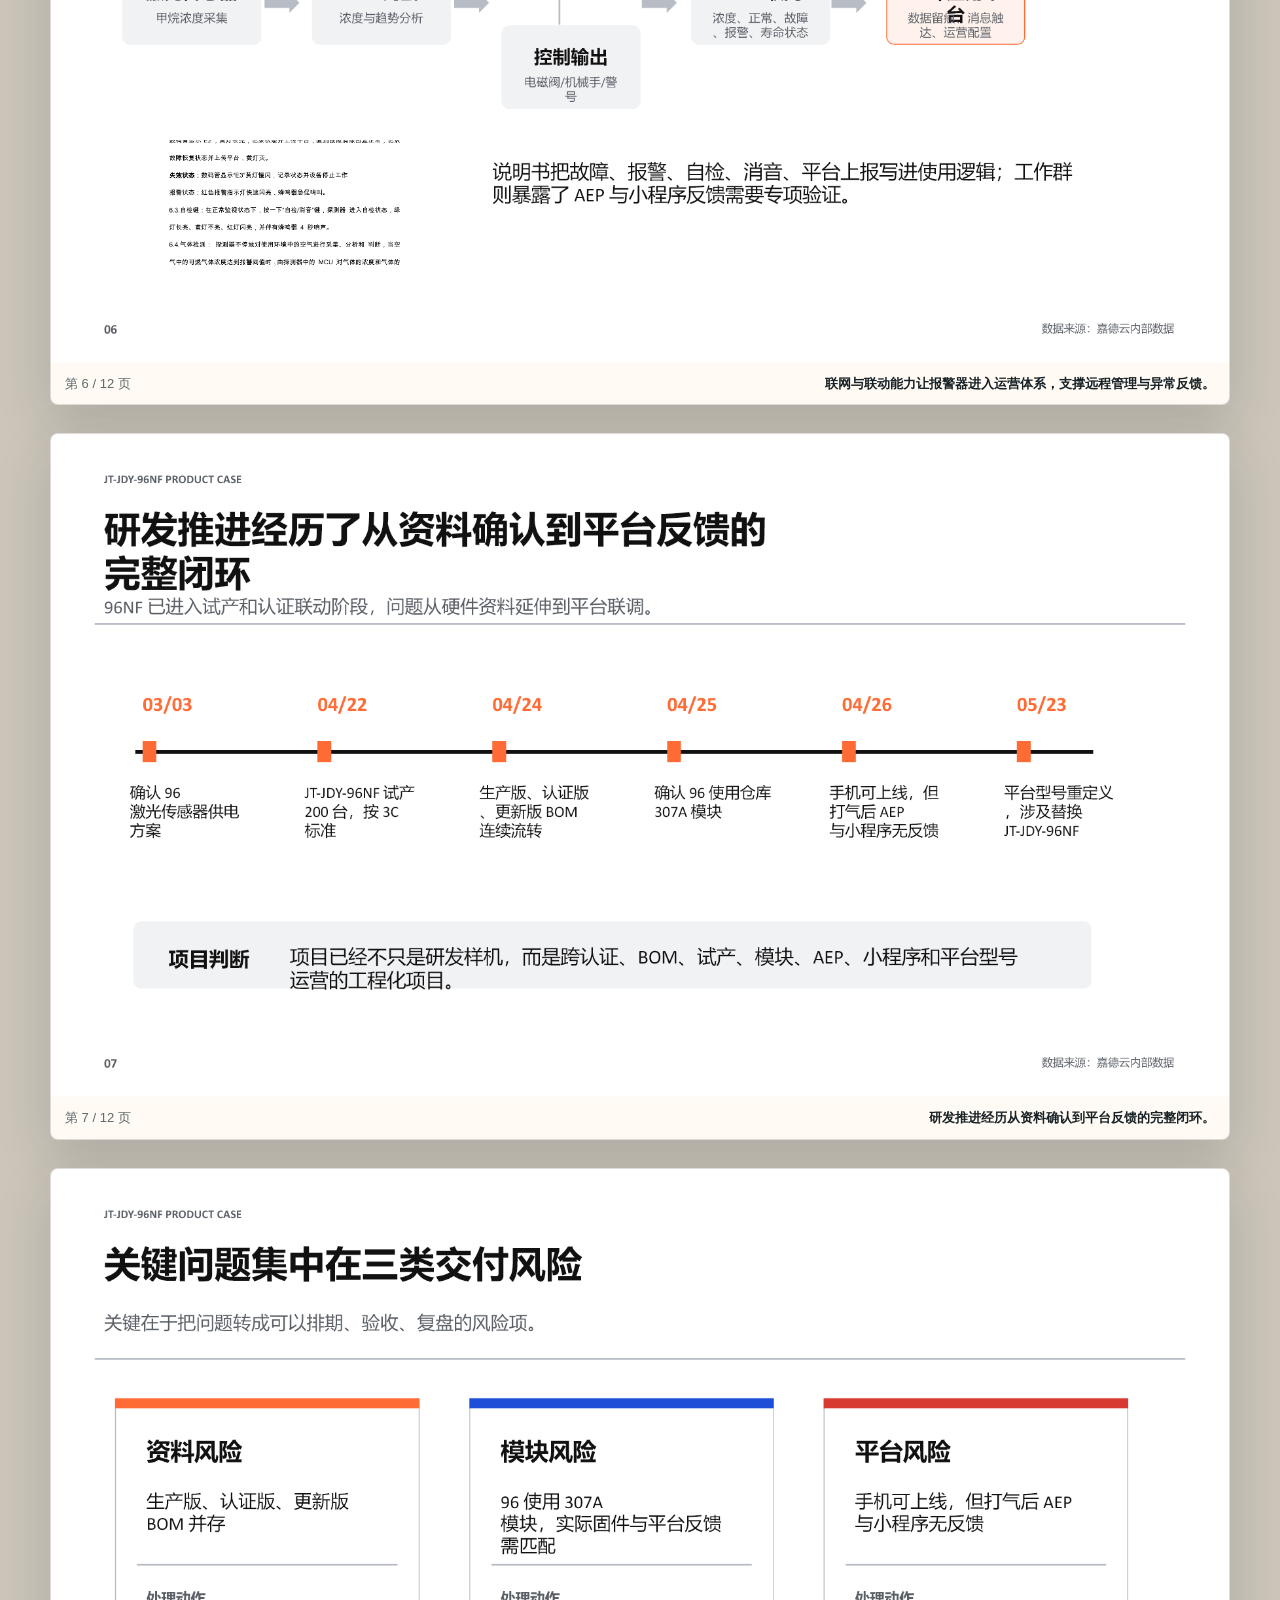
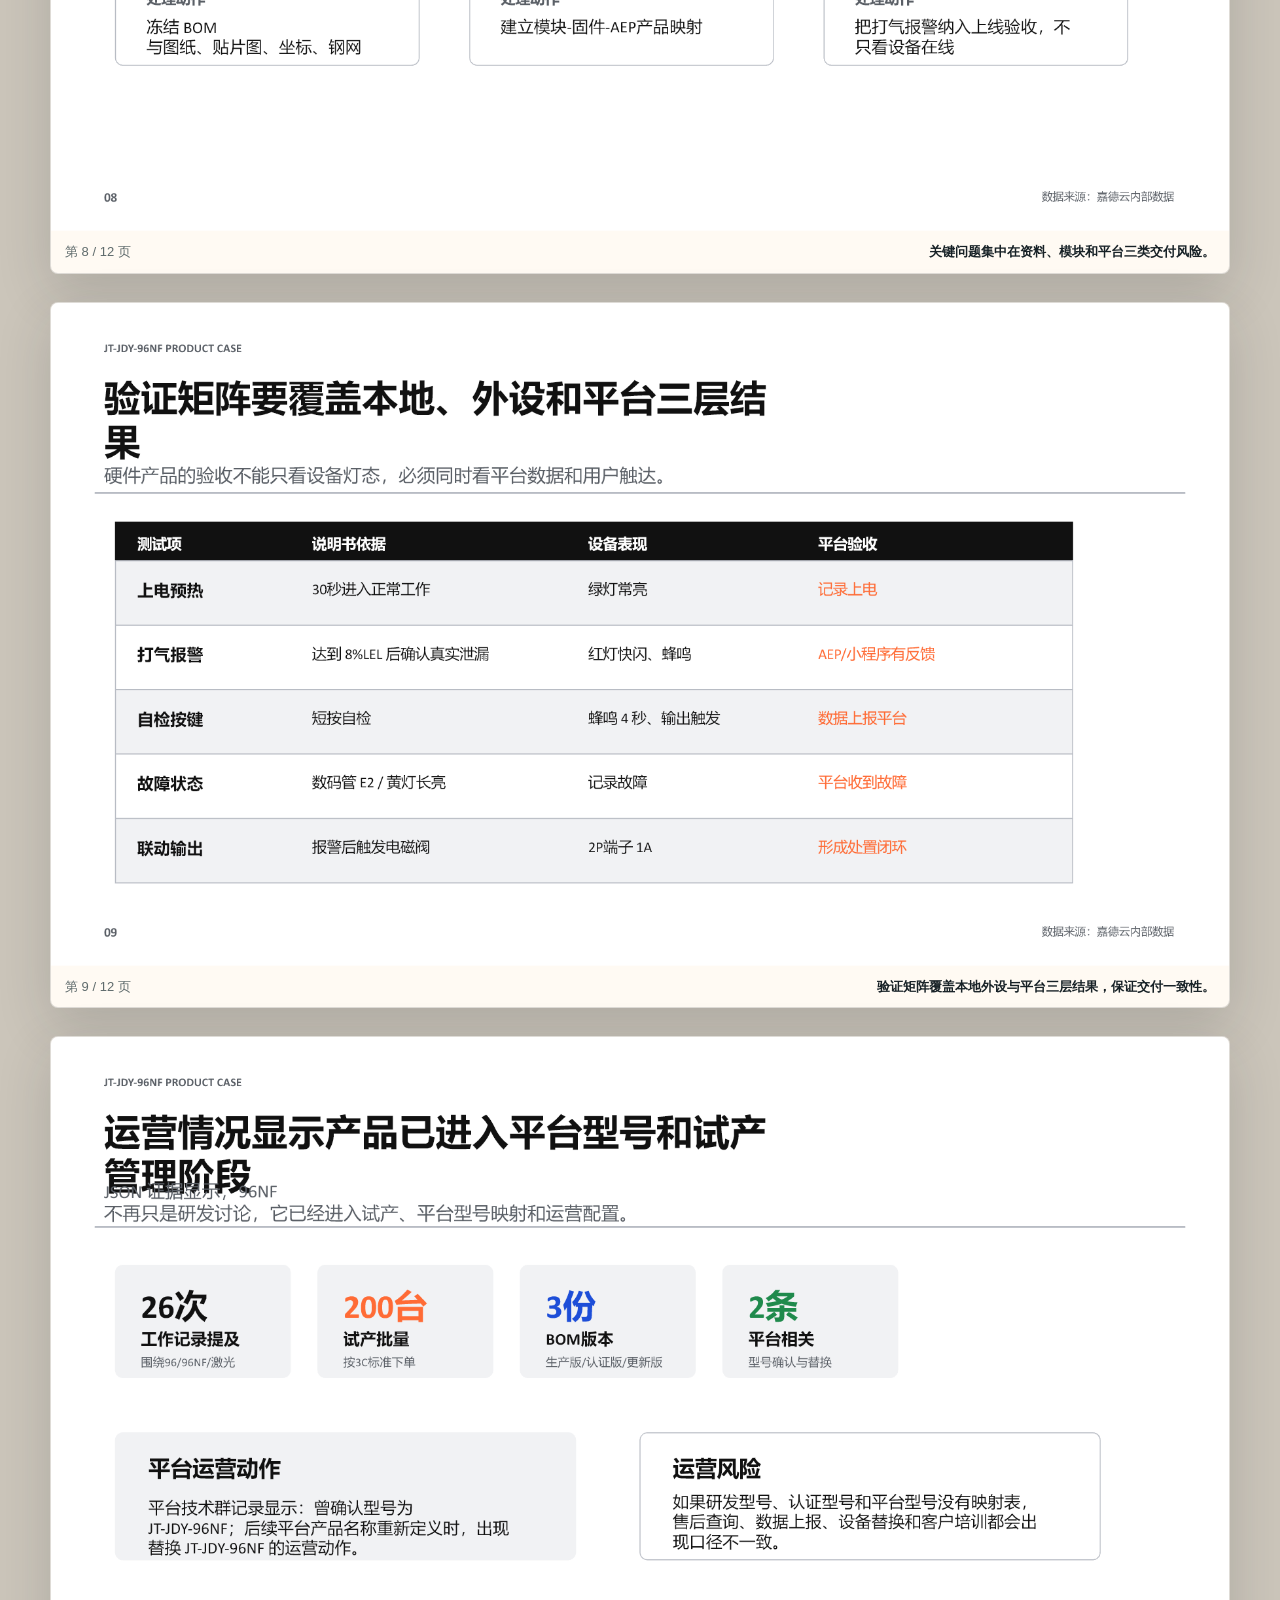
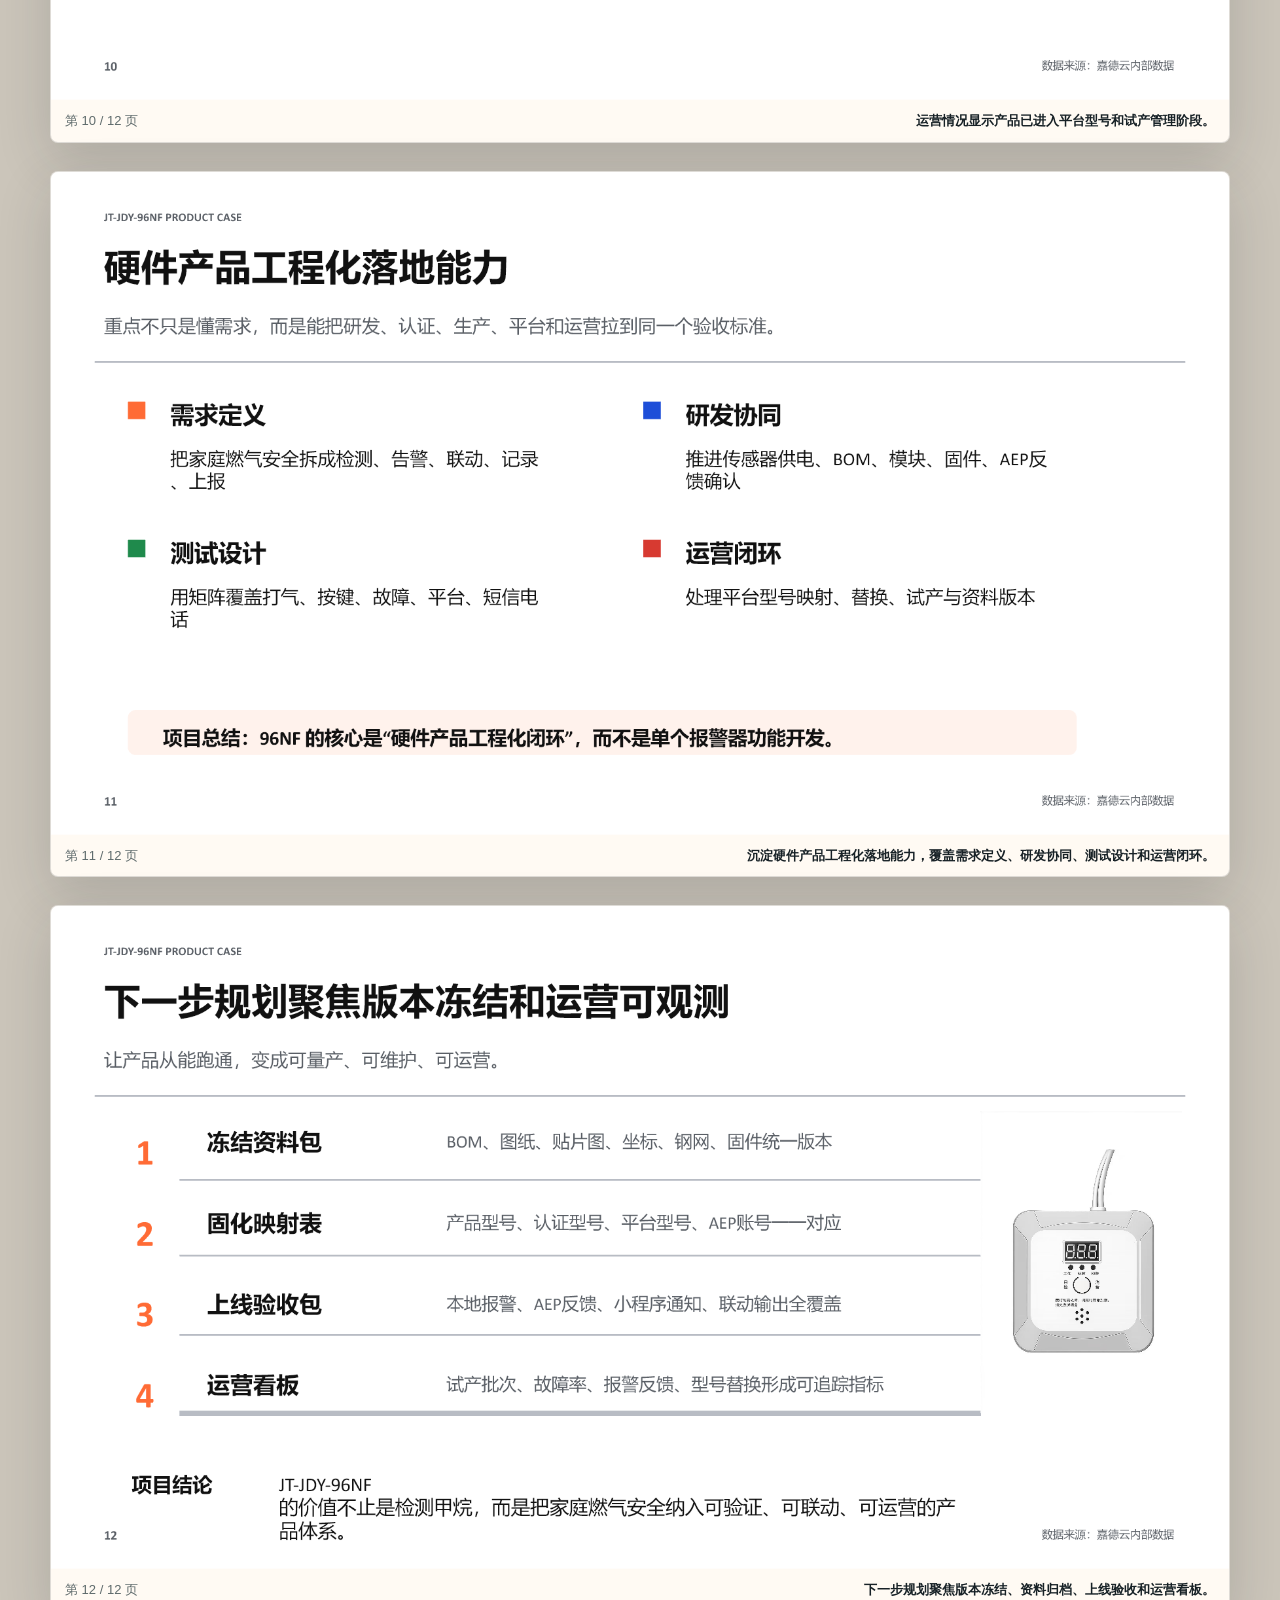
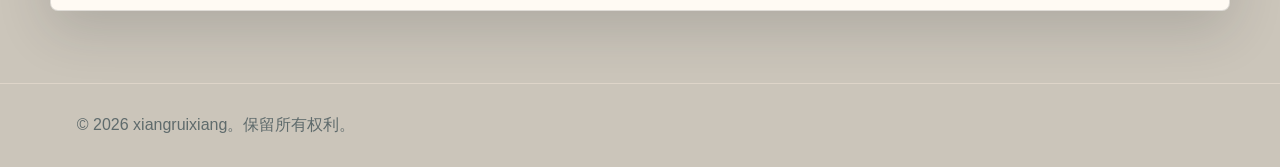
<file: jiadeyun-jt-jdy.html>
<!DOCTYPE html>
<html lang="zh-CN">
  <head>
    <meta charset="UTF-8" />
    <meta name="viewport" content="width=device-width, initial-scale=1.0" />
    <title>JT-JDY-96NF / JY-01 家用双向燃气安全终端 | xiangruixiang</title>
    <meta
      name="description"
      content="东莞嘉德云网络有限公司 JT-JDY-96NF / JY-01 家用双向燃气安全终端项目图文演示报告。"
    />
    <link rel="stylesheet" href="styles.css?v=jt-jdy-report" />
  </head>
  <body class="project-detail-page">
    <header class="site-header">
      <a class="brand" href="index.html" aria-label="返回首页">xiangruixiang</a>
      <nav class="site-nav" aria-label="项目导航">
        <a href="jiadeyun.html">返回嘉德云项目</a>
        <a href="index.html#contact">联系</a>
      </nav>
    </header>

    <main>
      <section class="report-hero" aria-labelledby="jt-jdy-title">
        <p class="eyebrow">Smart Gas Terminal / Product Case</p>
        <h1 id="jt-jdy-title">JT-JDY-96NF / JY-01 家用双向燃气安全终端</h1>
        <p>东莞嘉德云网络有限公司项目图文演示报告。</p>
      </section>

      <section class="project-brief" aria-label="JT-JDY 项目摘要">
        <dl>
          <div>
            <dt>项目对象</dt>
            <dd>家用可燃气体探测器及燃气安全终端。</dd>
          </div>
          <div>
            <dt>核心链路</dt>
            <dd>检测、判断、告警、联动、记录与上报。</dd>
          </div>
          <div>
            <dt>平台协同</dt>
            <dd>围绕安装上线、设备在线、告警、故障和监管数据推送进行交付梳理。</dd>
          </div>
          <div>
            <dt>项目价值</dt>
            <dd>把硬件终端资料、平台反馈和试产管理串成可交付、可追踪的产品推进闭环。</dd>
          </div>
        </dl>
      </section>

      <section class="static-report-gallery" aria-label="JT-JDY-96NF 项目图文演示报告页面">
        <figure class="static-report-page">
          <img src="assets/jiadeyun-jt-jdy-report/slide-1.png" alt="JT-JDY-96NF 项目图文演示报告第 1 页" width="1800" height="1013" />
          <figcaption><span>第 1 / 12 页</span><span class="report-page-summary">项目封面，展示 JT-JDY-96NF 家用可燃气体探测器与核心参数。</span></figcaption>
        </figure>
        <figure class="static-report-page">
          <img src="assets/jiadeyun-jt-jdy-report/slide-2.png" alt="JT-JDY-96NF 项目图文演示报告第 2 页" width="1800" height="1013" loading="lazy" />
          <figcaption><span>第 2 / 12 页</span><span class="report-page-summary">从家庭燃气安全的低容错场景提炼用户痛点与产品定位。</span></figcaption>
        </figure>
        <figure class="static-report-page">
          <img src="assets/jiadeyun-jt-jdy-report/slide-3.png" alt="JT-JDY-96NF 项目图文演示报告第 3 页" width="1800" height="1013" loading="lazy" />
          <figcaption><span>第 3 / 12 页</span><span class="report-page-summary">将产品定义压缩为检测、判断、告警、联动、记录、上报六个动作。</span></figcaption>
        </figure>
        <figure class="static-report-page">
          <img src="assets/jiadeyun-jt-jdy-report/slide-4.png" alt="JT-JDY-96NF 项目图文演示报告第 4 页" width="1800" height="1013" loading="lazy" />
          <figcaption><span>第 4 / 12 页</span><span class="report-page-summary">核心规格说明终端从硬件安全能力延伸到平台化管理。</span></figcaption>
        </figure>
        <figure class="static-report-page">
          <img src="assets/jiadeyun-jt-jdy-report/slide-5.png" alt="JT-JDY-96NF 项目图文演示报告第 5 页" width="1800" height="1013" loading="lazy" />
          <figcaption><span>第 5 / 12 页</span><span class="report-page-summary">前面板设计通过显示、按键、指示灯和蜂鸣器解释设备状态。</span></figcaption>
        </figure>
        <figure class="static-report-page">
          <img src="assets/jiadeyun-jt-jdy-report/slide-6.png" alt="JT-JDY-96NF 项目图文演示报告第 6 页" width="1800" height="1013" loading="lazy" />
          <figcaption><span>第 6 / 12 页</span><span class="report-page-summary">联网与联动能力让报警器进入运营体系，支撑远程管理与异常反馈。</span></figcaption>
        </figure>
        <figure class="static-report-page">
          <img src="assets/jiadeyun-jt-jdy-report/slide-7.png" alt="JT-JDY-96NF 项目图文演示报告第 7 页" width="1800" height="1013" loading="lazy" />
          <figcaption><span>第 7 / 12 页</span><span class="report-page-summary">研发推进经历从资料确认到平台反馈的完整闭环。</span></figcaption>
        </figure>
        <figure class="static-report-page">
          <img src="assets/jiadeyun-jt-jdy-report/slide-8.png" alt="JT-JDY-96NF 项目图文演示报告第 8 页" width="1800" height="1013" loading="lazy" />
          <figcaption><span>第 8 / 12 页</span><span class="report-page-summary">关键问题集中在资料、模块和平台三类交付风险。</span></figcaption>
        </figure>
        <figure class="static-report-page">
          <img src="assets/jiadeyun-jt-jdy-report/slide-9.png" alt="JT-JDY-96NF 项目图文演示报告第 9 页" width="1800" height="1013" loading="lazy" />
          <figcaption><span>第 9 / 12 页</span><span class="report-page-summary">验证矩阵覆盖本地外设与平台三层结果，保证交付一致性。</span></figcaption>
        </figure>
        <figure class="static-report-page">
          <img src="assets/jiadeyun-jt-jdy-report/slide-10.png" alt="JT-JDY-96NF 项目图文演示报告第 10 页" width="1800" height="1013" loading="lazy" />
          <figcaption><span>第 10 / 12 页</span><span class="report-page-summary">运营情况显示产品已进入平台型号和试产管理阶段。</span></figcaption>
        </figure>
        <figure class="static-report-page">
          <img src="assets/jiadeyun-jt-jdy-report/slide-11.png" alt="JT-JDY-96NF 项目图文演示报告第 11 页" width="1800" height="1013" loading="lazy" />
          <figcaption><span>第 11 / 12 页</span><span class="report-page-summary">沉淀硬件产品工程化落地能力，覆盖需求定义、研发协同、测试设计和运营闭环。</span></figcaption>
        </figure>
        <figure class="static-report-page">
          <img src="assets/jiadeyun-jt-jdy-report/slide-12.png" alt="JT-JDY-96NF 项目图文演示报告第 12 页" width="1800" height="1013" loading="lazy" />
          <figcaption><span>第 12 / 12 页</span><span class="report-page-summary">下一步规划聚焦版本冻结、资料归档、上线验收和运营看板。</span></figcaption>
        </figure>
      </section>
    </main>

    <footer class="site-footer">
      <p>© <span id="year"></span> xiangruixiang。保留所有权利。</p>
    </footer>

    <script src="script.js?v=static-report"></script>
  </body>
</html>
</file>
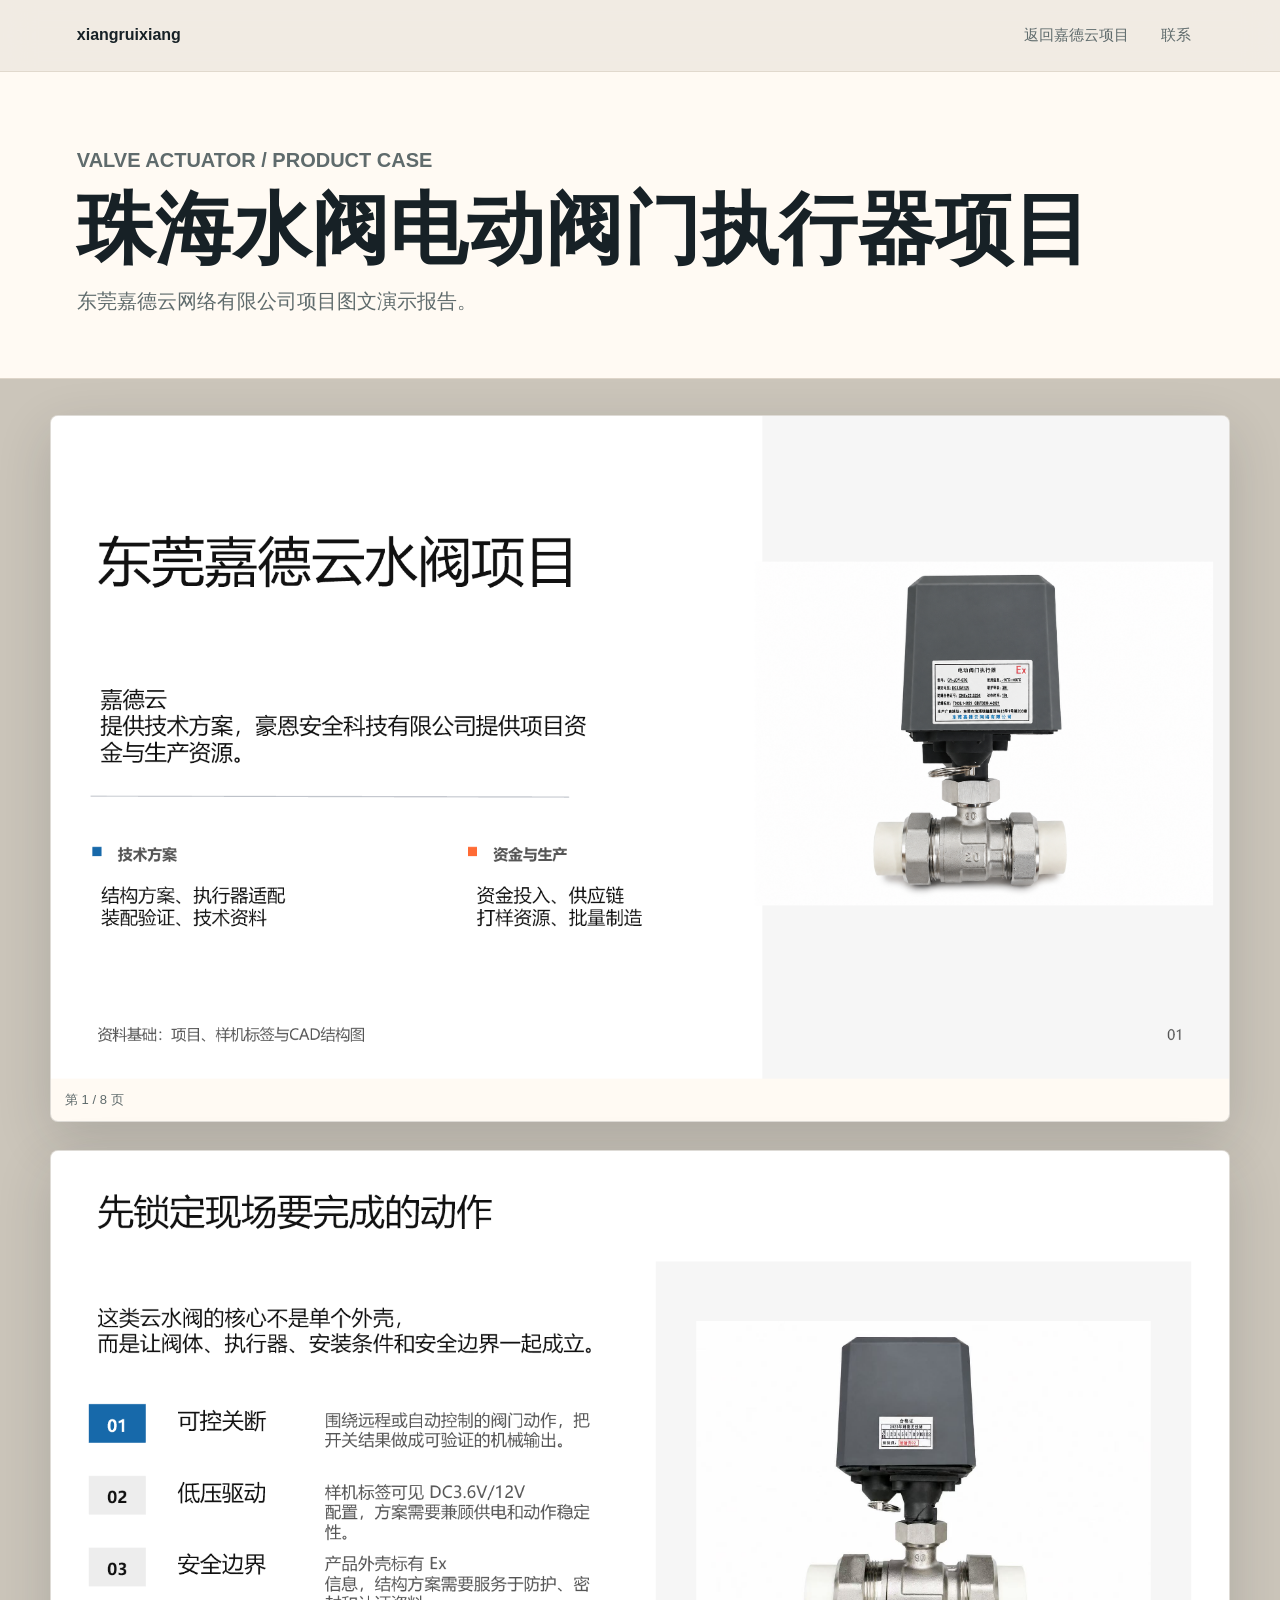
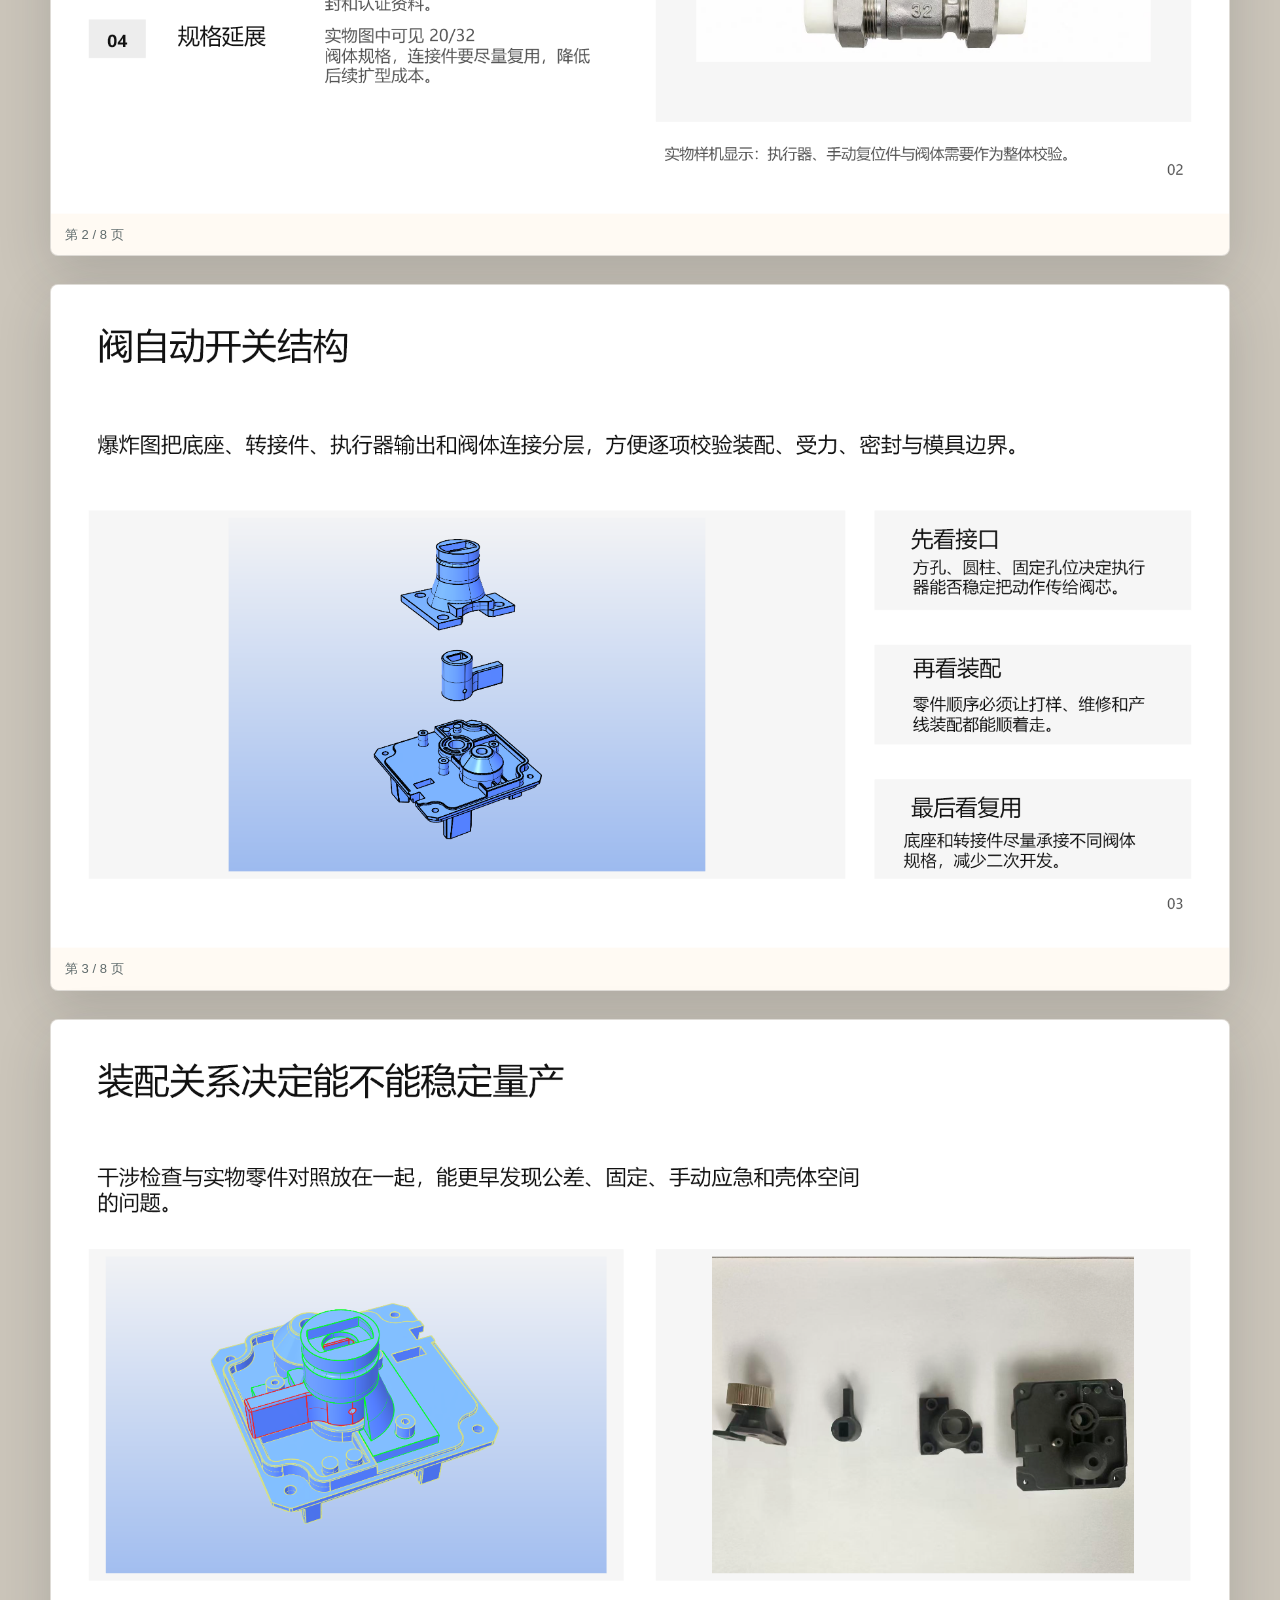
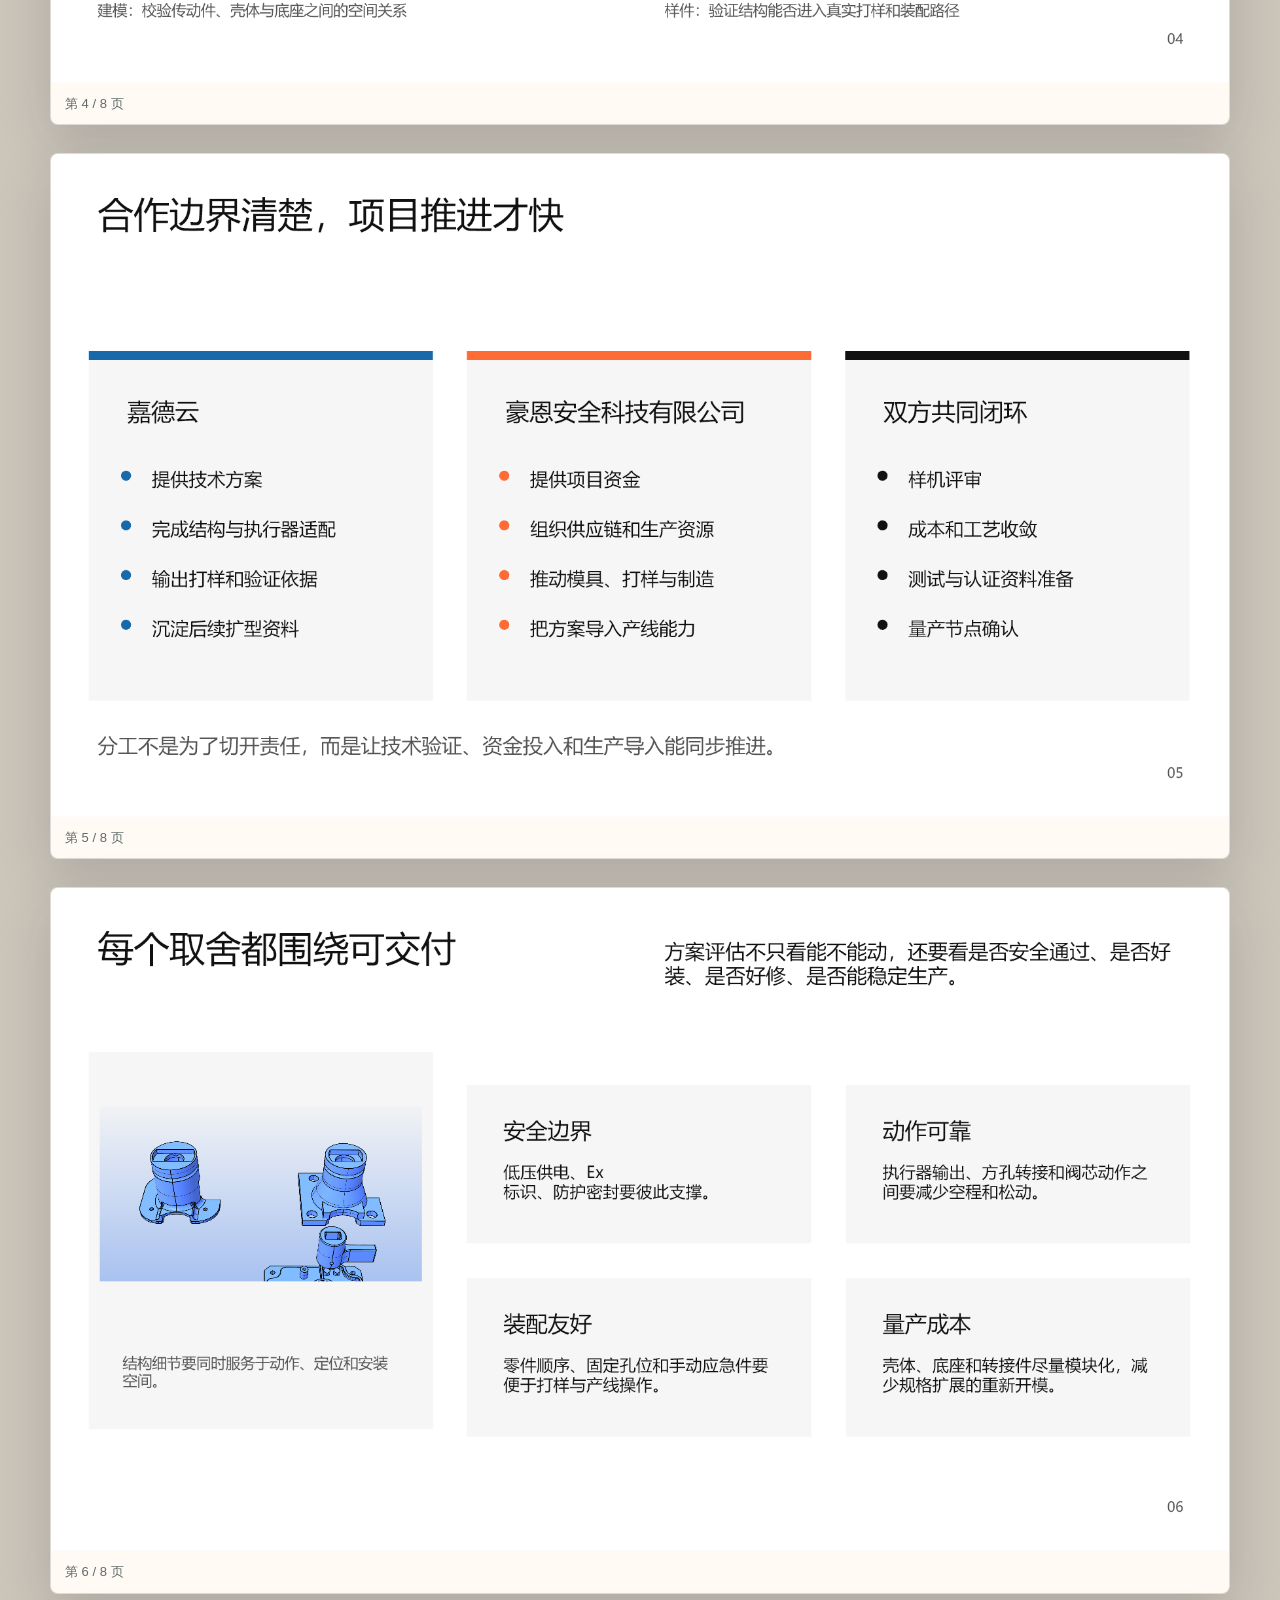
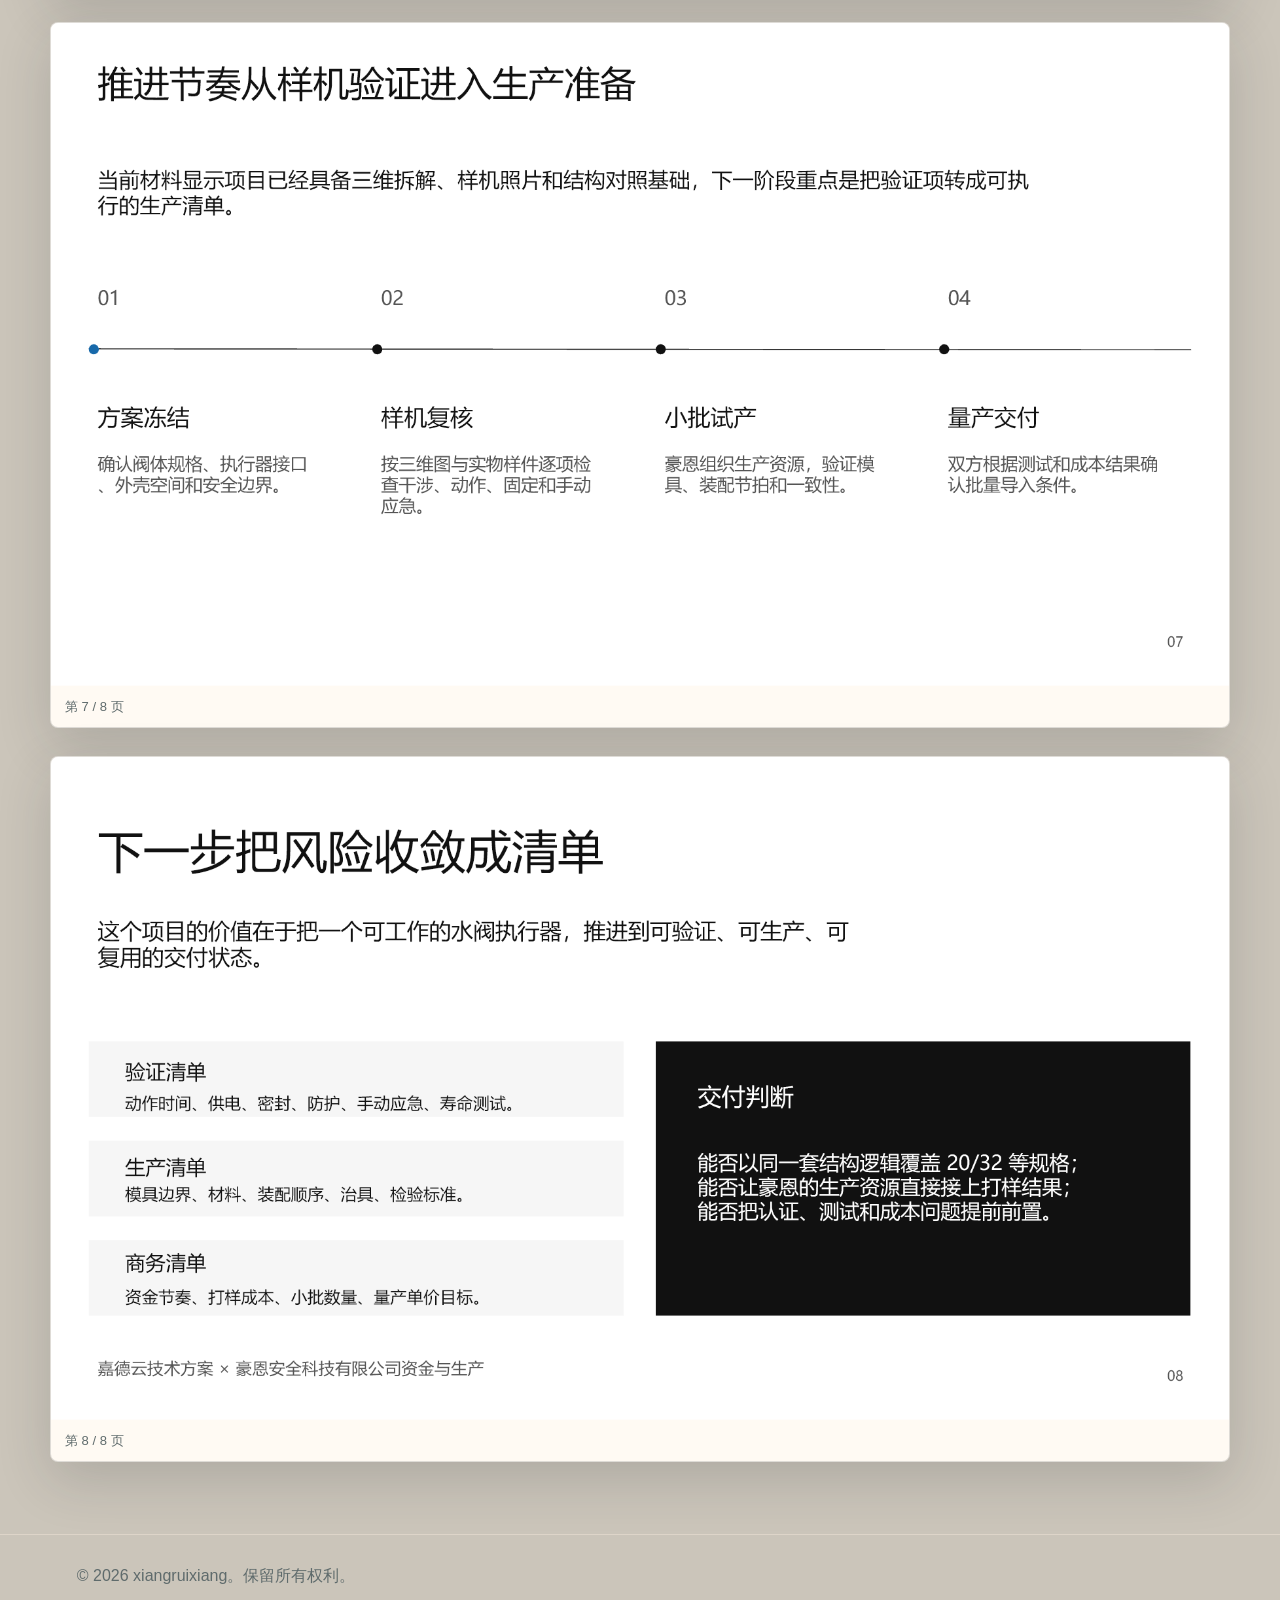
<file: jiadeyun-water-valve.html>
<!DOCTYPE html>
<html lang="zh-CN">
  <head>
    <meta charset="UTF-8" />
    <meta name="viewport" content="width=device-width, initial-scale=1.0" />
    <title>珠海水阀电动阀门执行器项目 | xiangruixiang</title>
    <meta
      name="description"
      content="东莞嘉德云网络有限公司珠海水阀电动阀门执行器项目图文演示报告。"
    />
    <link rel="stylesheet" href="styles.css?v=water-valve-report" />
  </head>
  <body class="project-detail-page">
    <header class="site-header">
      <a class="brand" href="index.html" aria-label="返回首页">xiangruixiang</a>
      <nav class="site-nav" aria-label="项目导航">
        <a href="jiadeyun.html">返回嘉德云项目</a>
        <a href="index.html#contact">联系</a>
      </nav>
    </header>

    <main>
      <section class="report-hero" aria-labelledby="water-valve-title">
        <p class="eyebrow">Valve Actuator / Product Case</p>
        <h1 id="water-valve-title">珠海水阀电动阀门执行器项目</h1>
        <p>东莞嘉德云网络有限公司项目图文演示报告。</p>
      </section>

      <section class="static-report-gallery" aria-label="珠海水阀电动阀门执行器项目图文演示报告页面">
        <figure class="static-report-page">
          <img src="assets/jiadeyun-water-valve-report/slide-1.png" alt="珠海水阀电动阀门执行器项目图文演示报告第 1 页" width="1800" height="1013" />
          <figcaption><span>第 1 / 8 页</span></figcaption>
        </figure>
        <figure class="static-report-page">
          <img src="assets/jiadeyun-water-valve-report/slide-2.png" alt="珠海水阀电动阀门执行器项目图文演示报告第 2 页" width="1800" height="1013" loading="lazy" />
          <figcaption><span>第 2 / 8 页</span></figcaption>
        </figure>
        <figure class="static-report-page">
          <img src="assets/jiadeyun-water-valve-report/slide-3.png" alt="珠海水阀电动阀门执行器项目图文演示报告第 3 页" width="1800" height="1013" loading="lazy" />
          <figcaption><span>第 3 / 8 页</span></figcaption>
        </figure>
        <figure class="static-report-page">
          <img src="assets/jiadeyun-water-valve-report/slide-4.png" alt="珠海水阀电动阀门执行器项目图文演示报告第 4 页" width="1800" height="1013" loading="lazy" />
          <figcaption><span>第 4 / 8 页</span></figcaption>
        </figure>
        <figure class="static-report-page">
          <img src="assets/jiadeyun-water-valve-report/slide-5.png" alt="珠海水阀电动阀门执行器项目图文演示报告第 5 页" width="1800" height="1013" loading="lazy" />
          <figcaption><span>第 5 / 8 页</span></figcaption>
        </figure>
        <figure class="static-report-page">
          <img src="assets/jiadeyun-water-valve-report/slide-6.png" alt="珠海水阀电动阀门执行器项目图文演示报告第 6 页" width="1800" height="1013" loading="lazy" />
          <figcaption><span>第 6 / 8 页</span></figcaption>
        </figure>
        <figure class="static-report-page">
          <img src="assets/jiadeyun-water-valve-report/slide-7.png" alt="珠海水阀电动阀门执行器项目图文演示报告第 7 页" width="1800" height="1013" loading="lazy" />
          <figcaption><span>第 7 / 8 页</span></figcaption>
        </figure>
        <figure class="static-report-page">
          <img src="assets/jiadeyun-water-valve-report/slide-8.png" alt="珠海水阀电动阀门执行器项目图文演示报告第 8 页" width="1800" height="1013" loading="lazy" />
          <figcaption><span>第 8 / 8 页</span></figcaption>
        </figure>
      </section>
    </main>

    <footer class="site-footer">
      <p>© <span id="year"></span> xiangruixiang。保留所有权利。</p>
    </footer>

    <script src="script.js?v=static-report"></script>
  </body>
</html>
</file>
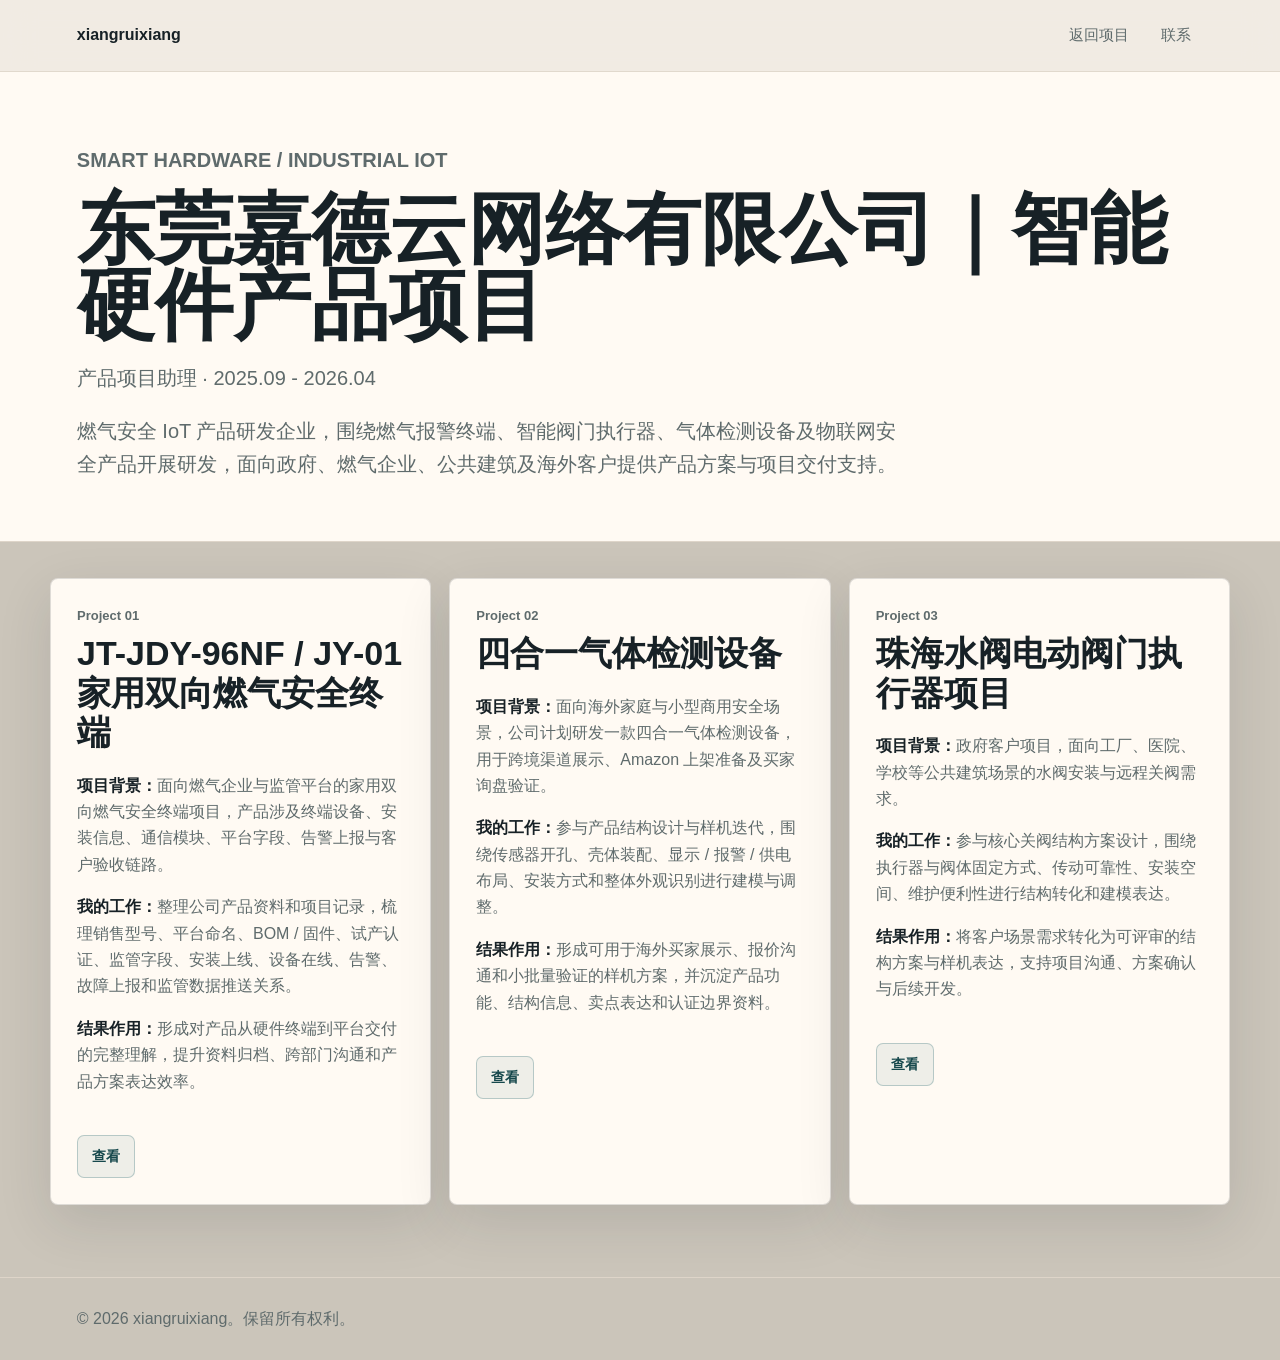
<file: jiadeyun.html>
<!DOCTYPE html>
<html lang="zh-CN">
  <head>
    <meta charset="UTF-8" />
    <meta name="viewport" content="width=device-width, initial-scale=1.0" />
    <title>东莞嘉德云网络有限公司智能硬件项目 | xiangruixiang</title>
    <meta
      name="description"
      content="钟祥瑞在东莞嘉德云网络有限公司参与的智能硬件与工业 IoT 产品项目。"
    />
    <link rel="stylesheet" href="styles.css?v=gas-detector-report" />
  </head>
  <body class="project-detail-page">
    <header class="site-header">
      <a class="brand" href="index.html" aria-label="返回首页">xiangruixiang</a>
      <nav class="site-nav" aria-label="项目导航">
        <a href="index.html#projects">返回项目</a>
        <a href="index.html#contact">联系</a>
      </nav>
    </header>

    <main>
      <section class="report-hero case-hero" aria-labelledby="case-title">
        <p class="eyebrow">Smart Hardware / Industrial IoT</p>
        <h1 id="case-title">东莞嘉德云网络有限公司｜智能硬件产品项目</h1>
        <p>产品项目助理 · 2025.09 - 2026.04</p>
        <p>
          燃气安全 IoT 产品研发企业，围绕燃气报警终端、智能阀门执行器、气体检测设备及物联网安全产品开展研发，面向政府、燃气企业、公共建筑及海外客户提供产品方案与项目交付支持。
        </p>
      </section>

      <section class="case-detail-grid" aria-label="东莞嘉德云网络有限公司子项目">
        <article class="case-detail-card">
          <p class="project-kicker">Project 01</p>
          <h2>JT-JDY-96NF / JY-01 家用双向燃气安全终端</h2>
          <p>
            <strong>项目背景：</strong>面向燃气企业与监管平台的家用双向燃气安全终端项目，产品涉及终端设备、安装信息、通信模块、平台字段、告警上报与客户验收链路。
          </p>
          <p>
            <strong>我的工作：</strong>整理公司产品资料和项目记录，梳理销售型号、平台命名、BOM / 固件、试产认证、监管字段、安装上线、设备在线、告警、故障上报和监管数据推送关系。
          </p>
          <p>
            <strong>结果作用：</strong>形成对产品从硬件终端到平台交付的完整理解，提升资料归档、跨部门沟通和产品方案表达效率。
          </p>
          <a class="project-detail-button" href="jiadeyun-jt-jdy.html">查看</a>
        </article>

        <article class="case-detail-card">
          <p class="project-kicker">Project 02</p>
          <h2>四合一气体检测设备</h2>
          <p>
            <strong>项目背景：</strong>面向海外家庭与小型商用安全场景，公司计划研发一款四合一气体检测设备，用于跨境渠道展示、Amazon 上架准备及买家询盘验证。
          </p>
          <p>
            <strong>我的工作：</strong>参与产品结构设计与样机迭代，围绕传感器开孔、壳体装配、显示 / 报警 / 供电布局、安装方式和整体外观识别进行建模与调整。
          </p>
          <p>
            <strong>结果作用：</strong>形成可用于海外买家展示、报价沟通和小批量验证的样机方案，并沉淀产品功能、结构信息、卖点表达和认证边界资料。
          </p>
          <a class="project-detail-button" href="jiadeyun-gas-detector.html">查看</a>
        </article>

        <article class="case-detail-card">
          <p class="project-kicker">Project 03</p>
          <h2>珠海水阀电动阀门执行器项目</h2>
          <p>
            <strong>项目背景：</strong>政府客户项目，面向工厂、医院、学校等公共建筑场景的水阀安装与远程关阀需求。
          </p>
          <p>
            <strong>我的工作：</strong>参与核心关阀结构方案设计，围绕执行器与阀体固定方式、传动可靠性、安装空间、维护便利性进行结构转化和建模表达。
          </p>
          <p>
            <strong>结果作用：</strong>将客户场景需求转化为可评审的结构方案与样机表达，支持项目沟通、方案确认与后续开发。
          </p>
          <a class="project-detail-button" href="jiadeyun-water-valve.html">查看</a>
        </article>
      </section>
    </main>

    <footer class="site-footer">
      <p>© <span id="year"></span> xiangruixiang。保留所有权利。</p>
    </footer>

    <script src="script.js?v=static-report"></script>
  </body>
</html>
</file>
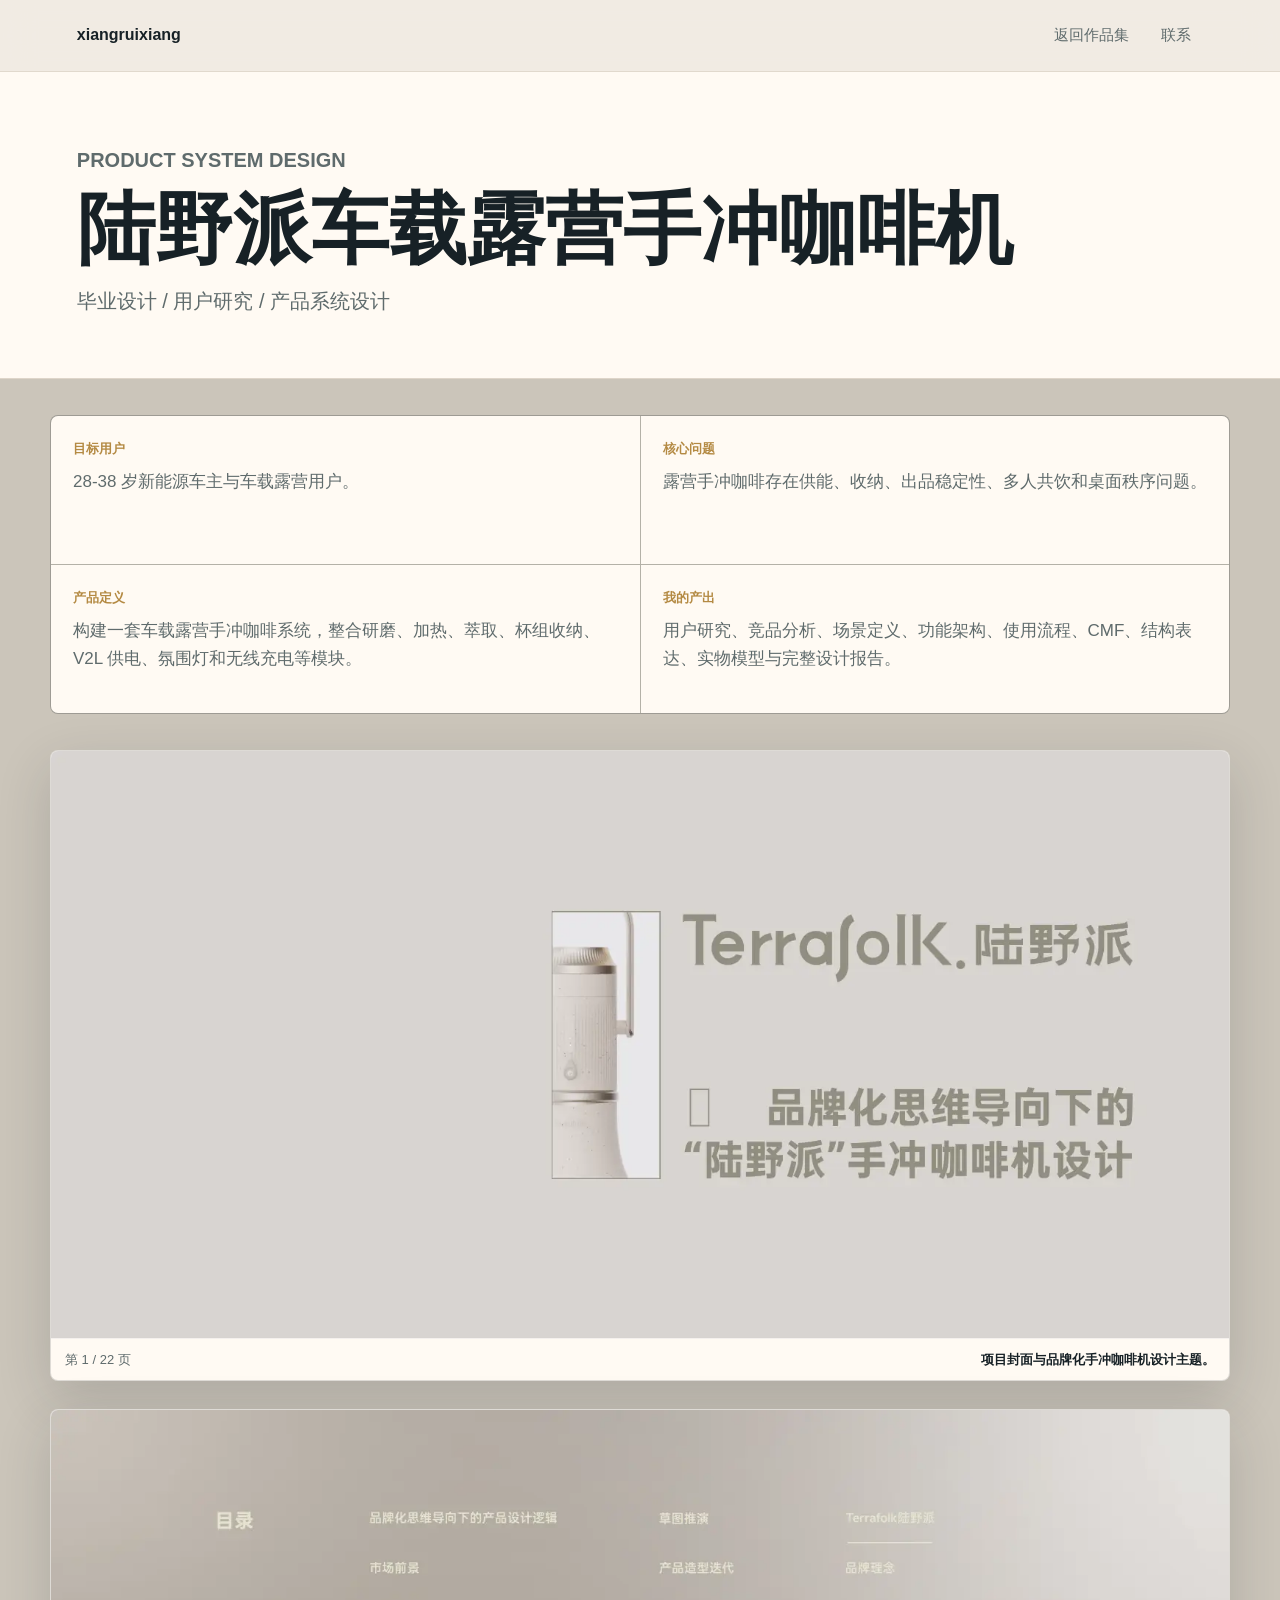
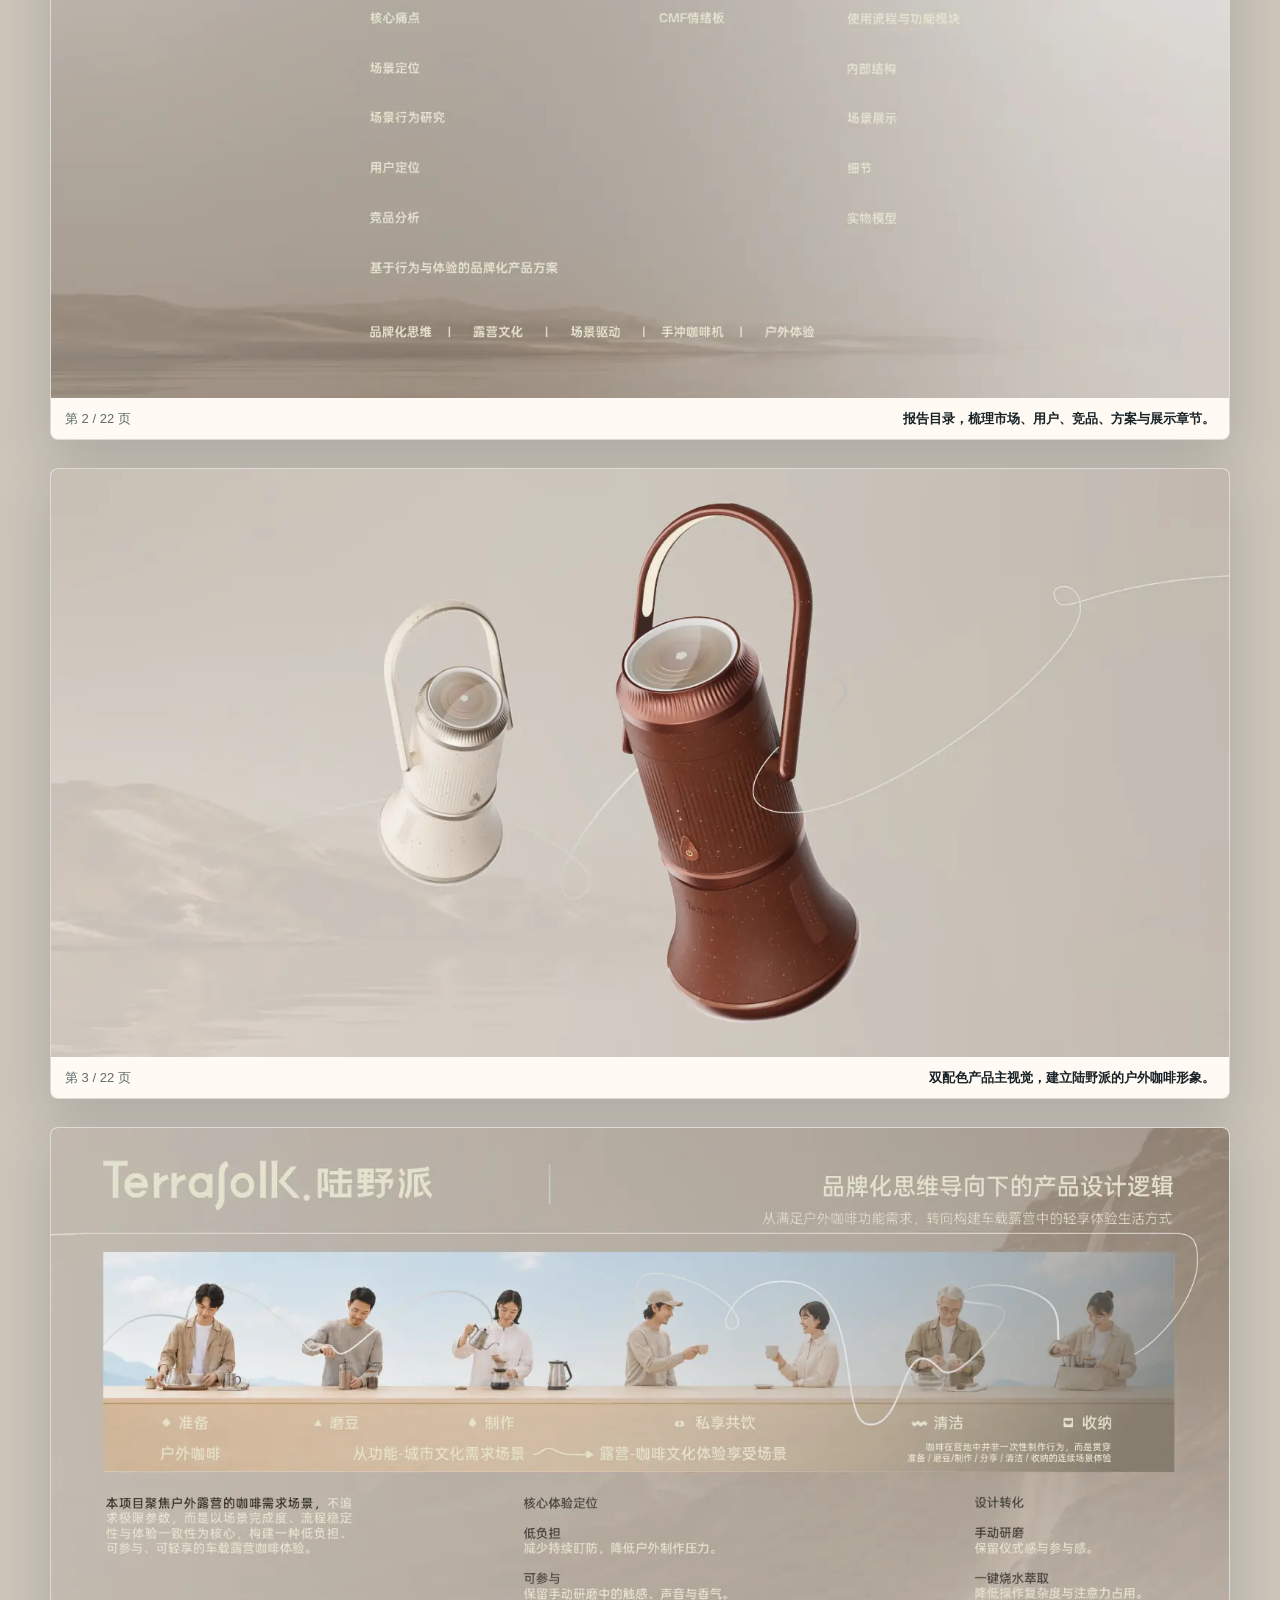
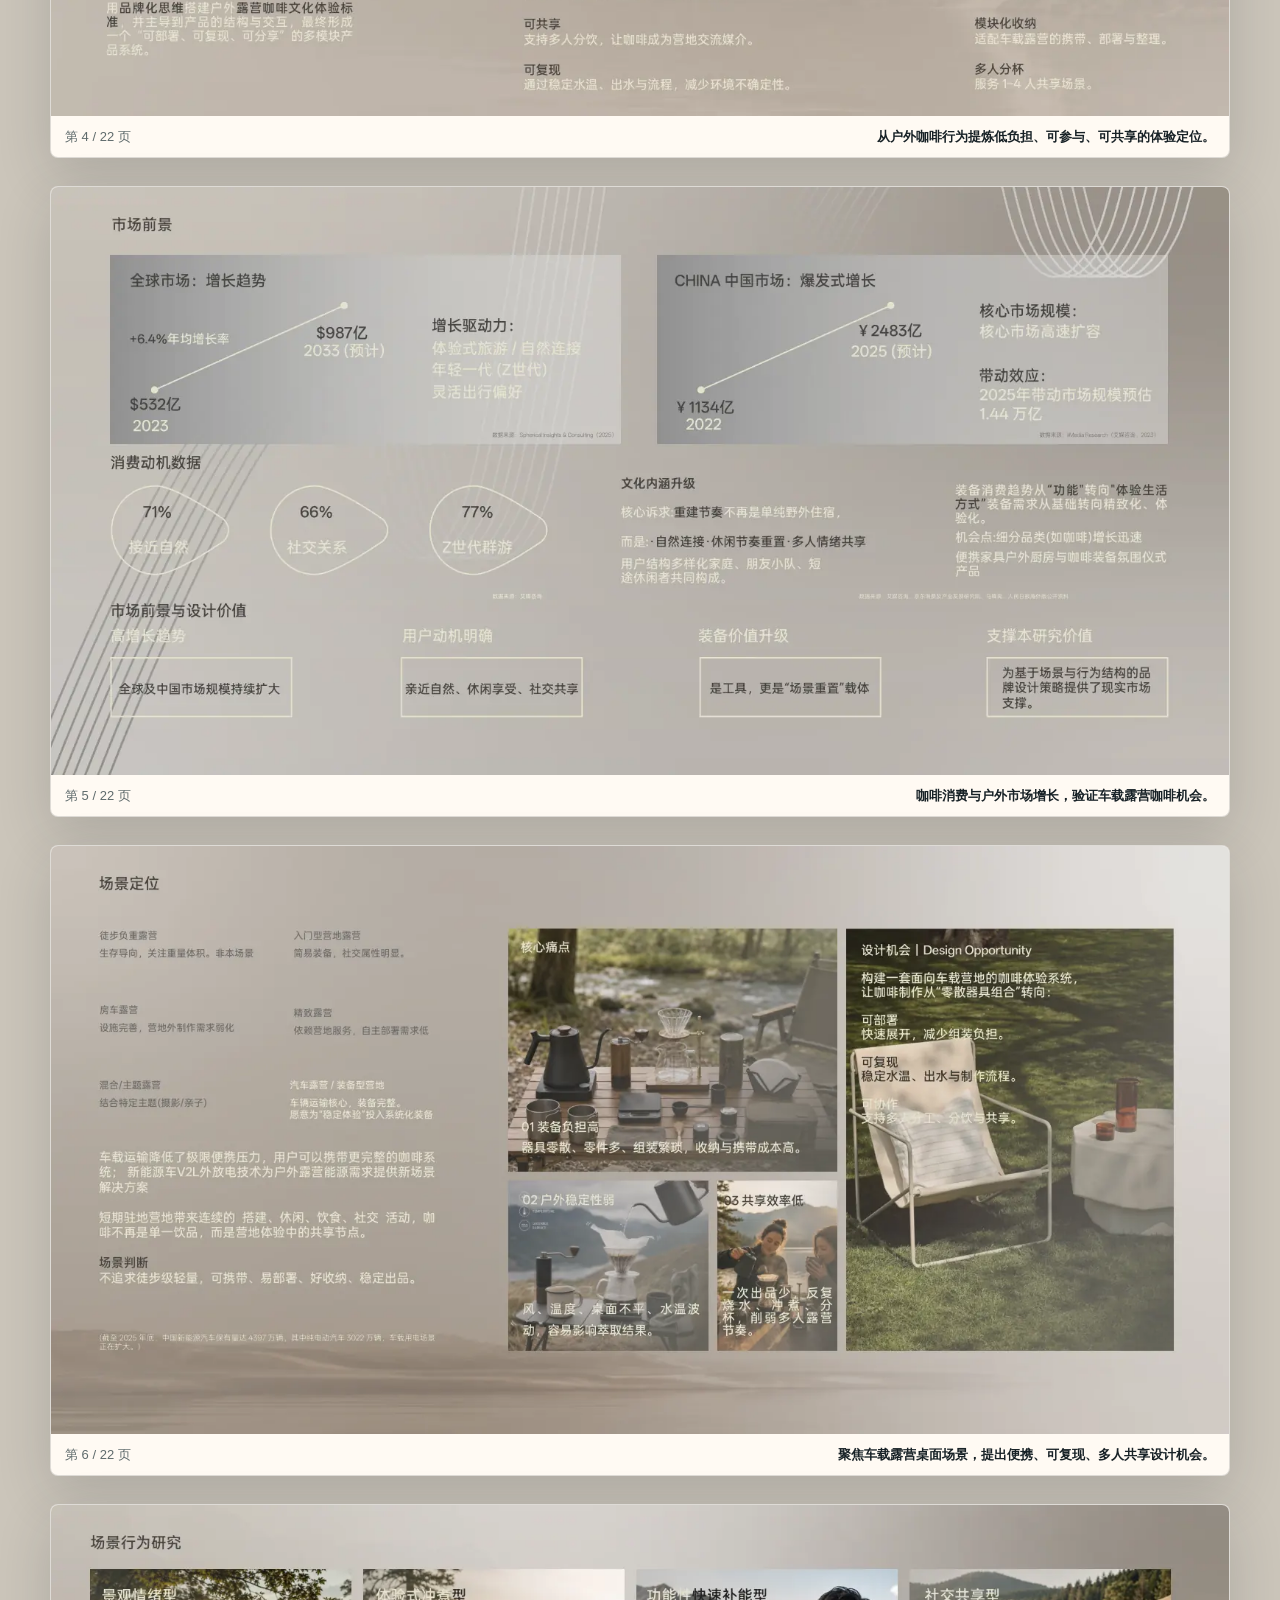
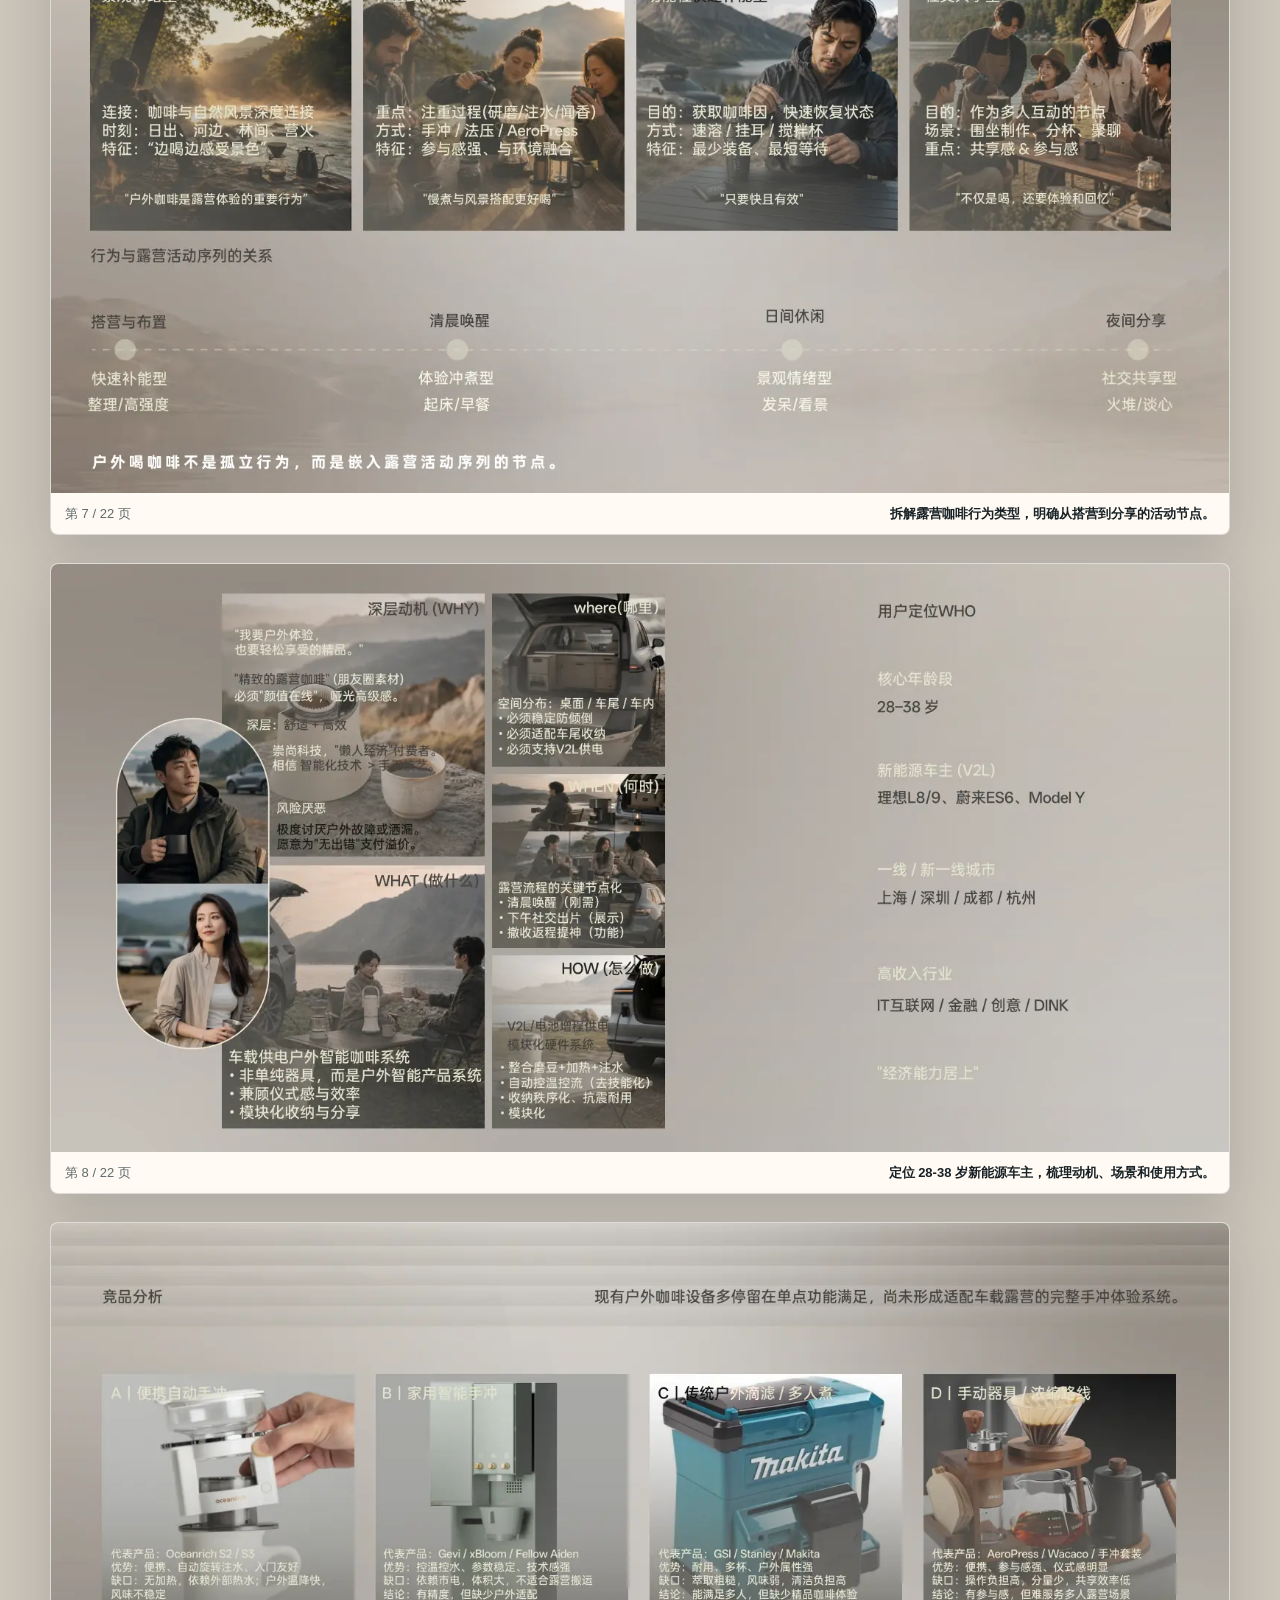
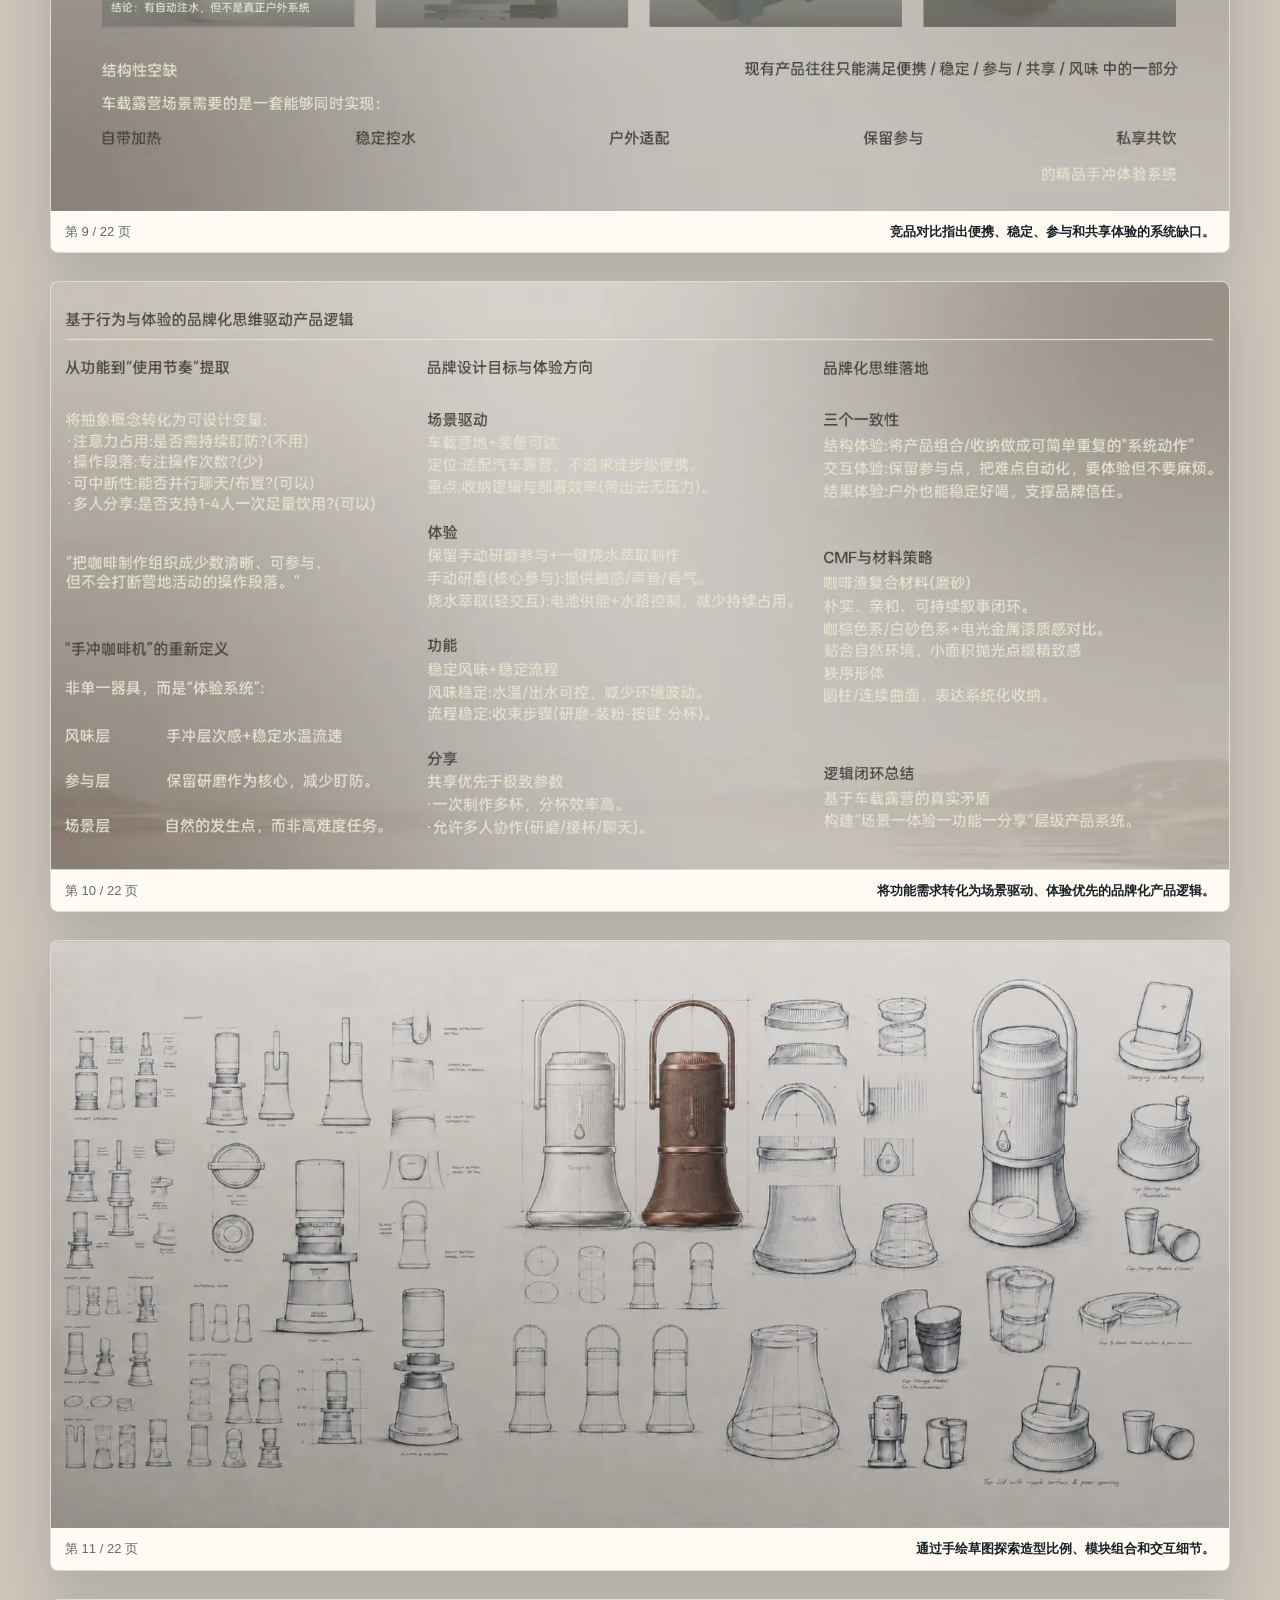
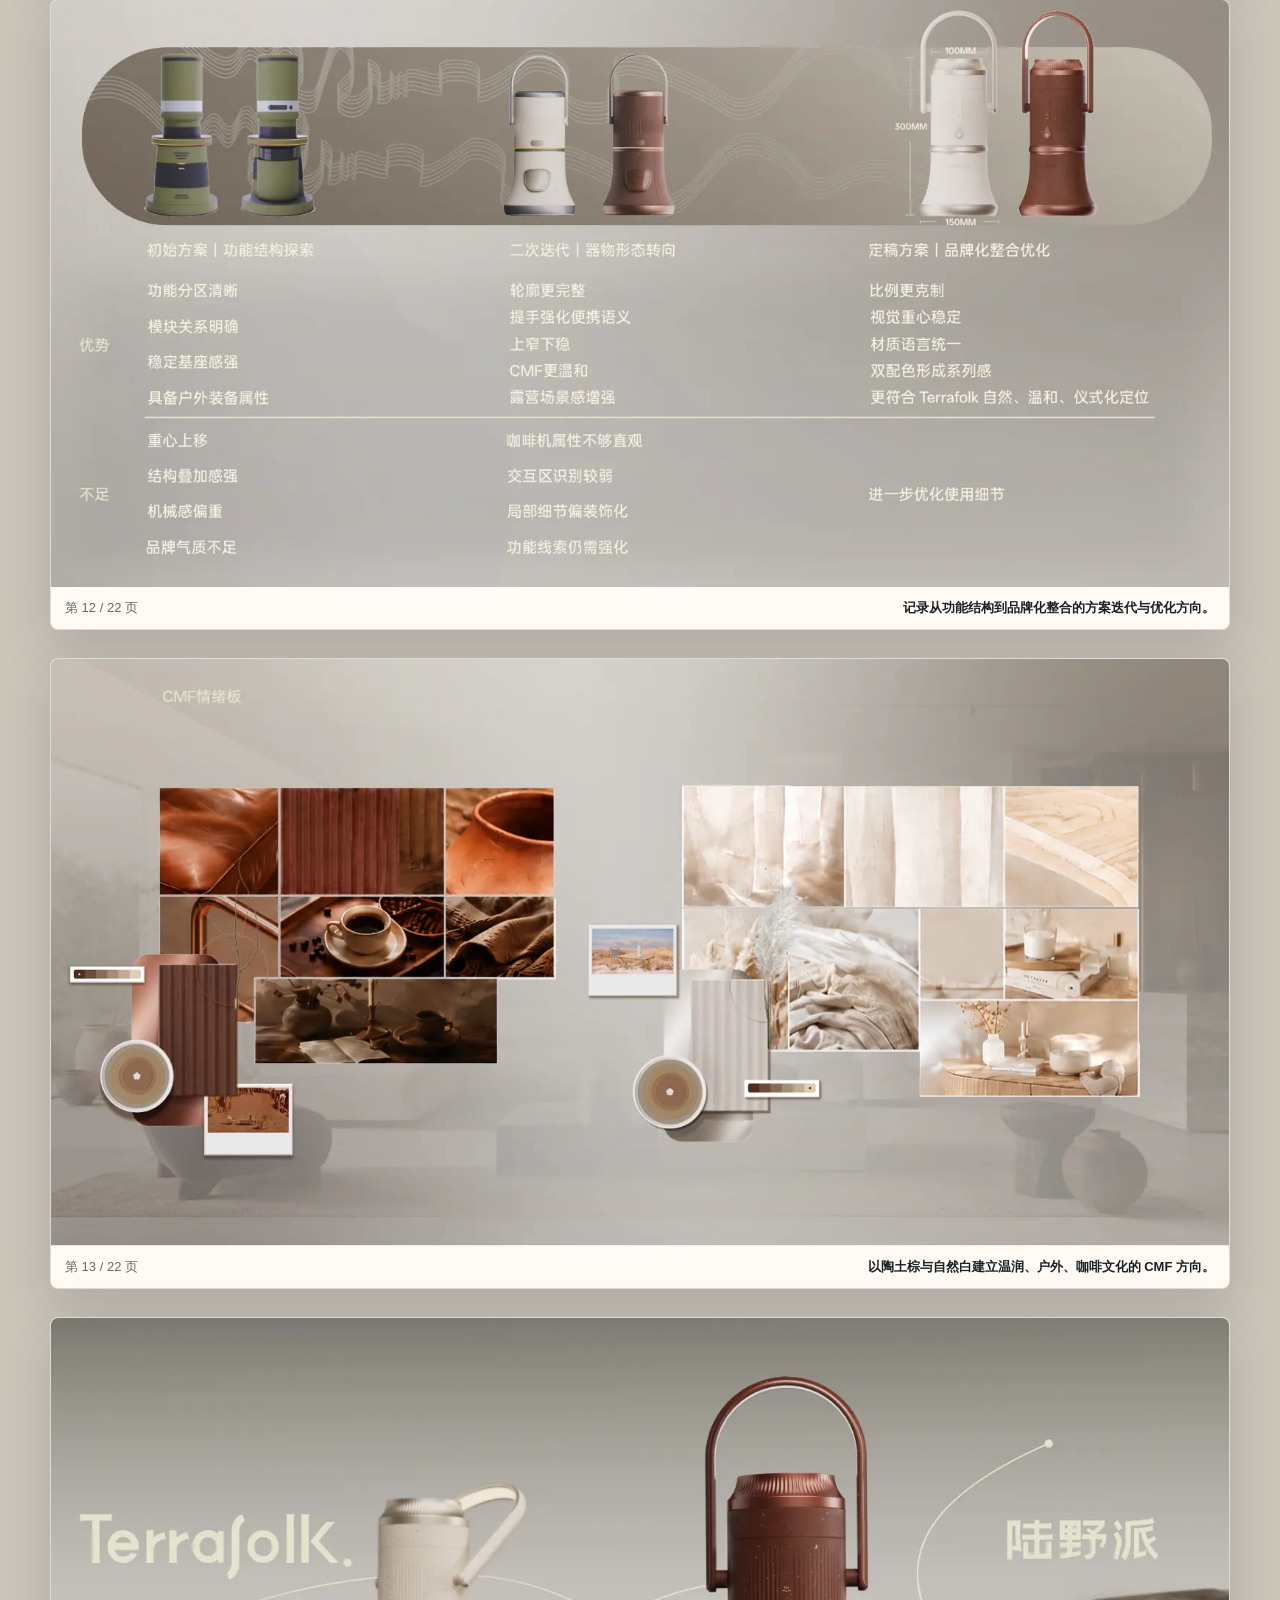
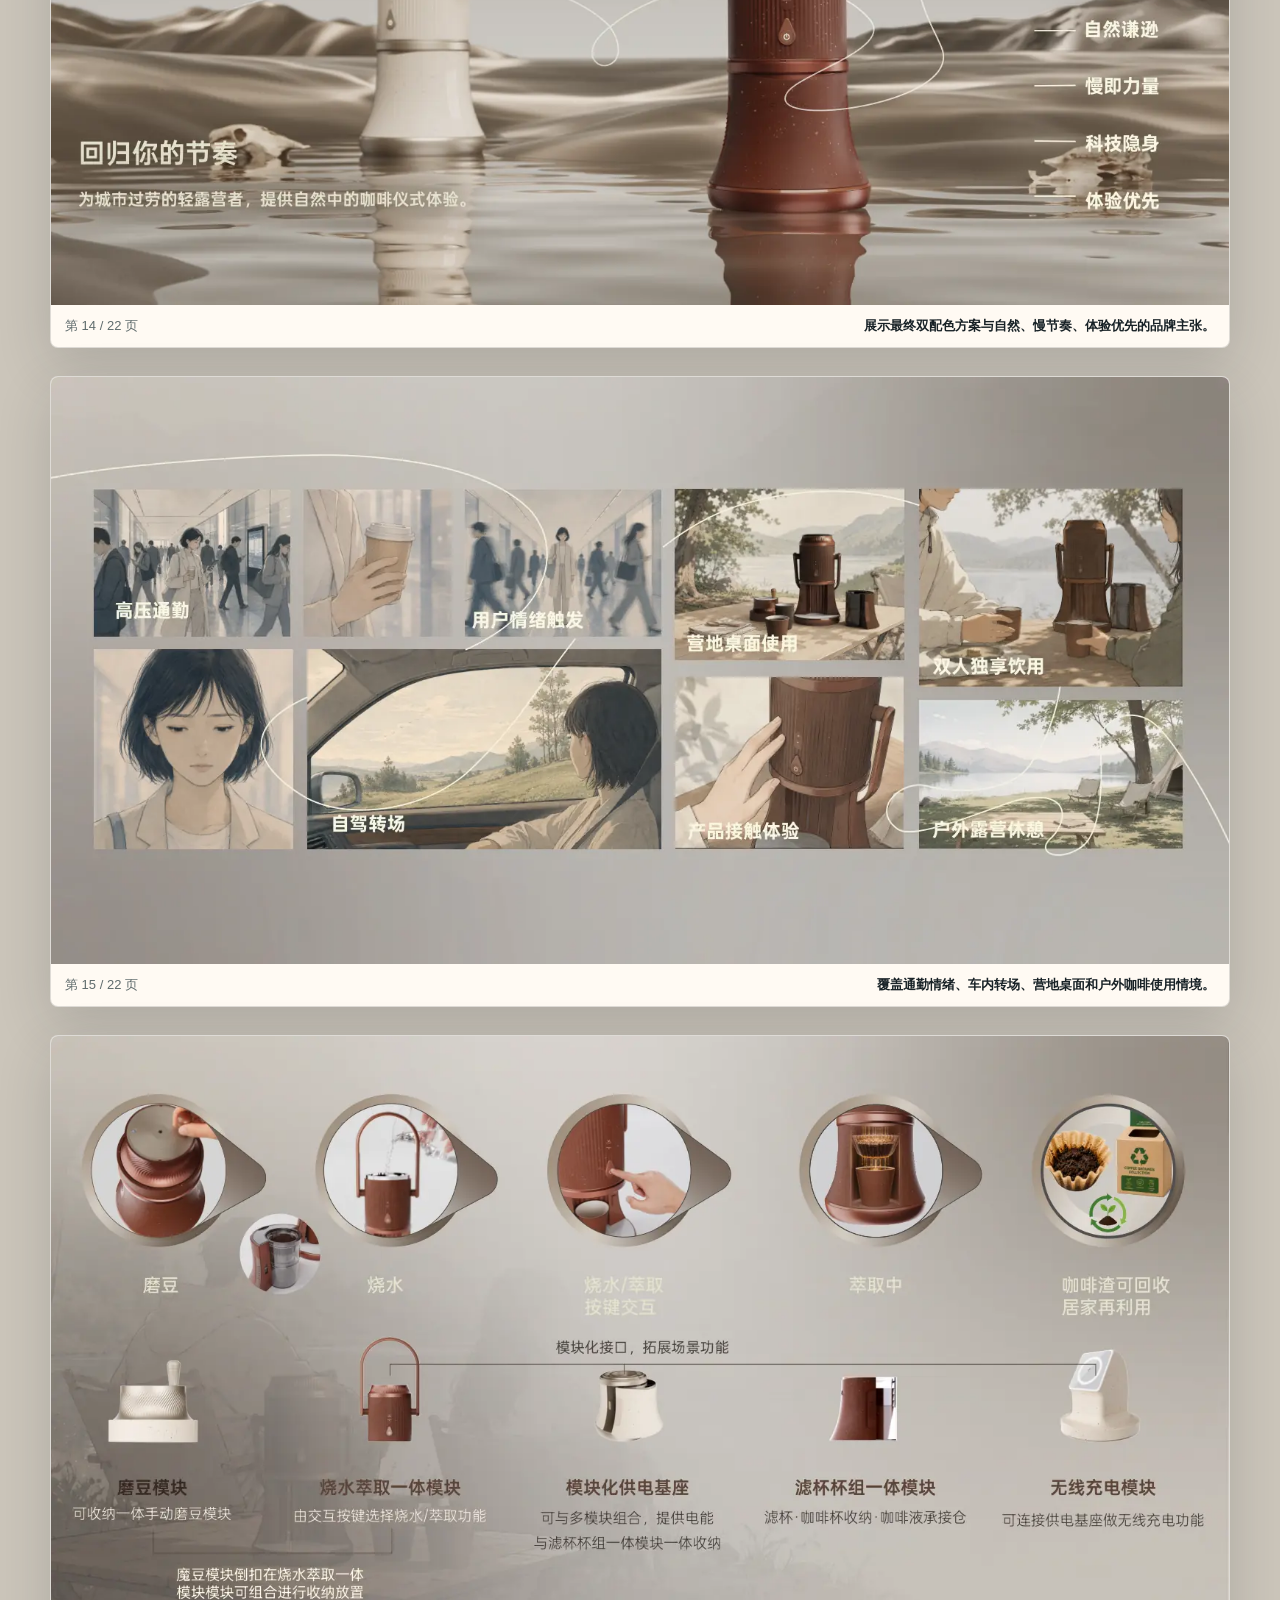
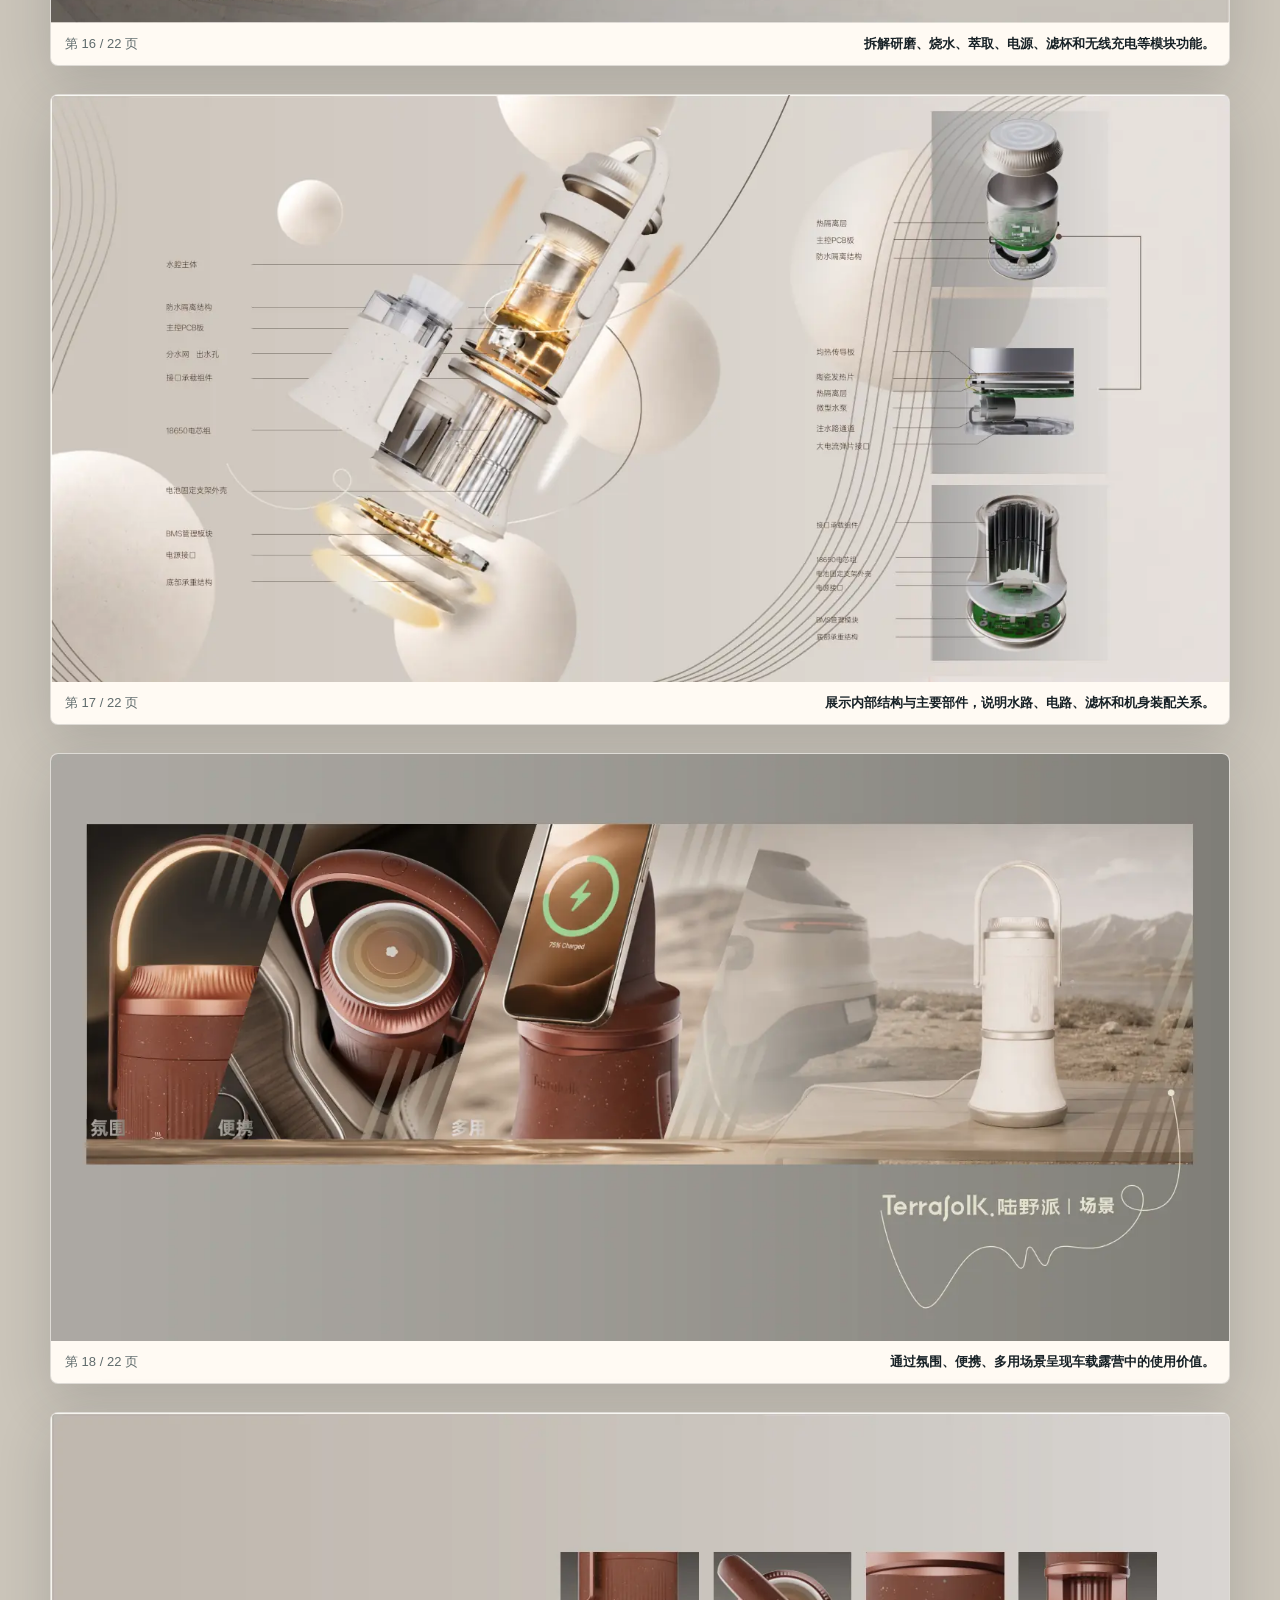
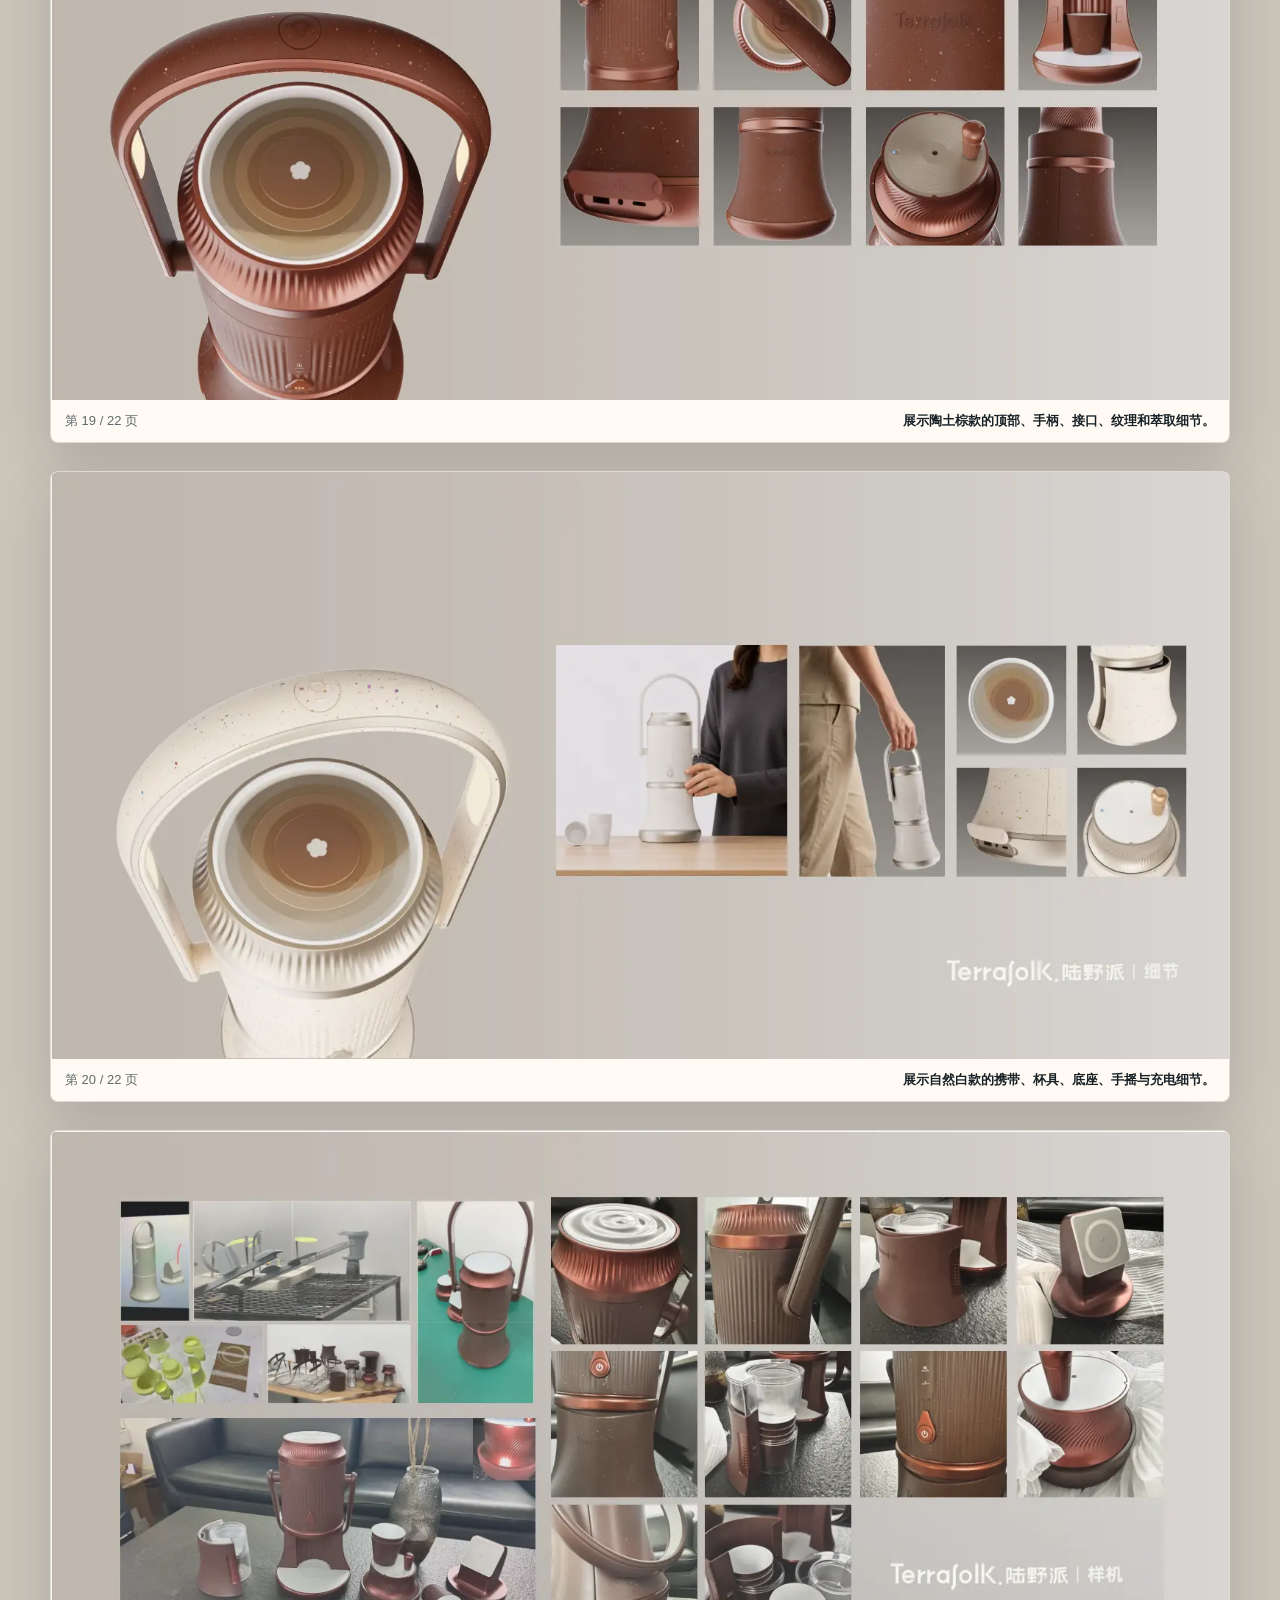
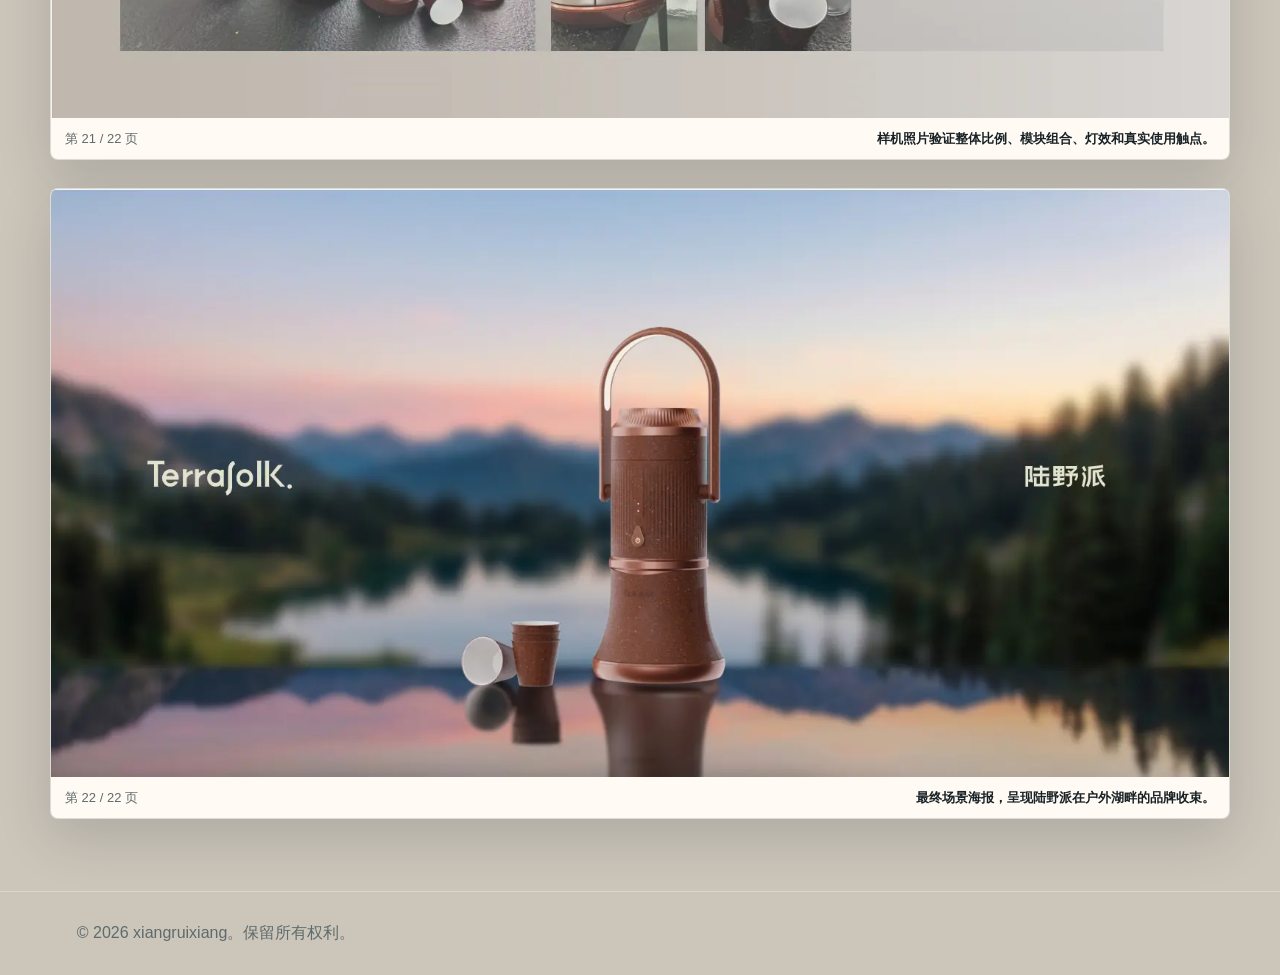
<file: luyepai.html>
<!DOCTYPE html>
<html lang="zh-CN">
  <head>
    <meta charset="UTF-8" />
    <meta name="viewport" content="width=device-width, initial-scale=1.0" />
    <title>陆野派车载露营手冲咖啡机 | xiangruixiang</title>
    <meta
      name="description"
      content="陆野派车载露营手冲咖啡机项目报告册。"
    />
    <link rel="stylesheet" href="styles.css?v=pm-positioning" />
  </head>
  <body class="project-detail-page">
    <header class="site-header">
      <a class="brand" href="index.html" aria-label="返回首页">xiangruixiang</a>
      <nav class="site-nav" aria-label="项目导航">
        <a href="index.html#portfolio">返回作品集</a>
        <a href="index.html#contact">联系</a>
      </nav>
    </header>

    <main>
      <section class="report-hero" aria-labelledby="report-title">
        <p class="eyebrow">Product System Design</p>
        <h1 id="report-title">陆野派车载露营手冲咖啡机</h1>
        <p>毕业设计 / 用户研究 / 产品系统设计</p>
      </section>

      <section class="project-brief" aria-label="陆野派项目摘要">
        <dl>
          <div>
            <dt>目标用户</dt>
            <dd>28-38 岁新能源车主与车载露营用户。</dd>
          </div>
          <div>
            <dt>核心问题</dt>
            <dd>露营手冲咖啡存在供能、收纳、出品稳定性、多人共饮和桌面秩序问题。</dd>
          </div>
          <div>
            <dt>产品定义</dt>
            <dd>构建一套车载露营手冲咖啡系统，整合研磨、加热、萃取、杯组收纳、V2L 供电、氛围灯和无线充电等模块。</dd>
          </div>
          <div>
            <dt>我的产出</dt>
            <dd>用户研究、竞品分析、场景定义、功能架构、使用流程、CMF、结构表达、实物模型与完整设计报告。</dd>
          </div>
        </dl>
      </section>

      <section class="static-report-gallery" aria-label="陆野派项目报告册页面">
        <figure class="static-report-page">
          <img src="assets/luyepai-report/page-01.webp" alt="陆野派项目报告册第 1 页" width="1600" height="798" />
          <figcaption><span>第 1 / 22 页</span><span class="report-page-summary">项目封面与品牌化手冲咖啡机设计主题。</span></figcaption>
        </figure>
        <figure class="static-report-page">
          <img src="assets/luyepai-report/page-02.webp" alt="陆野派项目报告册第 2 页" width="1600" height="798" loading="lazy" />
          <figcaption><span>第 2 / 22 页</span><span class="report-page-summary">报告目录，梳理市场、用户、竞品、方案与展示章节。</span></figcaption>
        </figure>
        <figure class="static-report-page">
          <img src="assets/luyepai-report/page-03.webp" alt="陆野派项目报告册第 3 页" width="1600" height="798" loading="lazy" />
          <figcaption><span>第 3 / 22 页</span><span class="report-page-summary">双配色产品主视觉，建立陆野派的户外咖啡形象。</span></figcaption>
        </figure>
        <figure class="static-report-page">
          <img src="assets/luyepai-report/page-04.webp" alt="陆野派项目报告册第 4 页" width="1600" height="798" loading="lazy" />
          <figcaption><span>第 4 / 22 页</span><span class="report-page-summary">从户外咖啡行为提炼低负担、可参与、可共享的体验定位。</span></figcaption>
        </figure>
        <figure class="static-report-page">
          <img src="assets/luyepai-report/page-05.webp" alt="陆野派项目报告册第 5 页" width="1600" height="798" loading="lazy" />
          <figcaption><span>第 5 / 22 页</span><span class="report-page-summary">咖啡消费与户外市场增长，验证车载露营咖啡机会。</span></figcaption>
        </figure>
        <figure class="static-report-page">
          <img src="assets/luyepai-report/page-06.webp" alt="陆野派项目报告册第 6 页" width="1600" height="798" loading="lazy" />
          <figcaption><span>第 6 / 22 页</span><span class="report-page-summary">聚焦车载露营桌面场景，提出便携、可复现、多人共享设计机会。</span></figcaption>
        </figure>
        <figure class="static-report-page">
          <img src="assets/luyepai-report/page-07.webp" alt="陆野派项目报告册第 7 页" width="1600" height="798" loading="lazy" />
          <figcaption><span>第 7 / 22 页</span><span class="report-page-summary">拆解露营咖啡行为类型，明确从搭营到分享的活动节点。</span></figcaption>
        </figure>
        <figure class="static-report-page">
          <img src="assets/luyepai-report/page-08.webp" alt="陆野派项目报告册第 8 页" width="1600" height="798" loading="lazy" />
          <figcaption><span>第 8 / 22 页</span><span class="report-page-summary">定位 28-38 岁新能源车主，梳理动机、场景和使用方式。</span></figcaption>
        </figure>
        <figure class="static-report-page">
          <img src="assets/luyepai-report/page-09.webp" alt="陆野派项目报告册第 9 页" width="1600" height="798" loading="lazy" />
          <figcaption><span>第 9 / 22 页</span><span class="report-page-summary">竞品对比指出便携、稳定、参与和共享体验的系统缺口。</span></figcaption>
        </figure>
        <figure class="static-report-page">
          <img src="assets/luyepai-report/page-10.webp" alt="陆野派项目报告册第 10 页" width="1600" height="798" loading="lazy" />
          <figcaption><span>第 10 / 22 页</span><span class="report-page-summary">将功能需求转化为场景驱动、体验优先的品牌化产品逻辑。</span></figcaption>
        </figure>
        <figure class="static-report-page">
          <img src="assets/luyepai-report/page-11.webp" alt="陆野派项目报告册第 11 页" width="1600" height="798" loading="lazy" />
          <figcaption><span>第 11 / 22 页</span><span class="report-page-summary">通过手绘草图探索造型比例、模块组合和交互细节。</span></figcaption>
        </figure>
        <figure class="static-report-page">
          <img src="assets/luyepai-report/page-12.webp" alt="陆野派项目报告册第 12 页" width="1600" height="798" loading="lazy" />
          <figcaption><span>第 12 / 22 页</span><span class="report-page-summary">记录从功能结构到品牌化整合的方案迭代与优化方向。</span></figcaption>
        </figure>
        <figure class="static-report-page">
          <img src="assets/luyepai-report/page-13.webp" alt="陆野派项目报告册第 13 页" width="1600" height="798" loading="lazy" />
          <figcaption><span>第 13 / 22 页</span><span class="report-page-summary">以陶土棕与自然白建立温润、户外、咖啡文化的 CMF 方向。</span></figcaption>
        </figure>
        <figure class="static-report-page">
          <img src="assets/luyepai-report/page-14.webp" alt="陆野派项目报告册第 14 页" width="1600" height="798" loading="lazy" />
          <figcaption><span>第 14 / 22 页</span><span class="report-page-summary">展示最终双配色方案与自然、慢节奏、体验优先的品牌主张。</span></figcaption>
        </figure>
        <figure class="static-report-page">
          <img src="assets/luyepai-report/page-15.webp" alt="陆野派项目报告册第 15 页" width="1600" height="798" loading="lazy" />
          <figcaption><span>第 15 / 22 页</span><span class="report-page-summary">覆盖通勤情绪、车内转场、营地桌面和户外咖啡使用情境。</span></figcaption>
        </figure>
        <figure class="static-report-page">
          <img src="assets/luyepai-report/page-16.webp" alt="陆野派项目报告册第 16 页" width="1600" height="798" loading="lazy" />
          <figcaption><span>第 16 / 22 页</span><span class="report-page-summary">拆解研磨、烧水、萃取、电源、滤杯和无线充电等模块功能。</span></figcaption>
        </figure>
        <figure class="static-report-page">
          <img src="assets/luyepai-report/page-17.webp" alt="陆野派项目报告册第 17 页" width="1600" height="798" loading="lazy" />
          <figcaption><span>第 17 / 22 页</span><span class="report-page-summary">展示内部结构与主要部件，说明水路、电路、滤杯和机身装配关系。</span></figcaption>
        </figure>
        <figure class="static-report-page">
          <img src="assets/luyepai-report/page-18.webp" alt="陆野派项目报告册第 18 页" width="1600" height="798" loading="lazy" />
          <figcaption><span>第 18 / 22 页</span><span class="report-page-summary">通过氛围、便携、多用场景呈现车载露营中的使用价值。</span></figcaption>
        </figure>
        <figure class="static-report-page">
          <img src="assets/luyepai-report/page-19.webp" alt="陆野派项目报告册第 19 页" width="1600" height="798" loading="lazy" />
          <figcaption><span>第 19 / 22 页</span><span class="report-page-summary">展示陶土棕款的顶部、手柄、接口、纹理和萃取细节。</span></figcaption>
        </figure>
        <figure class="static-report-page">
          <img src="assets/luyepai-report/page-20.webp" alt="陆野派项目报告册第 20 页" width="1600" height="798" loading="lazy" />
          <figcaption><span>第 20 / 22 页</span><span class="report-page-summary">展示自然白款的携带、杯具、底座、手摇与充电细节。</span></figcaption>
        </figure>
        <figure class="static-report-page">
          <img src="assets/luyepai-report/page-21.webp" alt="陆野派项目报告册第 21 页" width="1600" height="798" loading="lazy" />
          <figcaption><span>第 21 / 22 页</span><span class="report-page-summary">样机照片验证整体比例、模块组合、灯效和真实使用触点。</span></figcaption>
        </figure>
        <figure class="static-report-page">
          <img src="assets/luyepai-report/page-23.webp" alt="陆野派项目报告册第 22 页" width="1600" height="798" loading="lazy" />
          <figcaption><span>第 22 / 22 页</span><span class="report-page-summary">最终场景海报，呈现陆野派在户外湖畔的品牌收束。</span></figcaption>
        </figure>
      </section>
    </main>

    <footer class="site-footer">
      <p>© <span id="year"></span> xiangruixiang。保留所有权利。</p>
    </footer>

    <script src="script.js?v=static-report"></script>
  </body>
</html>
</file>
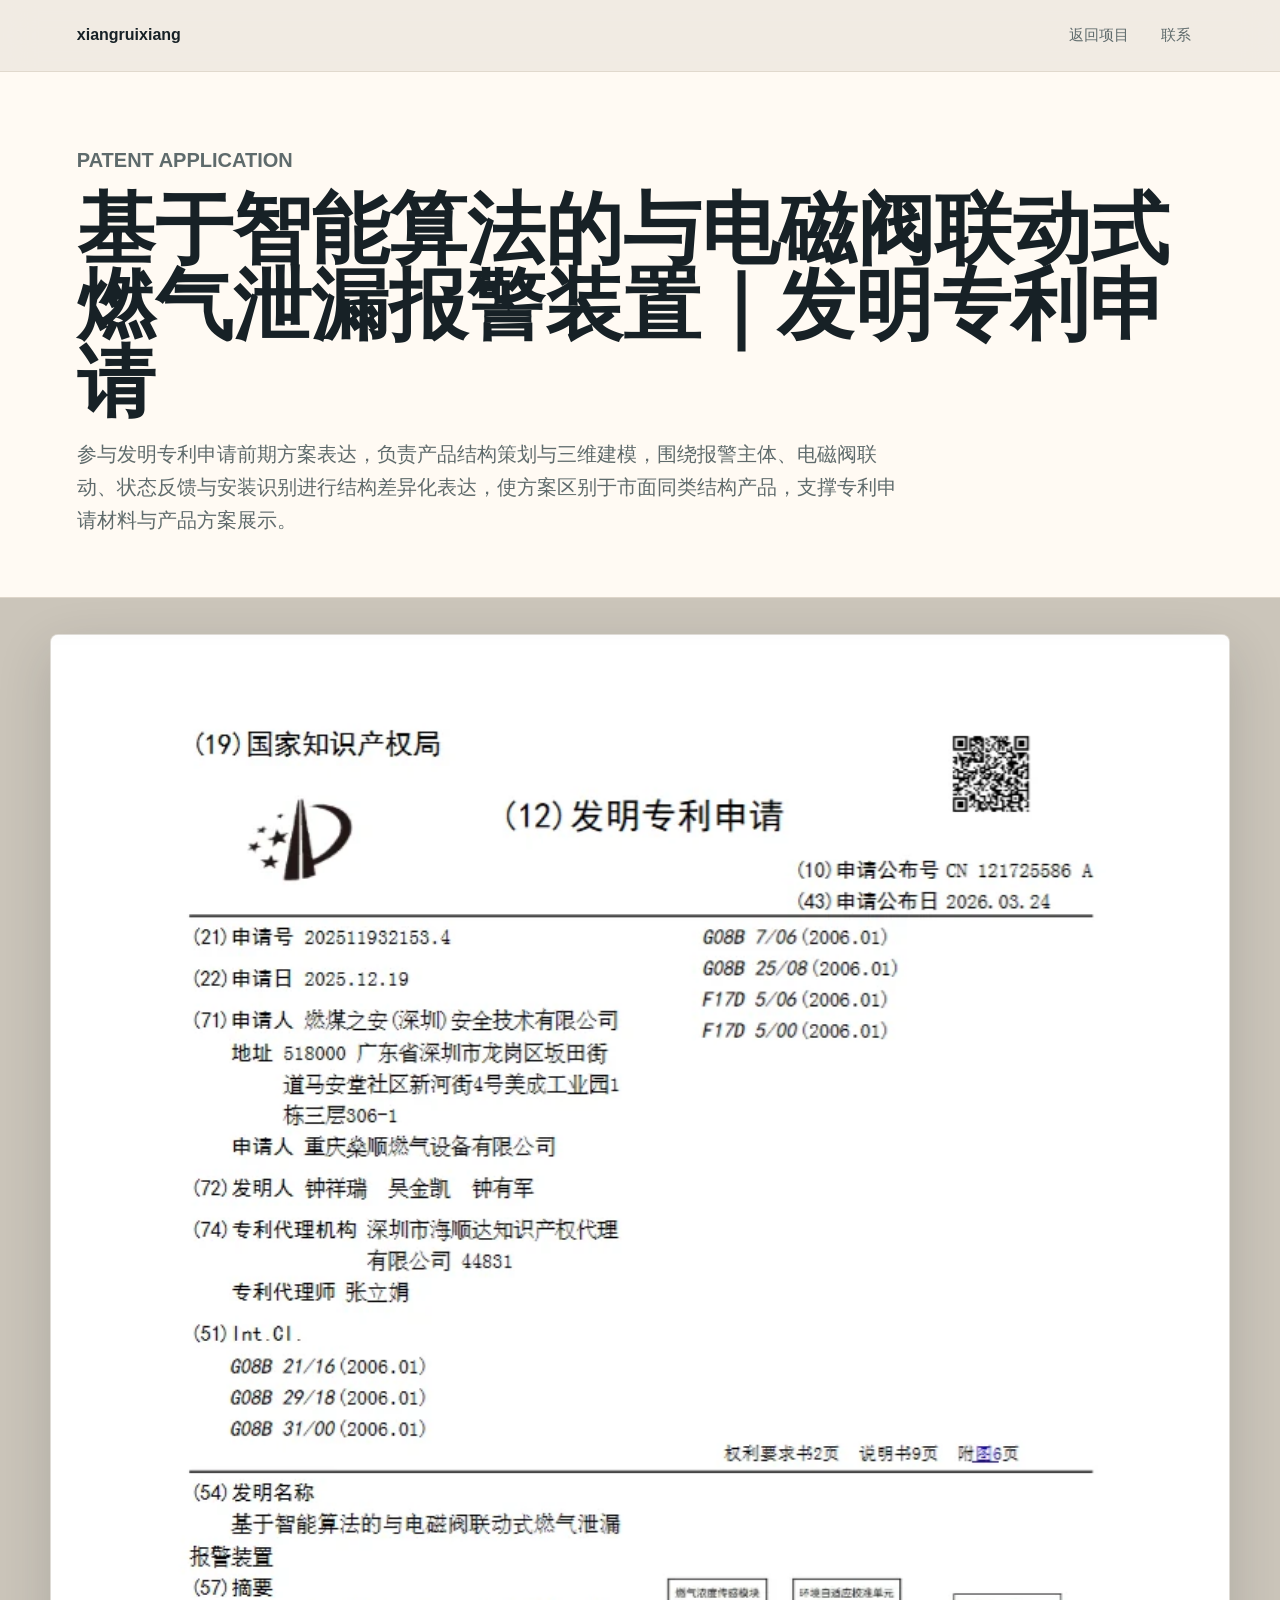
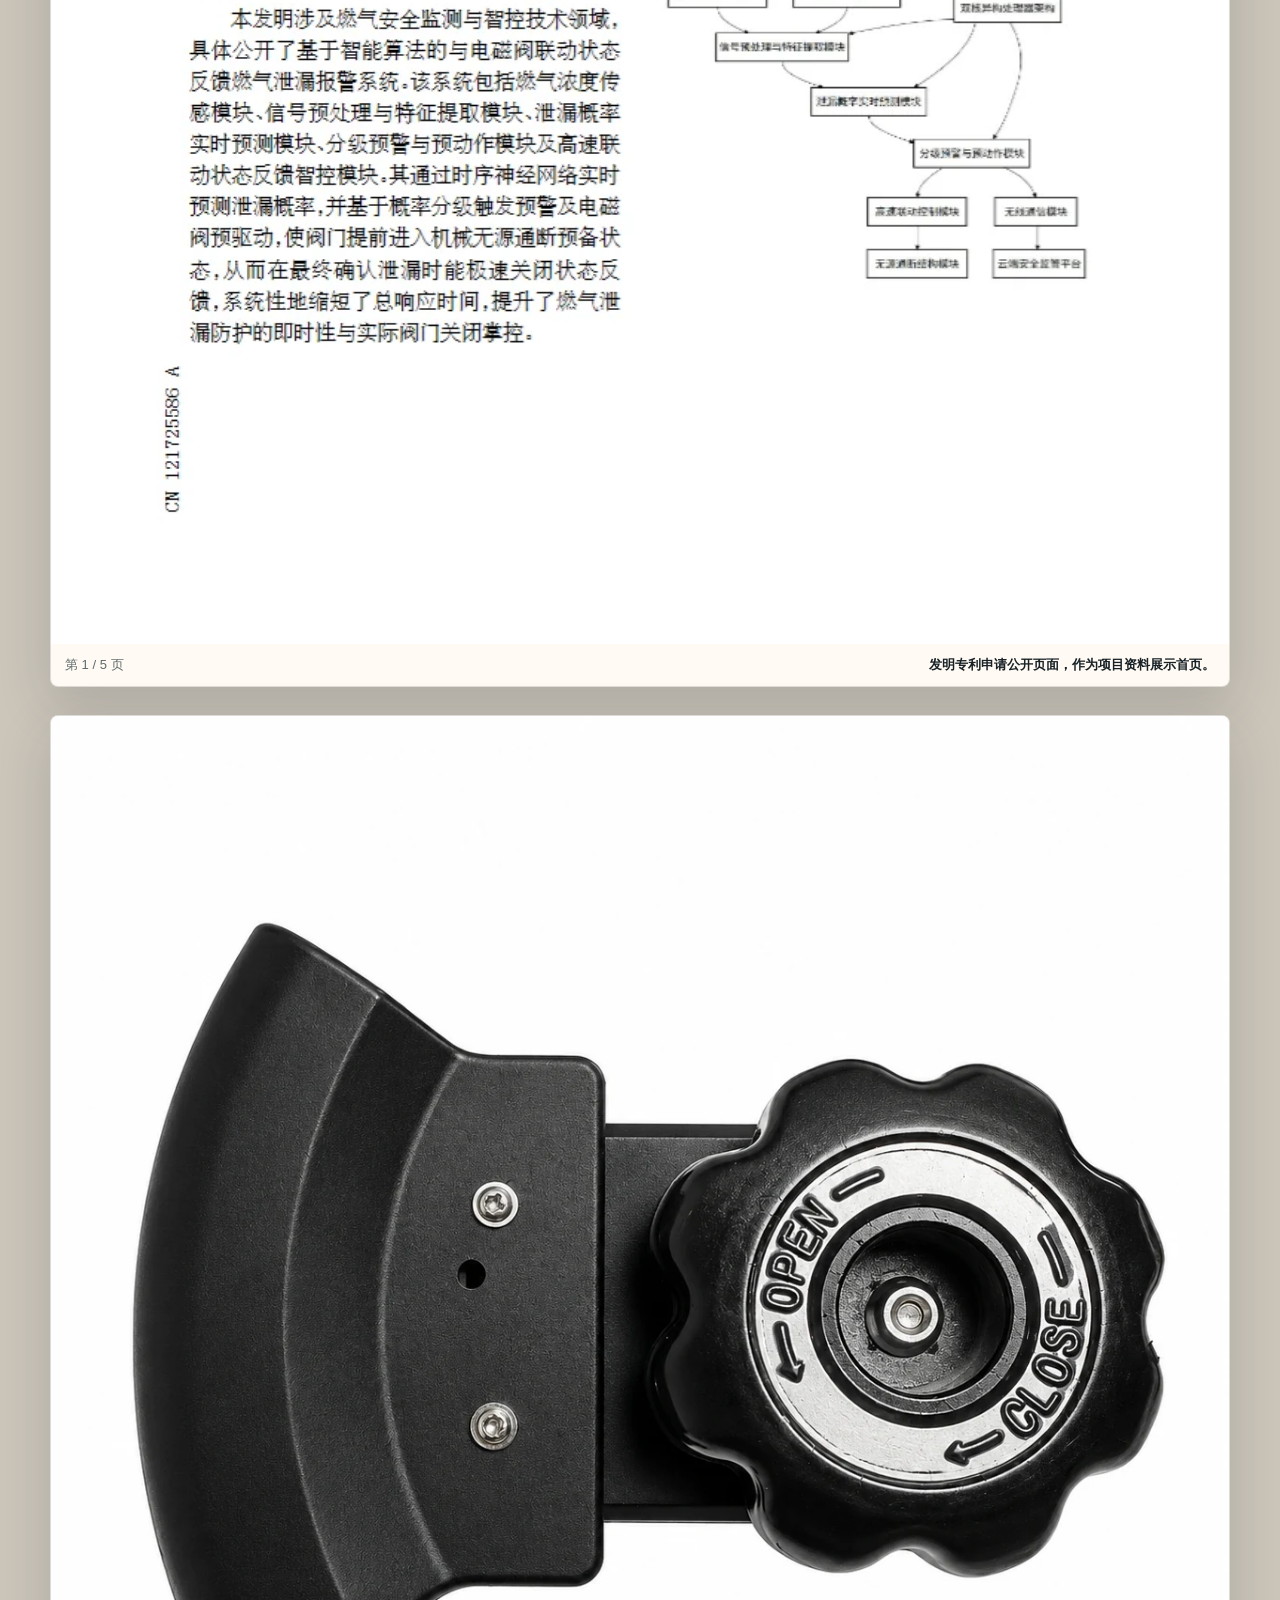
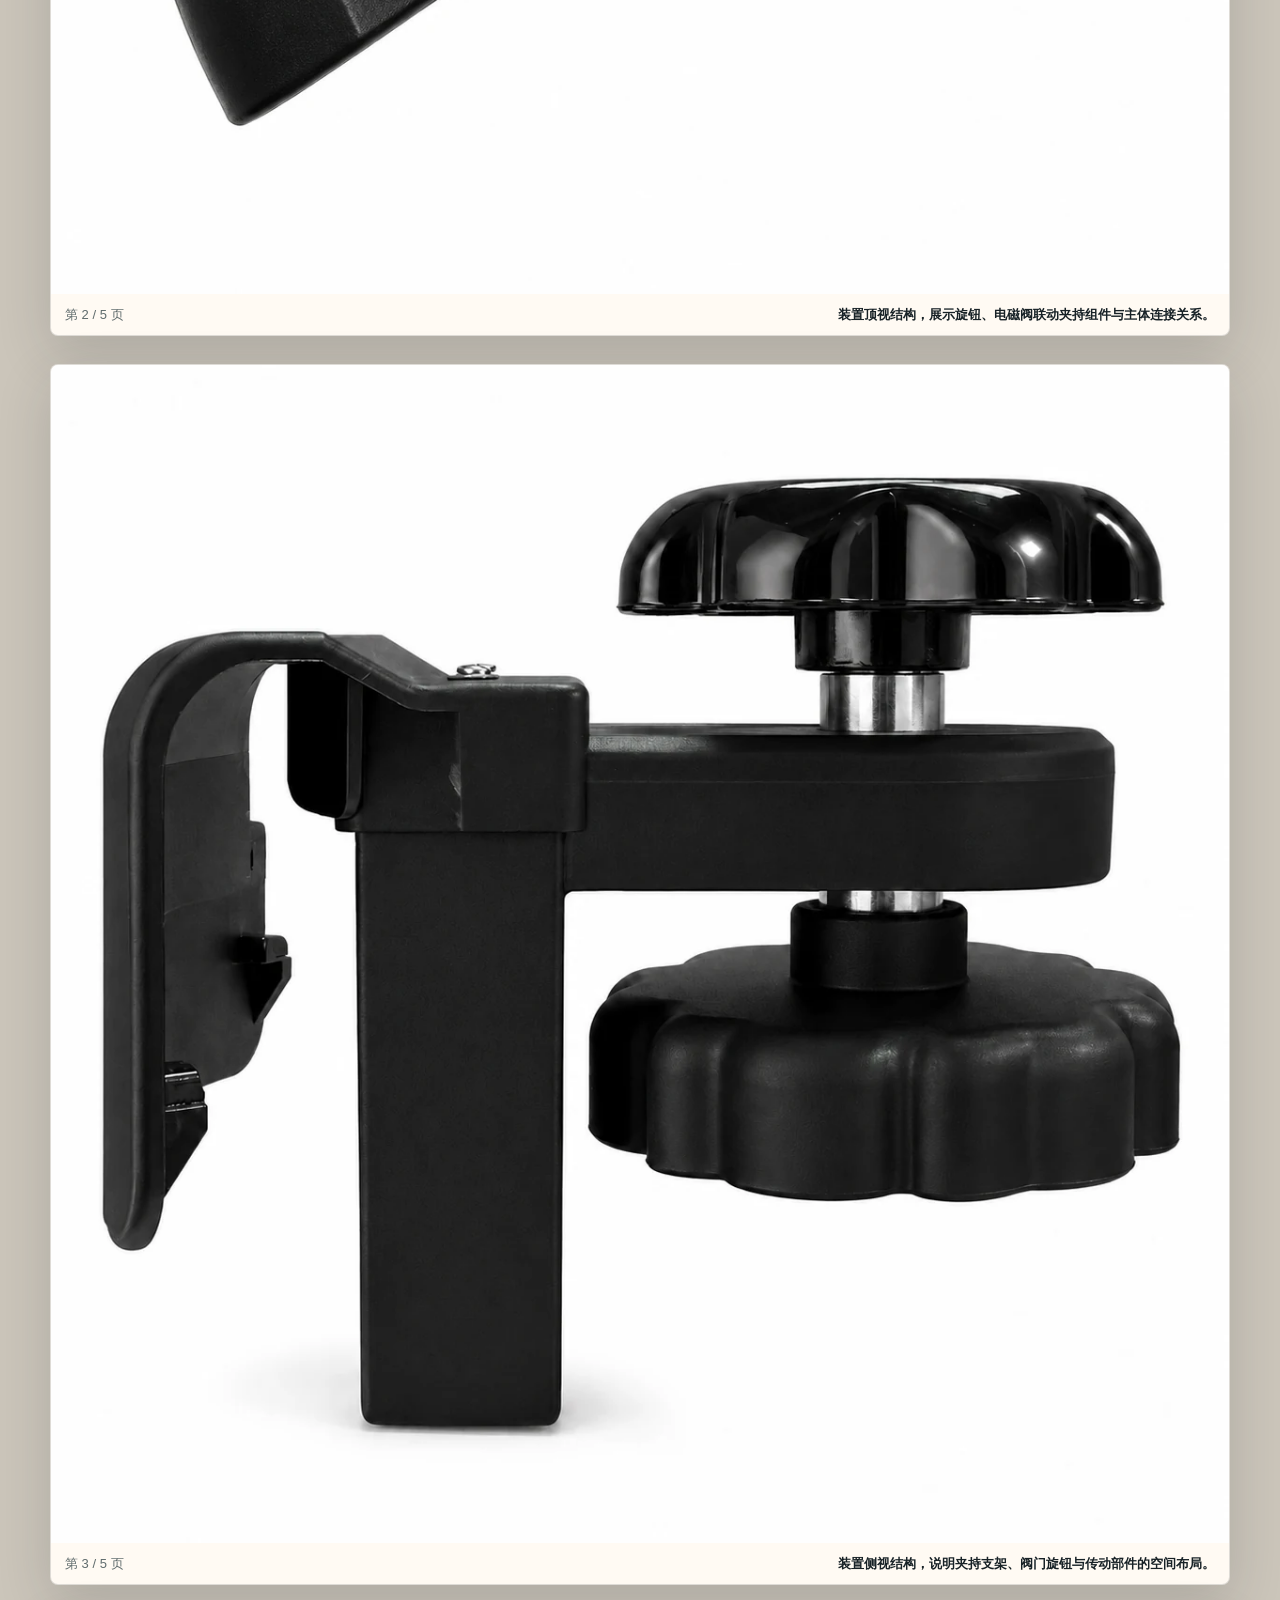
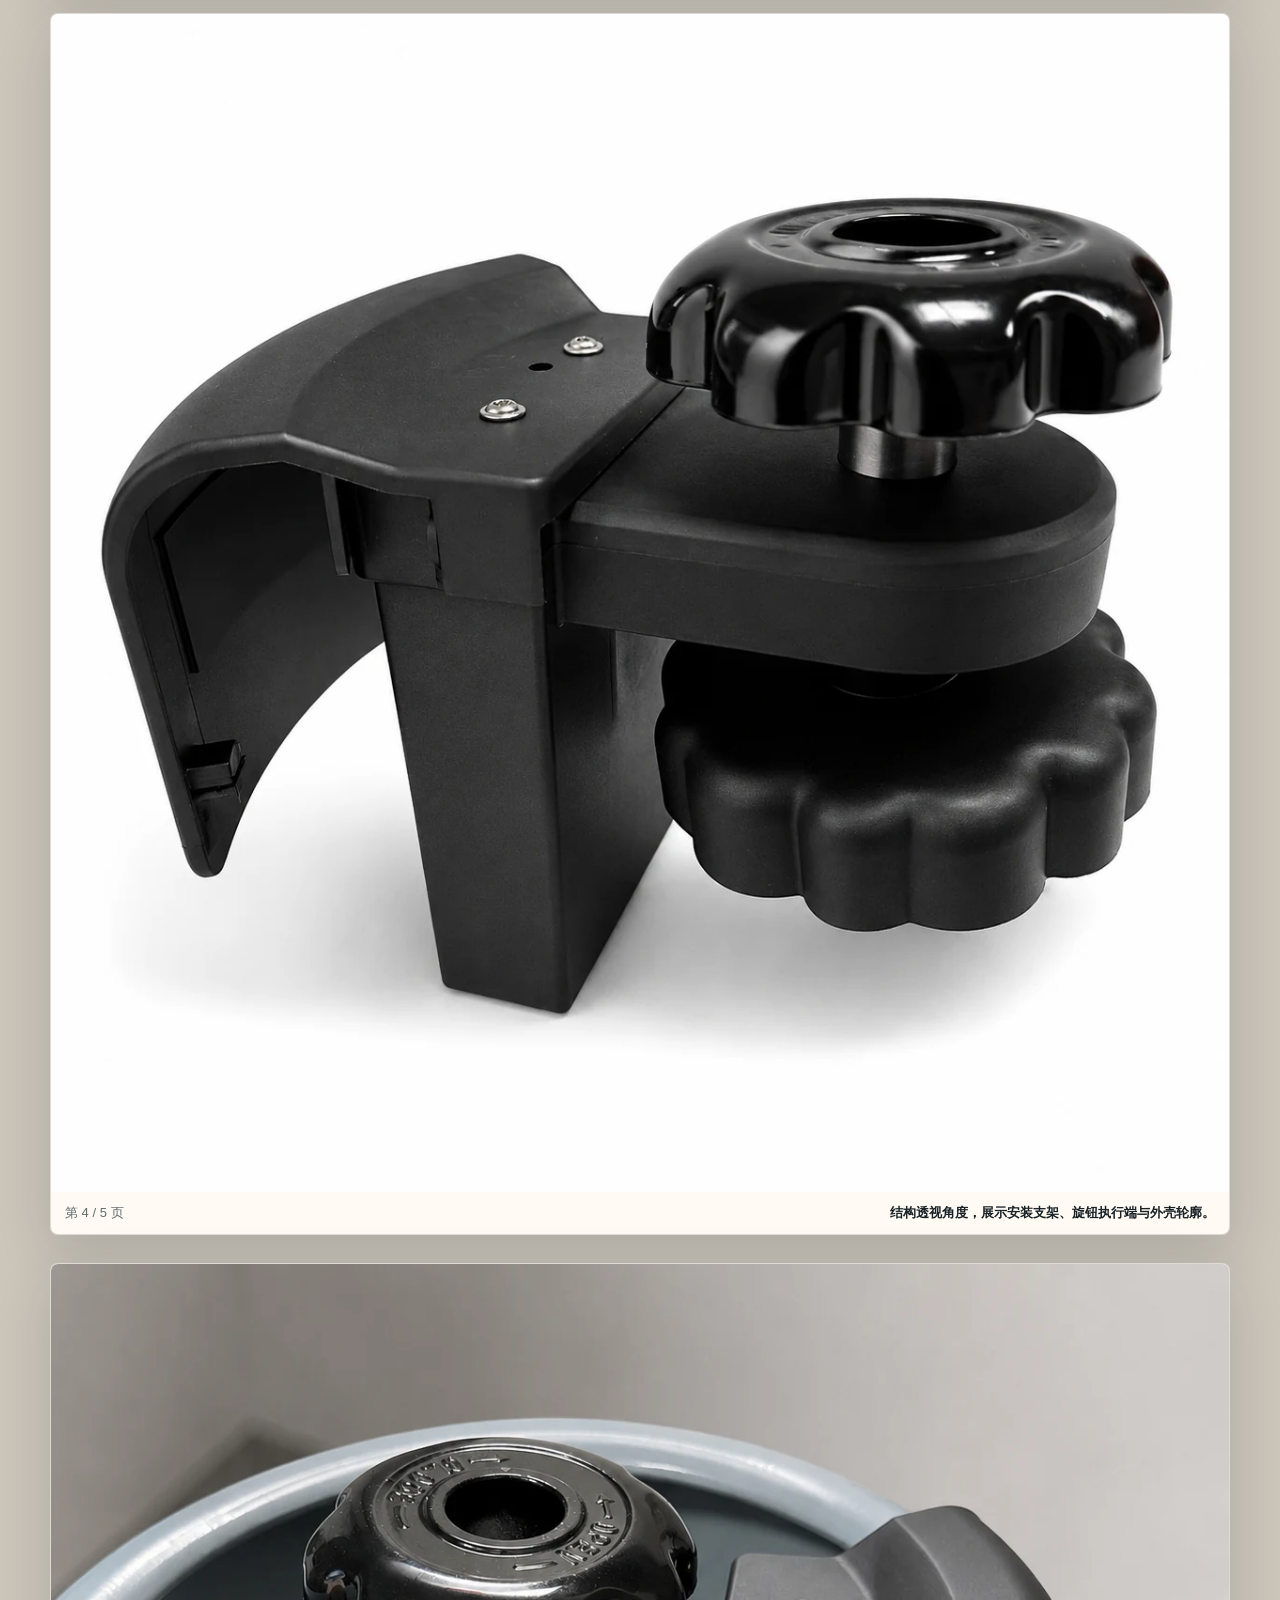
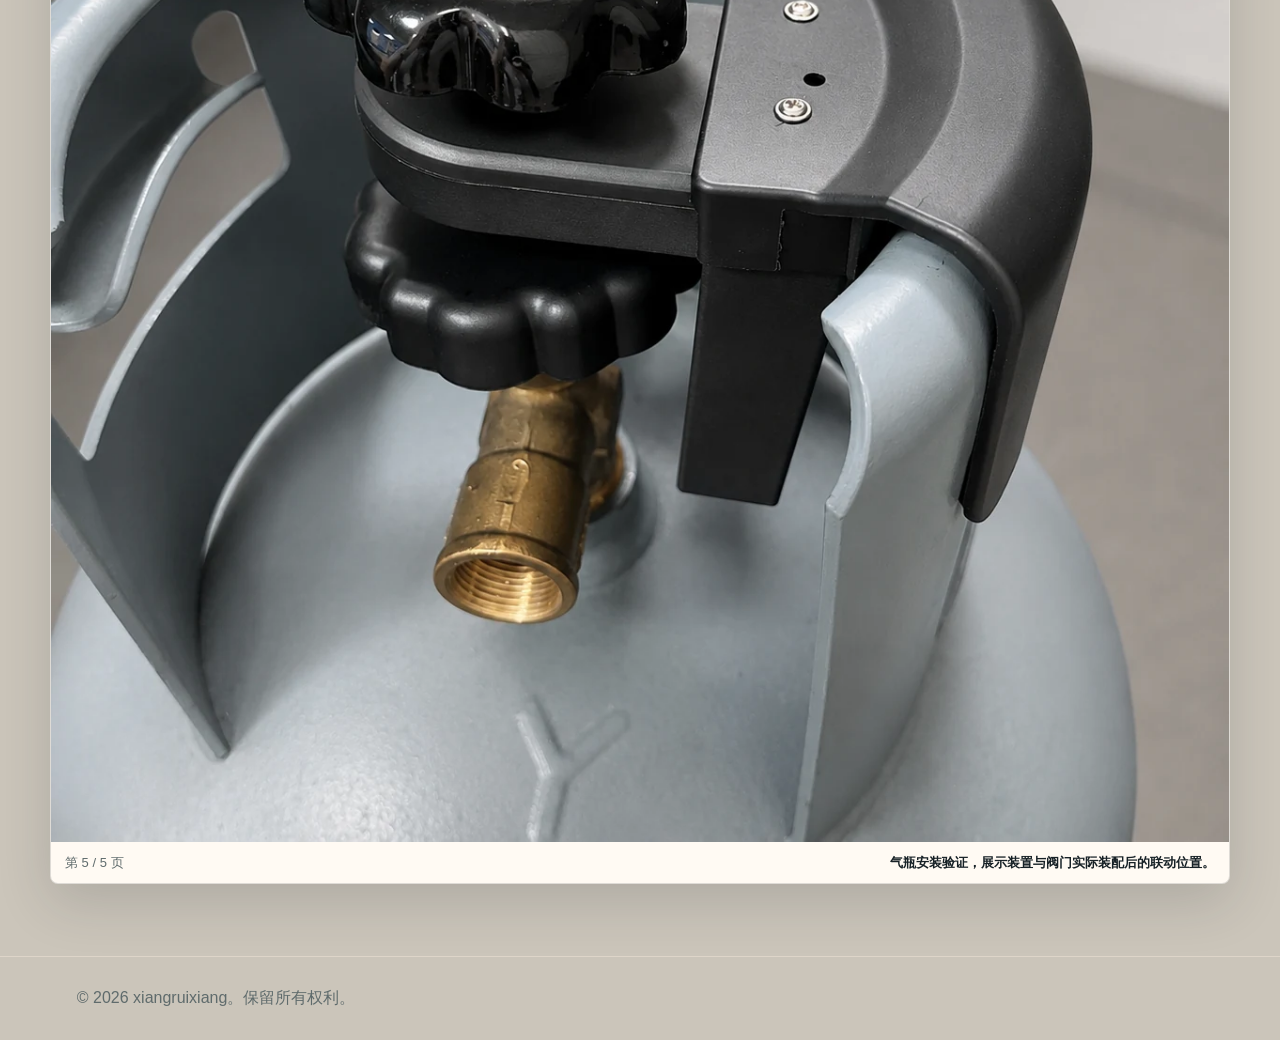
<file: patent.html>
<!DOCTYPE html>
<html lang="zh-CN">
  <head>
    <meta charset="UTF-8" />
    <meta name="viewport" content="width=device-width, initial-scale=1.0" />
    <title>燃气泄漏报警与电磁阀联动装置 | xiangruixiang</title>
    <meta
      name="description"
      content="基于智能算法的与电磁阀联动式燃气泄漏报警装置发明专利申请资料展示。"
    />
    <link rel="stylesheet" href="styles.css?v=patent-actuator-report" />
  </head>
  <body class="project-detail-page">
    <header class="site-header">
      <a class="brand" href="index.html" aria-label="返回首页">xiangruixiang</a>
      <nav class="site-nav" aria-label="项目导航">
        <a href="index.html#projects">返回项目</a>
        <a href="index.html#contact">联系</a>
      </nav>
    </header>

    <main>
      <section class="report-hero" aria-labelledby="patent-title">
        <p class="eyebrow">Patent Application</p>
        <h1 id="patent-title">基于智能算法的与电磁阀联动式燃气泄漏报警装置｜发明专利申请</h1>
        <p>
          参与发明专利申请前期方案表达，负责产品结构策划与三维建模，围绕报警主体、电磁阀联动、状态反馈与安装识别进行结构差异化表达，使方案区别于市面同类结构产品，支撑专利申请材料与产品方案展示。
        </p>
      </section>

      <section class="static-report-gallery" aria-label="燃气泄漏报警与电磁阀联动装置专利资料">
        <figure class="static-report-page">
          <img
            src="assets/awards/gas-leakage-patent-application.webp"
            alt="基于智能算法的与电磁阀联动式燃气泄漏报警装置发明专利申请公开页面"
            width="793"
            height="1083"
          />
          <figcaption><span>第 1 / 5 页</span><span class="report-page-summary">发明专利申请公开页面，作为项目资料展示首页。</span></figcaption>
        </figure>
        <figure class="static-report-page">
          <img
            src="assets/patent-actuator-report/02-top-view.webp"
            alt="燃气泄漏报警与电磁阀联动装置结构顶视图"
            width="1254"
            height="1254"
            loading="lazy"
          />
          <figcaption><span>第 2 / 5 页</span><span class="report-page-summary">装置顶视结构，展示旋钮、电磁阀联动夹持组件与主体连接关系。</span></figcaption>
        </figure>
        <figure class="static-report-page">
          <img
            src="assets/patent-actuator-report/03-side-view.webp"
            alt="燃气泄漏报警与电磁阀联动装置结构侧视图"
            width="1254"
            height="1254"
            loading="lazy"
          />
          <figcaption><span>第 3 / 5 页</span><span class="report-page-summary">装置侧视结构，说明夹持支架、阀门旋钮与传动部件的空间布局。</span></figcaption>
        </figure>
        <figure class="static-report-page">
          <img
            src="assets/patent-actuator-report/04-perspective-view.webp"
            alt="燃气泄漏报警与电磁阀联动装置结构透视角度图"
            width="1254"
            height="1254"
            loading="lazy"
          />
          <figcaption><span>第 4 / 5 页</span><span class="report-page-summary">结构透视角度，展示安装支架、旋钮执行端与外壳轮廓。</span></figcaption>
        </figure>
        <figure class="static-report-page">
          <img
            src="assets/patent-actuator-report/05-cylinder-installation.webp"
            alt="燃气泄漏报警与电磁阀联动装置气瓶安装验证图"
            width="1254"
            height="1254"
            loading="lazy"
          />
          <figcaption><span>第 5 / 5 页</span><span class="report-page-summary">气瓶安装验证，展示装置与阀门实际装配后的联动位置。</span></figcaption>
        </figure>
      </section>
    </main>

    <footer class="site-footer">
      <p>© <span id="year"></span> xiangruixiang。保留所有权利。</p>
    </footer>

    <script src="script.js?v=static-report"></script>
  </body>
</html>
</file>
<file: styles.css>
:root {
  --ink: #172126;
  --muted: #5f6b6c;
  --paper: #f7f2ea;
  --surface: #fffaf3;
  --line: #ded5c9;
  --teal: #27676b;
  --teal-dark: #16484c;
  --coral: #c46a4a;
  --gold: #b48a43;
  --white: #ffffff;
  --shadow: 0 22px 70px rgba(23, 33, 38, 0.14);
}

* {
  box-sizing: border-box;
}

html {
  scroll-behavior: smooth;
}

body {
  margin: 0;
  color: var(--ink);
  background: var(--paper);
  font-family: "Microsoft YaHei", "PingFang SC", "Hiragino Sans GB", Arial, sans-serif;
  line-height: 1.65;
}

a {
  color: inherit;
  text-decoration: none;
}

img {
  display: block;
  max-width: 100%;
}

.site-header {
  position: sticky;
  top: 0;
  z-index: 20;
  display: flex;
  align-items: center;
  justify-content: space-between;
  gap: 24px;
  min-height: 72px;
  padding: 0 6vw;
  background: rgba(247, 242, 234, 0.86);
  border-bottom: 1px solid rgba(222, 213, 201, 0.8);
  backdrop-filter: blur(16px);
}

.brand {
  font-weight: 800;
  letter-spacing: 0;
}

.site-nav {
  display: flex;
  align-items: center;
  gap: 8px;
}

.site-nav a {
  border-radius: 6px;
  color: var(--muted);
  font-size: 15px;
  font-weight: 500;
  padding: 8px 12px;
}

.site-nav a:hover,
.site-nav a.active {
  background: rgba(39, 103, 107, 0.1);
  color: var(--teal-dark);
}

.nav-toggle {
  display: none;
  width: 42px;
  height: 42px;
  place-items: center;
  padding: 0;
  border: 1px solid var(--line);
  border-radius: 6px;
  background: var(--surface);
}

.nav-toggle span {
  display: block;
  width: 18px;
  height: 2px;
  margin: 3px auto;
  background: var(--ink);
}

.hero {
  display: grid;
  grid-template-columns: minmax(0, 0.95fr) minmax(360px, 1.05fr);
  gap: 44px;
  align-items: center;
  min-height: calc(100vh - 72px);
  padding: 72px 6vw 58px;
}

.hero-copy {
  max-width: 720px;
}

.eyebrow {
  margin: 0 0 14px;
  color: var(--coral);
  font-size: 13px;
  font-weight: 800;
  letter-spacing: 0;
  text-transform: uppercase;
}

h1,
h2,
h3,
p {
  margin-top: 0;
}

h1 {
  max-width: 760px;
  margin-bottom: 22px;
  font-size: clamp(46px, 8vw, 92px);
  line-height: 0.98;
  letter-spacing: 0;
}

h2 {
  margin-bottom: 0;
  font-size: clamp(30px, 5vw, 56px);
  line-height: 1.08;
  letter-spacing: 0;
}

h3 {
  margin-bottom: 10px;
  font-size: 22px;
  line-height: 1.25;
}

.hero-lede {
  max-width: 620px;
  margin-bottom: 30px;
  color: var(--muted);
  font-size: clamp(18px, 2.2vw, 23px);
}

.hero-actions,
.contact-actions {
  display: flex;
  flex-wrap: wrap;
  gap: 12px;
  align-items: center;
}

.button {
  display: inline-flex;
  align-items: center;
  justify-content: center;
  min-height: 48px;
  border-radius: 7px;
  font-weight: 700;
  padding: 12px 20px;
  transition: transform 160ms ease, box-shadow 160ms ease, background 160ms ease;
}

.button:hover {
  transform: translateY(-1px);
}

.button.primary {
  background: var(--teal);
  color: var(--white);
  box-shadow: 0 14px 34px rgba(39, 103, 107, 0.24);
}

.button.primary:hover {
  background: var(--teal-dark);
}

.button.secondary {
  border: 1px solid var(--line);
  background: var(--surface);
  color: var(--ink);
}

.hero-stats {
  display: grid;
  grid-template-columns: repeat(3, minmax(0, 1fr));
  gap: 12px;
  max-width: 560px;
  margin: 42px 0 0;
}

.hero-stats div {
  min-height: 96px;
  padding: 16px;
  border-top: 1px solid var(--line);
}

.hero-stats dt {
  color: var(--teal-dark);
  font-size: 34px;
  font-weight: 800;
  line-height: 1;
}

.hero-stats dd {
  margin: 8px 0 0;
  color: var(--muted);
}

.hero-media {
  position: relative;
  overflow: hidden;
  margin: 0;
  border: 1px solid rgba(222, 213, 201, 0.86);
  border-radius: 8px;
  background: var(--surface);
  box-shadow: var(--shadow);
  aspect-ratio: 16 / 11;
}

.hero-media img {
  width: 100%;
  height: 100%;
  object-fit: cover;
}

.section {
  padding: 84px 6vw;
}

.intro-band {
  background: var(--ink);
  color: var(--surface);
}

.section-heading {
  display: grid;
  grid-template-columns: minmax(180px, 0.35fr) minmax(0, 0.65fr);
  gap: 36px;
  align-items: start;
  margin-bottom: 34px;
}

.intro-band .eyebrow {
  color: #d69a75;
}

.intro-band h2,
.intro-band p {
  color: var(--surface);
}

.about-grid {
  display: grid;
  grid-template-columns: repeat(2, minmax(0, 1fr));
  gap: 36px;
  max-width: 1080px;
  margin-left: auto;
  color: rgba(255, 250, 243, 0.82);
  font-size: 19px;
}

.resume-facts {
  display: grid;
  grid-template-columns: repeat(4, minmax(0, 1fr));
  gap: 1px;
  overflow: hidden;
  margin-top: 46px;
  border: 1px solid rgba(255, 250, 243, 0.16);
  border-radius: 8px;
  background: rgba(255, 250, 243, 0.16);
}

.resume-facts div {
  min-height: 128px;
  padding: 18px;
  background: rgba(255, 250, 243, 0.06);
}

.resume-facts span,
.resume-facts strong {
  display: block;
}

.resume-facts span {
  margin-bottom: 12px;
  color: rgba(255, 250, 243, 0.62);
  font-size: 13px;
  font-weight: 700;
}

.resume-facts strong {
  color: var(--surface);
  font-size: 17px;
  line-height: 1.45;
}

.project-list {
  display: grid;
  grid-template-columns: repeat(3, minmax(0, 1fr));
  gap: 18px;
}

.project-list-two {
  grid-template-columns: repeat(2, minmax(0, 1fr));
}

.project-section-secondary {
  background: #e8eee9;
}

.project-card {
  display: flex;
  min-height: 360px;
  flex-direction: column;
  justify-content: space-between;
  padding: 24px;
  border: 1px solid var(--line);
  border-radius: 8px;
  background: var(--surface);
}

.project-card-clickable {
  cursor: pointer;
  transition: border-color 160ms ease, box-shadow 160ms ease, transform 160ms ease;
}

.project-card-link {
  color: inherit;
  cursor: pointer;
  transition: border-color 160ms ease, box-shadow 160ms ease, transform 160ms ease;
}

.project-card-clickable:hover,
.project-card-clickable:focus,
.project-card-link:hover,
.project-card-link:focus {
  border-color: rgba(39, 103, 107, 0.42);
  box-shadow: 0 18px 48px rgba(23, 33, 38, 0.12);
  outline: none;
  transform: translateY(-2px);
}

.project-card p {
  color: var(--muted);
}

.project-kicker {
  margin-bottom: 8px;
  color: var(--gold);
  font-size: 13px;
  font-weight: 800;
}

.tags {
  display: flex;
  flex-wrap: wrap;
  gap: 8px;
  margin: 24px 0 0;
  padding: 0;
  list-style: none;
}

.tags li {
  border: 1px solid rgba(39, 103, 107, 0.18);
  border-radius: 999px;
  color: var(--teal-dark);
  font-size: 13px;
  font-weight: 700;
  padding: 5px 10px;
}

.project-detail-button {
  display: inline-flex;
  align-items: center;
  justify-content: center;
  align-self: flex-start;
  min-height: 42px;
  margin-top: 24px;
  padding: 9px 14px;
  border: 1px solid rgba(39, 103, 107, 0.28);
  border-radius: 7px;
  background: rgba(39, 103, 107, 0.08);
  color: var(--teal-dark);
  cursor: pointer;
  font: inherit;
  font-size: 14px;
  font-weight: 800;
}

.project-detail-button:hover {
  background: rgba(39, 103, 107, 0.14);
}

.split-section {
  background: #e8eee9;
}

.skill-columns {
  display: grid;
  grid-template-columns: repeat(4, minmax(0, 1fr));
  gap: 24px;
}

.skill-block {
  padding-top: 24px;
  border-top: 2px solid var(--teal);
}

.skill-block p {
  color: var(--muted);
}

.awards-section {
  background: var(--paper);
}

.award-list {
  display: grid;
  gap: 14px;
  max-width: 980px;
  margin: 0 0 0 auto;
  padding: 0;
  list-style: none;
}

.award-list li {
  padding: 18px 0 18px 22px;
  border-left: 3px solid var(--coral);
  color: var(--muted);
  font-size: 18px;
  background: linear-gradient(90deg, rgba(196, 106, 74, 0.08), rgba(196, 106, 74, 0));
}

.award-gallery {
  display: grid;
  grid-template-columns: repeat(3, minmax(0, 1fr));
  gap: 18px;
  max-width: 1180px;
  margin: 36px auto 0;
  align-items: stretch;
}

.award-stack {
  display: grid;
  gap: 14px;
  align-content: start;
  height: 100%;
}

.award-proof-card {
  display: flex;
  min-height: 0;
  flex-direction: column;
  overflow: hidden;
  margin: 0;
  border: 1px solid rgba(23, 33, 38, 0.14);
  border-radius: 8px;
  background: var(--surface);
  box-shadow: 0 18px 48px rgba(23, 33, 38, 0.1);
}

.award-proof-card img {
  flex: 0 0 auto;
  width: 100%;
  height: auto;
  background: var(--white);
  object-fit: contain;
  object-position: center;
}

.award-gallery > .award-proof-card {
  height: 100%;
}

.award-gallery > .award-proof-card img {
  flex: 1 1 auto;
  height: 0;
  min-height: 0;
}

.award-proof-card figcaption {
  display: flex;
  align-items: center;
  min-height: 68px;
  padding: 14px 16px;
  color: var(--ink);
  font-size: 15px;
  font-weight: 700;
  line-height: 1.45;
}

.contact-section {
  display: grid;
  grid-template-columns: minmax(0, 1fr) auto;
  gap: 36px;
  align-items: center;
  padding: 84px 6vw;
  background: var(--surface);
}

.contact-section h2 {
  max-width: 820px;
}

.contact-note {
  max-width: 820px;
  margin: 18px 0 0;
  color: var(--muted);
  font-size: 18px;
}

.text-link {
  color: var(--teal-dark);
  font-weight: 800;
  padding: 10px 0;
}

.text-link:hover {
  color: var(--coral);
}

.site-footer {
  padding: 28px 6vw;
  color: var(--muted);
  border-top: 1px solid var(--line);
}

.site-footer p {
  margin: 0;
}

.project-detail-page {
  background: #cbc5ba;
}

.report-hero {
  padding: 72px 6vw 40px;
  background: var(--surface);
  border-bottom: 1px solid var(--line);
}

.report-hero h1 {
  max-width: 1100px;
  margin-bottom: 18px;
  font-size: clamp(42px, 7vw, 78px);
}

.report-hero p {
  max-width: 820px;
  color: var(--muted);
  font-size: 20px;
}

.case-detail-grid {
  display: grid;
  grid-template-columns: repeat(3, minmax(0, 1fr));
  gap: 18px;
  width: min(1180px, calc(100% - 32px));
  margin: 0 auto;
  padding: 36px 0 72px;
}

.case-detail-card {
  min-height: 480px;
  padding: 26px;
  border: 1px solid rgba(23, 33, 38, 0.14);
  border-radius: 8px;
  background: var(--surface);
  box-shadow: 0 18px 54px rgba(23, 33, 38, 0.12);
}

.case-detail-card h2 {
  margin-bottom: 20px;
  font-size: clamp(24px, 3vw, 34px);
  line-height: 1.16;
}

.case-detail-card p {
  color: var(--muted);
}

.case-detail-card strong {
  color: var(--ink);
}

.project-brief {
  width: min(1180px, calc(100% - 32px));
  margin: 0 auto;
  padding: 36px 0 0;
}

.project-brief dl {
  display: grid;
  grid-template-columns: repeat(2, minmax(0, 1fr));
  gap: 1px;
  overflow: hidden;
  margin: 0;
  border: 1px solid rgba(23, 33, 38, 0.14);
  border-radius: 8px;
  background: rgba(23, 33, 38, 0.12);
}

.project-brief div {
  min-height: 148px;
  padding: 22px;
  background: var(--surface);
}

.project-brief dt {
  margin-bottom: 8px;
  color: var(--gold);
  font-size: 13px;
  font-weight: 800;
}

.project-brief dd {
  margin: 0;
  color: var(--muted);
  font-size: 17px;
}

.static-report-gallery {
  display: grid;
  gap: 28px;
  width: min(1180px, calc(100% - 32px));
  margin: 0 auto;
  padding: 36px 0 72px;
}

.static-report-page {
  margin: 0;
  overflow: hidden;
  border: 1px solid rgba(23, 33, 38, 0.14);
  border-radius: 8px;
  background: var(--surface);
  box-shadow: 0 18px 54px rgba(23, 33, 38, 0.16);
}

.static-report-page img {
  display: block;
  width: 100%;
  height: auto;
  object-fit: contain;
}

.static-report-page figcaption {
  display: flex;
  justify-content: space-between;
  gap: 18px;
  padding: 10px 14px;
  color: var(--muted);
  font-size: 13px;
}

.report-page-summary {
  max-width: 76%;
  color: var(--ink);
  font-weight: 700;
  text-align: right;
}

@media (max-width: 980px) {
  .hero {
    grid-template-columns: 1fr;
    min-height: auto;
    padding-top: 54px;
  }

  .hero-media {
    order: -1;
  }

  .section-heading,
  .about-grid,
  .resume-facts,
  .project-list,
  .skill-columns,
  .case-detail-grid,
  .project-brief dl,
  .award-gallery,
  .contact-section {
    grid-template-columns: 1fr;
  }

  .award-stack {
    gap: 18px;
    height: auto;
  }

  .award-gallery > .award-proof-card {
    height: auto;
  }

  .award-gallery > .award-proof-card img {
    flex: 0 0 auto;
    height: auto;
  }
}

@media (max-width: 720px) {
  .site-header {
    min-height: 64px;
  }

  .nav-toggle {
    display: block;
  }

  .site-nav {
    position: absolute;
    top: 64px;
    right: 6vw;
    left: 6vw;
    display: none;
    flex-direction: column;
    align-items: stretch;
    padding: 10px;
    border: 1px solid var(--line);
    border-radius: 8px;
    background: var(--surface);
    box-shadow: var(--shadow);
  }

  .site-nav.open {
    display: flex;
  }

  .project-detail-page .site-nav {
    position: static;
    display: flex;
    flex-direction: row;
    padding: 0;
    border: 0;
    background: transparent;
    box-shadow: none;
  }

  .site-nav a {
    padding: 12px;
  }

  .hero {
    padding: 36px 6vw 46px;
  }

  h1 {
    font-size: 44px;
  }

  .hero-stats {
    grid-template-columns: 1fr;
  }

  .hero-stats div {
    min-height: auto;
  }

  .section,
  .contact-section {
    padding-top: 58px;
    padding-bottom: 58px;
  }

  .project-card {
    min-height: 300px;
  }

  .report-hero {
    padding-top: 42px;
  }

  .report-hero h1 {
    font-size: 40px;
  }

  .static-report-gallery {
    width: min(100% - 20px, 1180px);
    gap: 18px;
    padding-top: 22px;
  }

  .static-report-page figcaption {
    flex-direction: column;
    gap: 4px;
  }

  .report-page-summary {
    max-width: none;
    text-align: left;
  }
}
</file>
